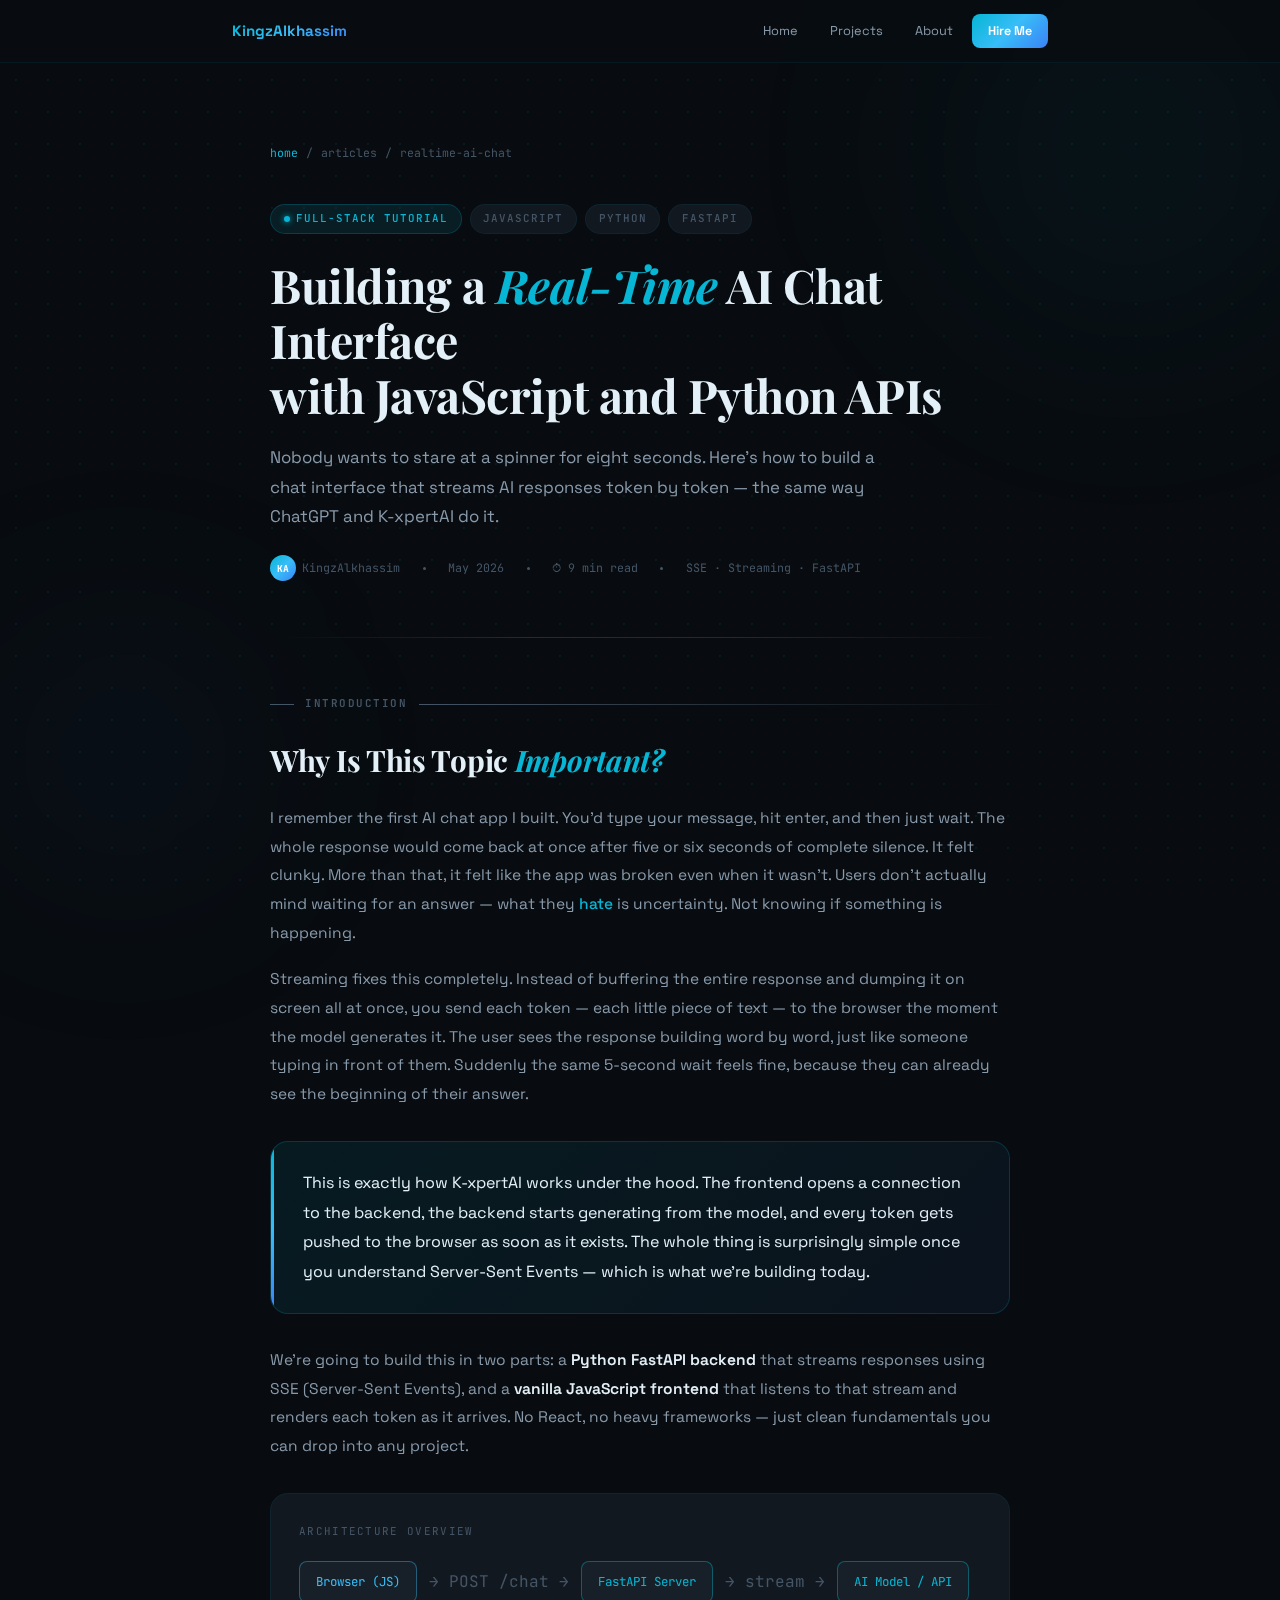
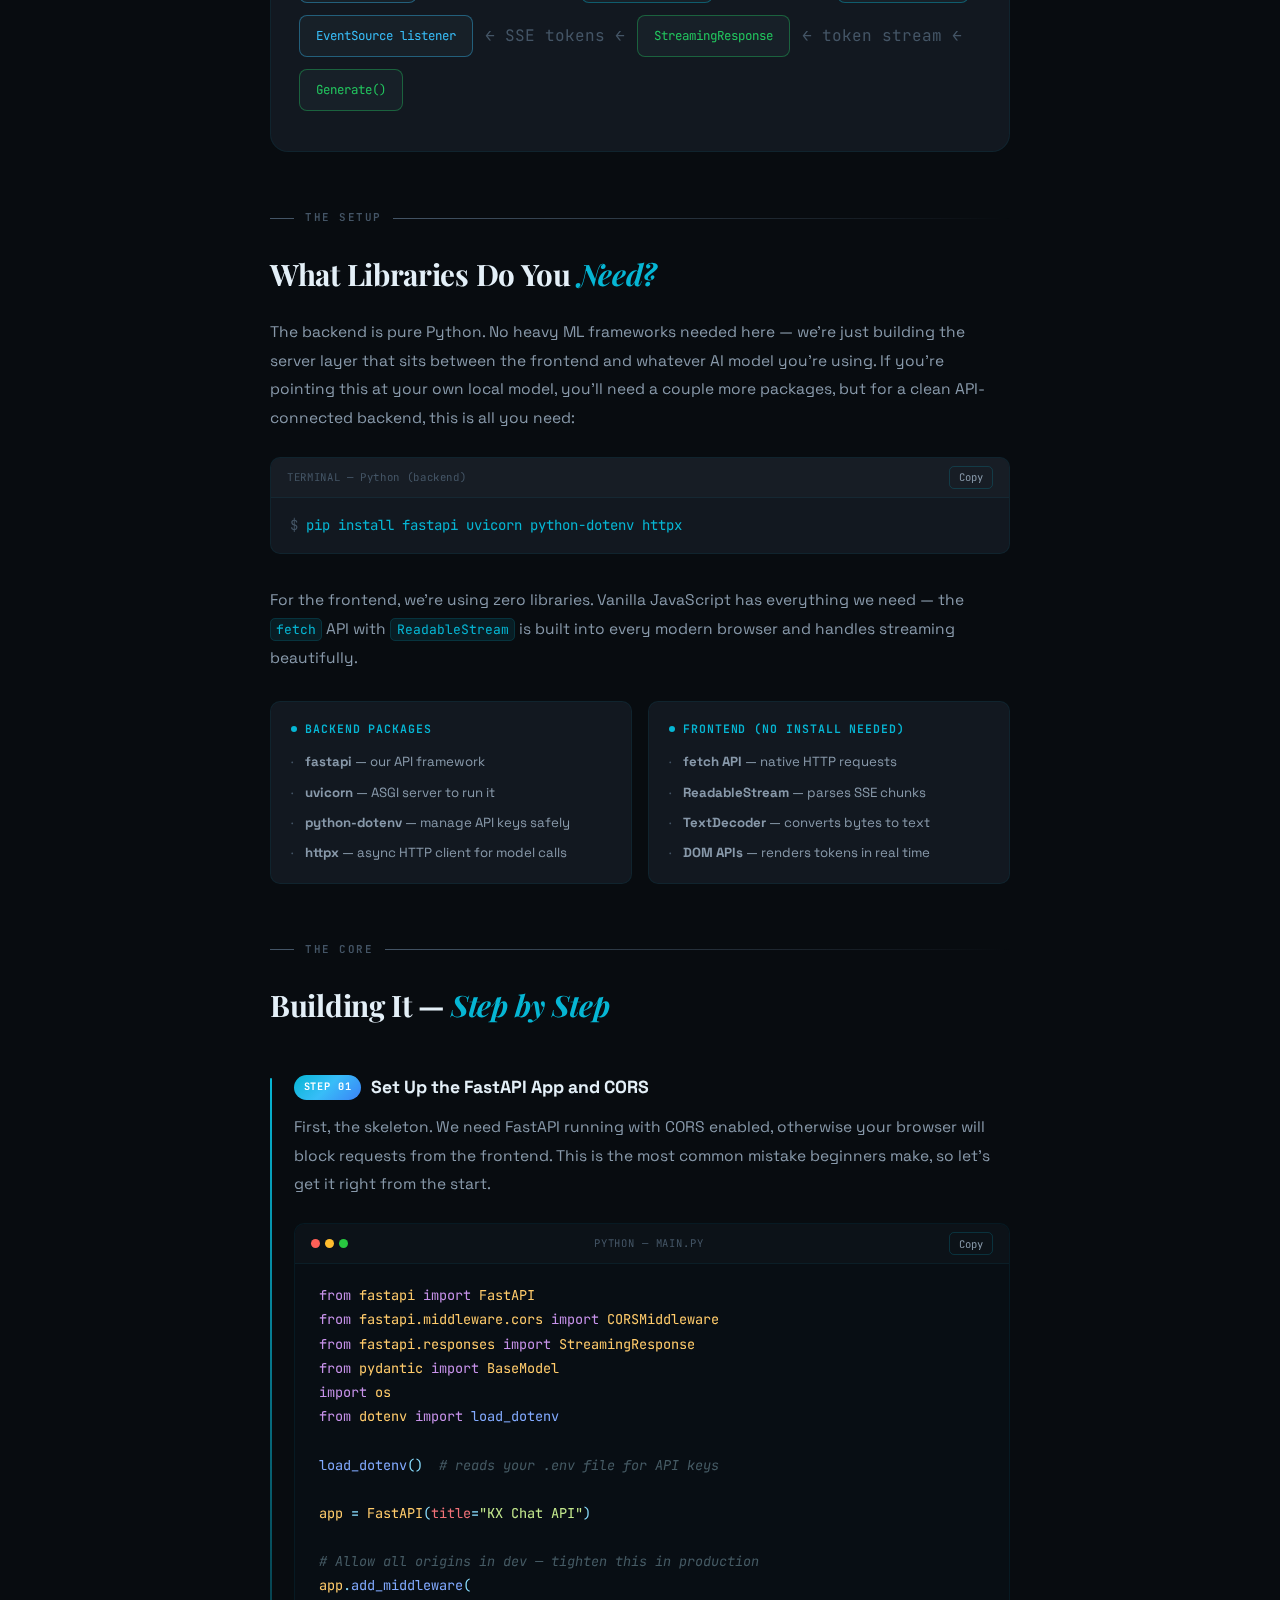
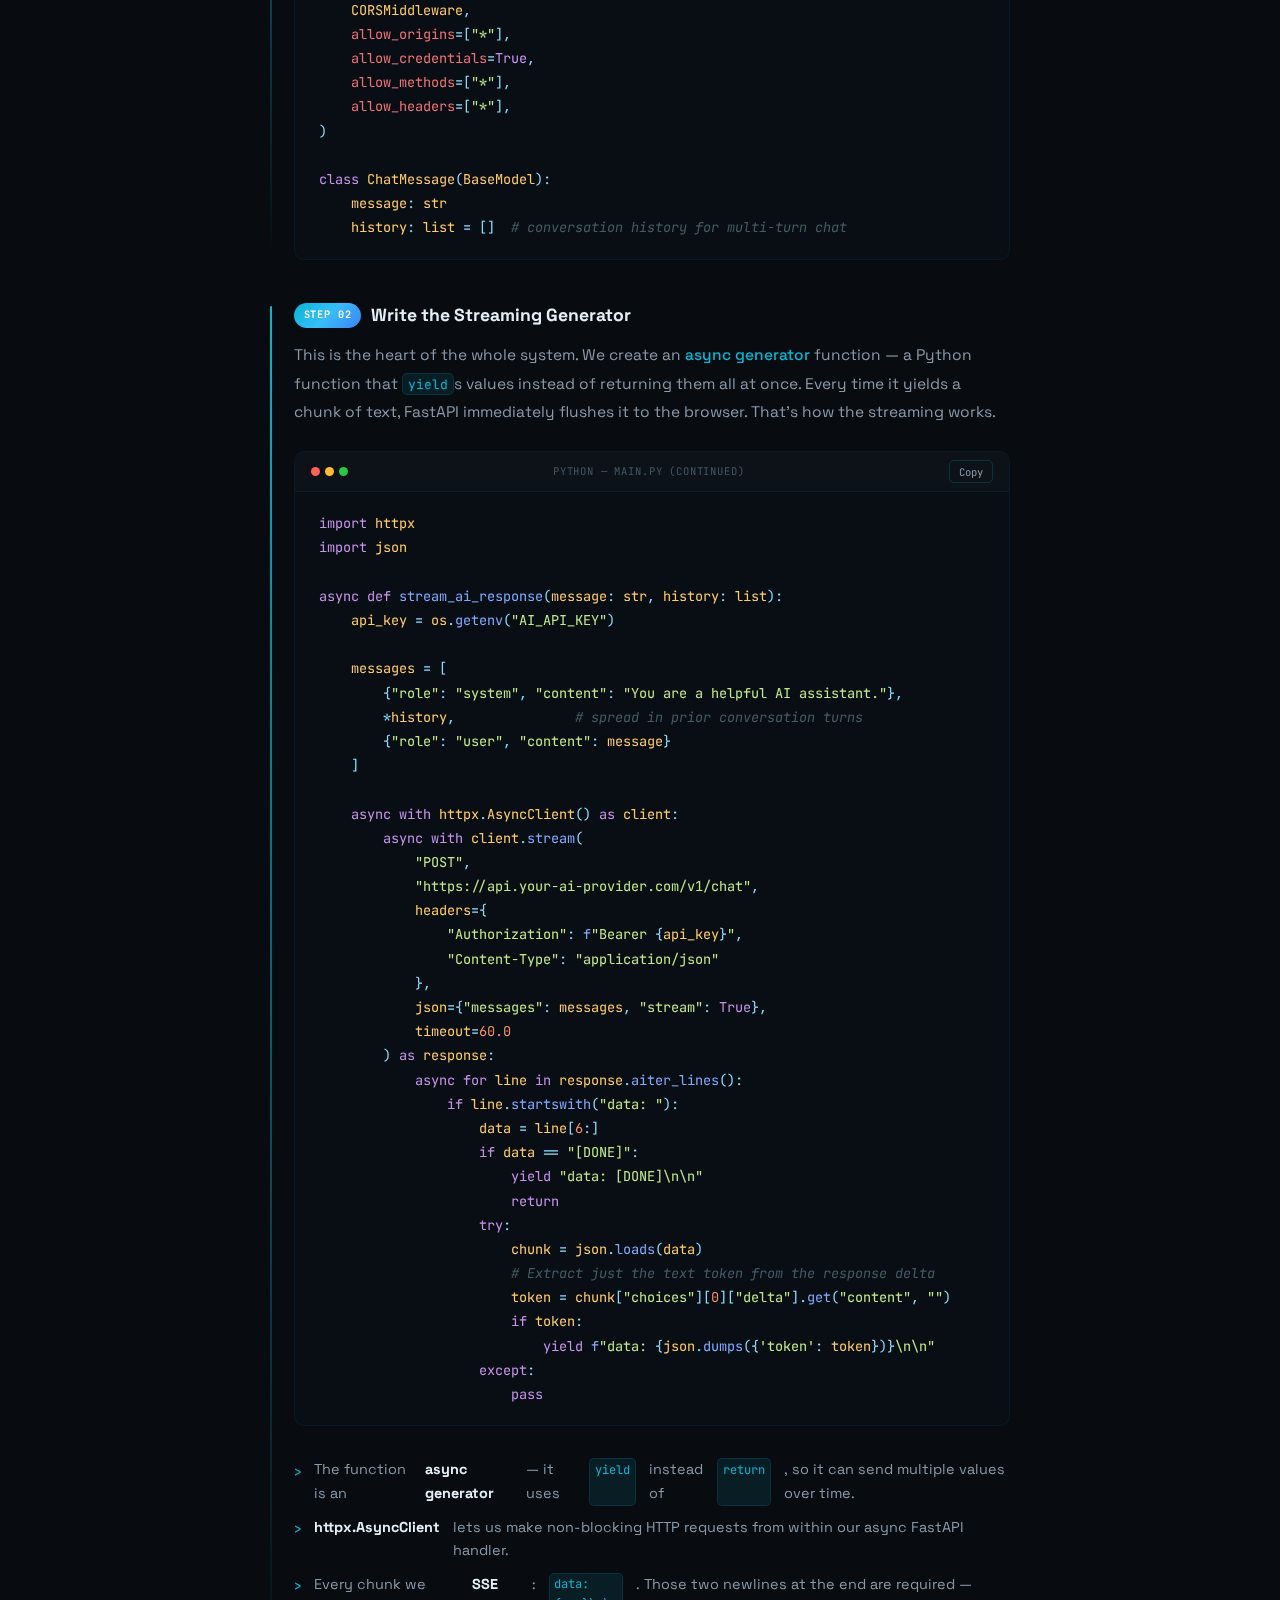
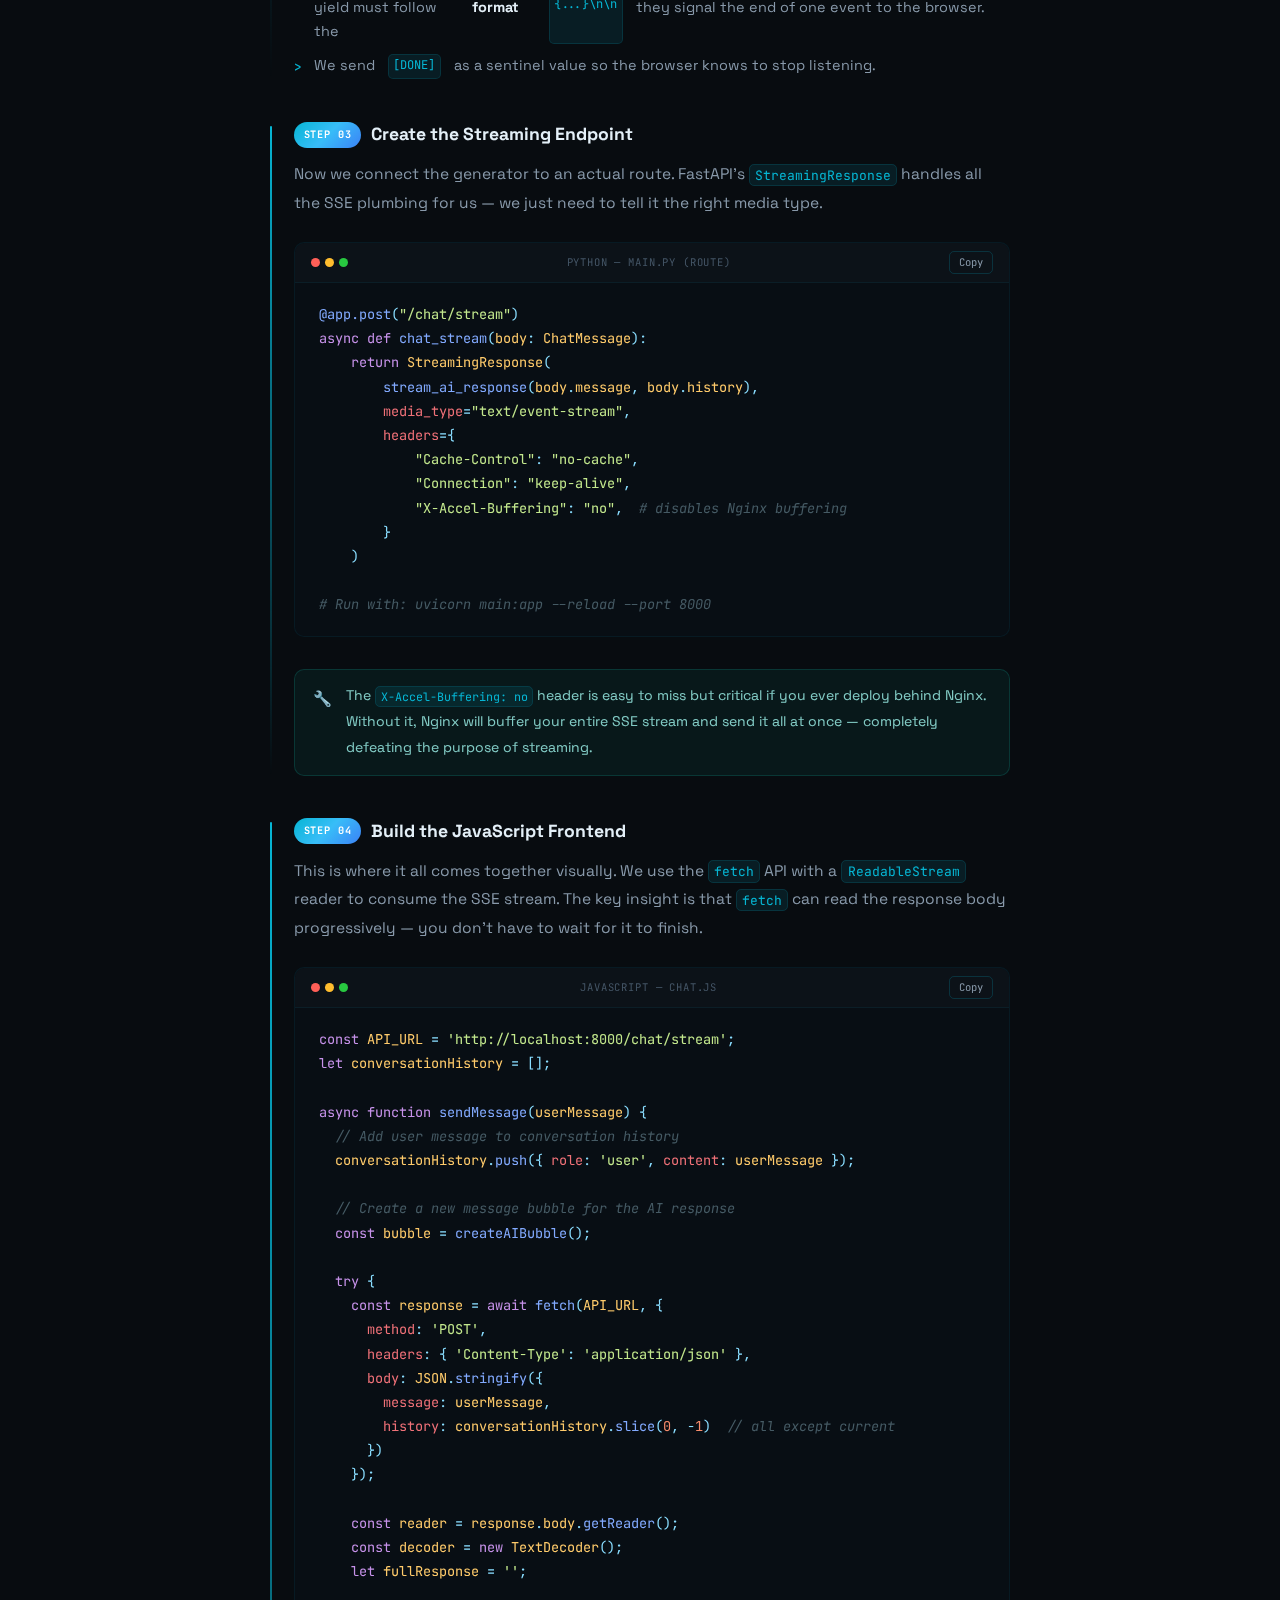
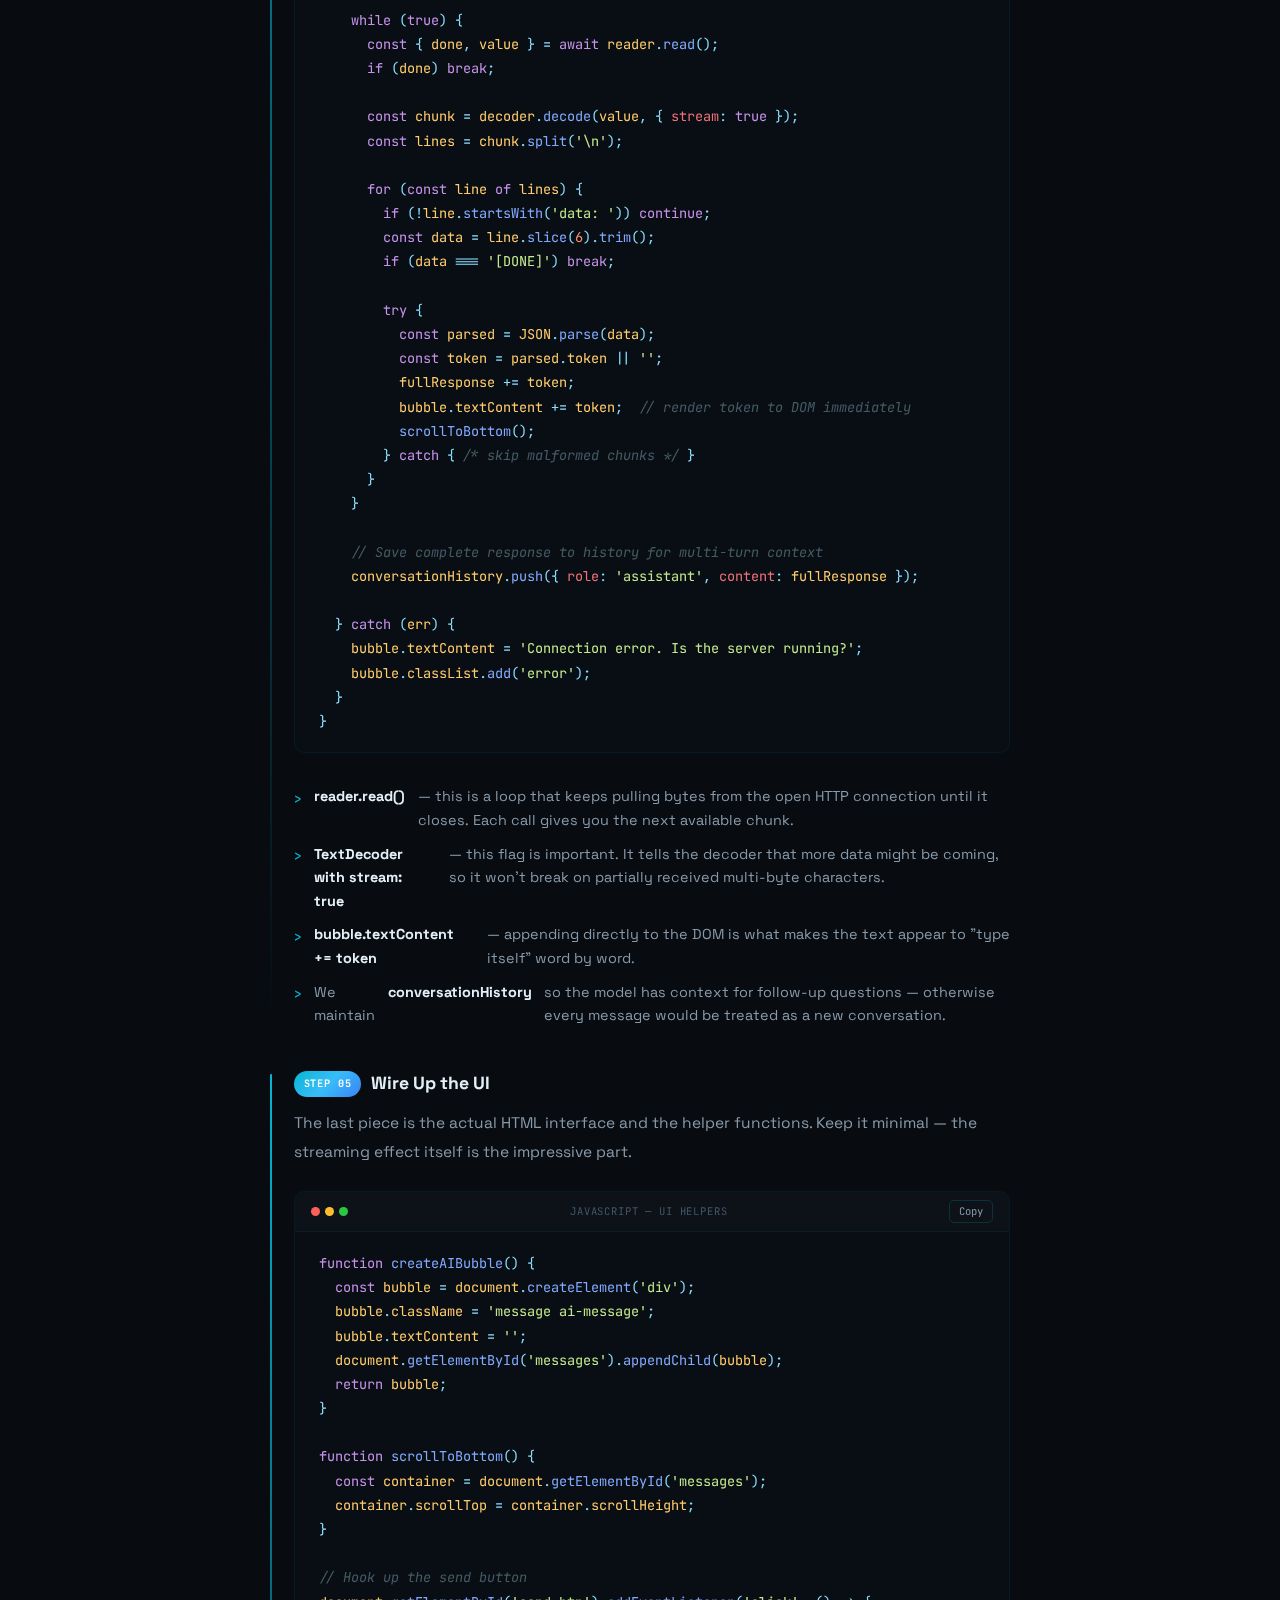
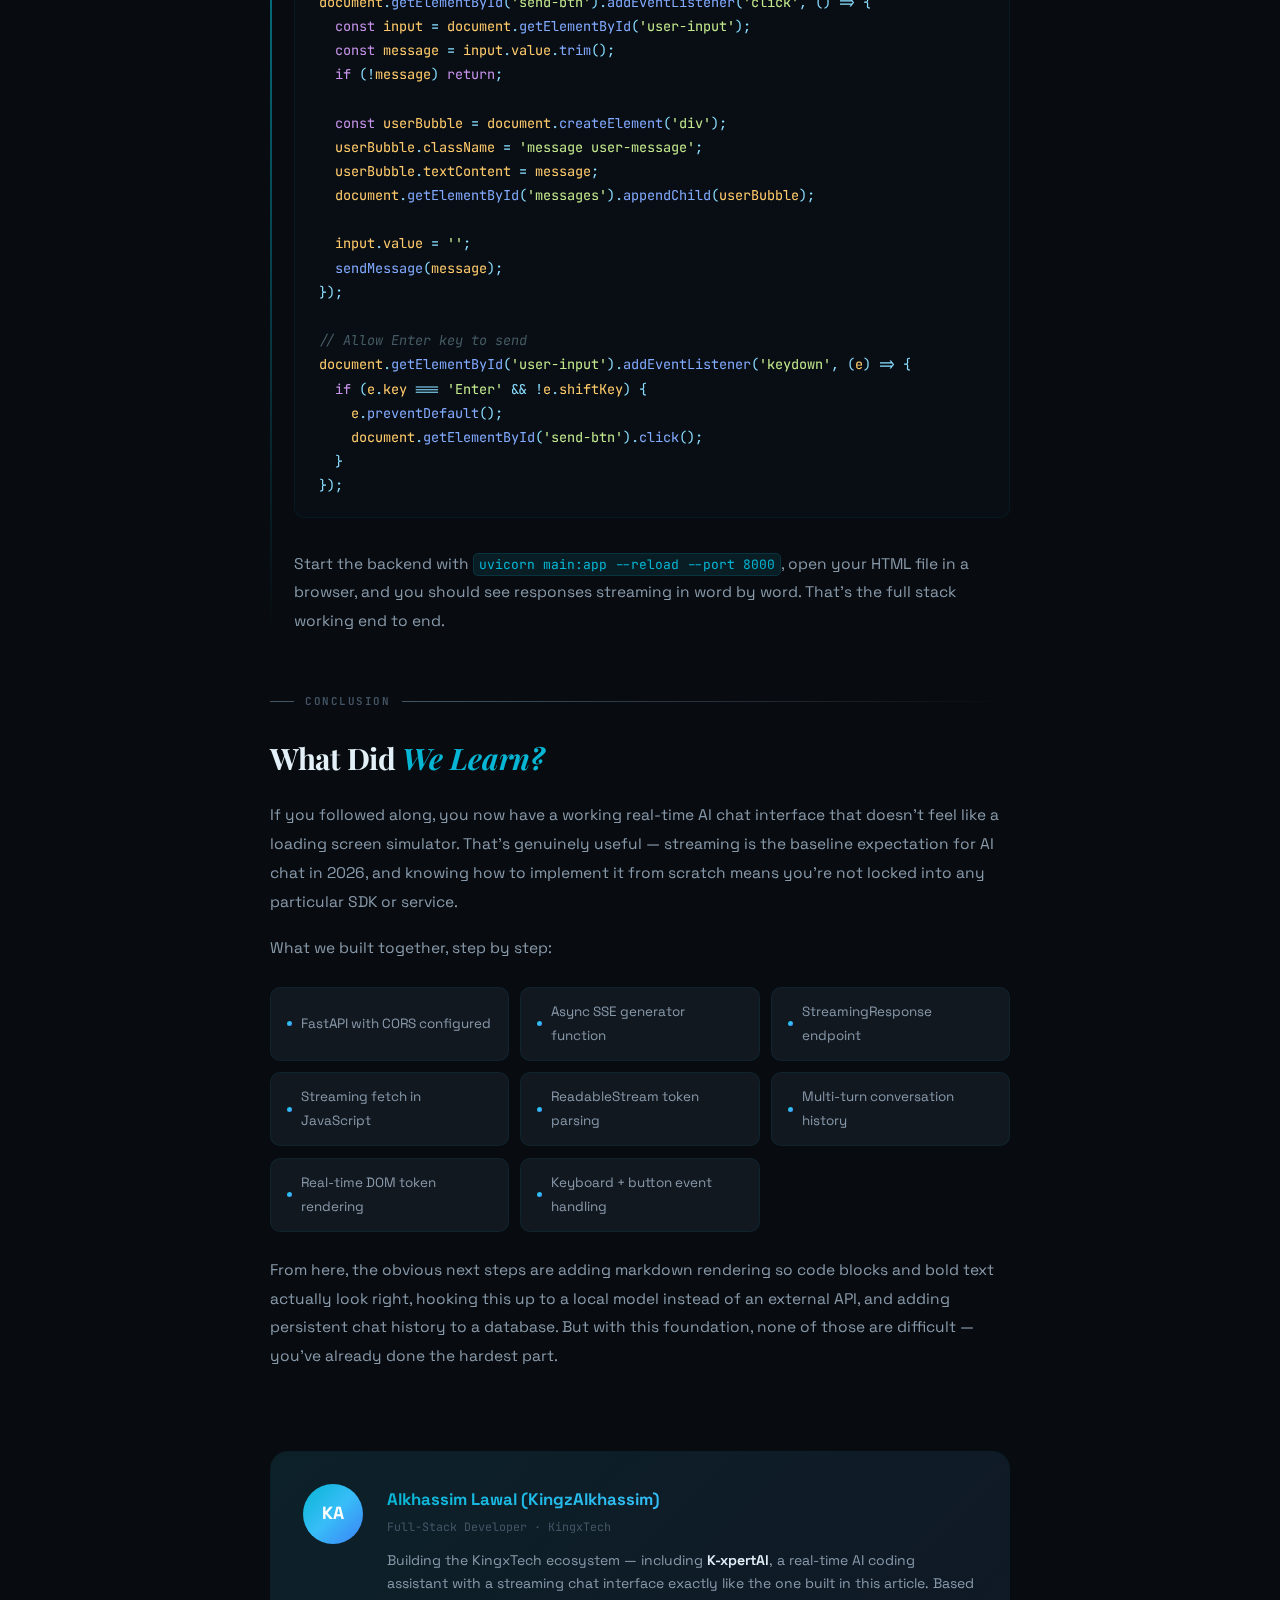
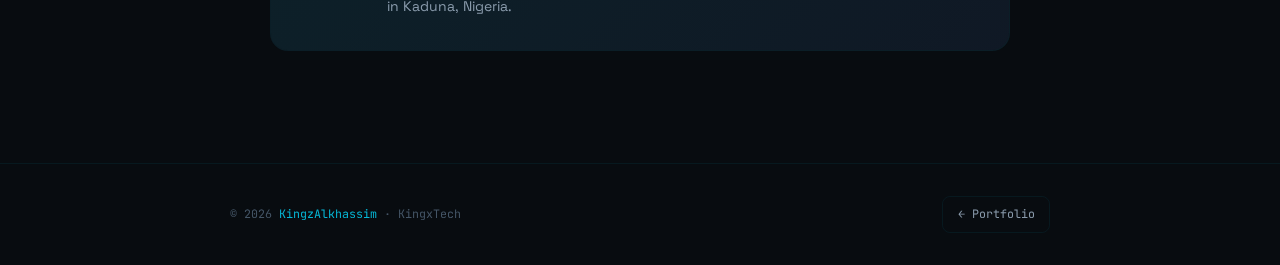
<file: articrealtime-chat-interface.htm>
<!DOCTYPE html>
<html lang="en">
<head>
  <meta charset="UTF-8" />
  <meta name="viewport" content="width=device-width, initial-scale=1.0" />
  <title>Building a Real-Time AI Chat Interface with JS and Python — KingzAlkhassim</title>
  <meta name="description" content="A practical step-by-step guide to building a streaming AI chat interface using FastAPI on the backend and vanilla JavaScript on the frontend." />
  <link rel="preconnect" href="https://fonts.googleapis.com" />
  <link rel="preconnect" href="https://fonts.gstatic.com" crossorigin />
  <link href="https://fonts.googleapis.com/css2?family=Space+Grotesk:wght@300;400;500;600;700&family=JetBrains+Mono:ital,wght@0,400;0,500;0,600;1,400&family=Playfair+Display:ital,wght@0,700;0,800;1,700&display=swap" rel="stylesheet" />

  <style>
    :root {
      --bg:        #080c10;
      --bg2:       #0d1218;
      --bg3:       #121820;
      --bg4:       #172028;
      --border:    rgba(6,182,212,.08);
      --border-hi: rgba(6,182,212,.2);

      --text:      #e4f0f8;
      --text-2:    #8899aa;
      --text-3:    #445566;

      --cyan:      #06b6d4;
      --sky:       #38bdf8;
      --teal:      #14b8a6;
      --blue:      #3b82f6;
      --green:     #22c55e;
      --purple:    #a855f7;

      --grad:       linear-gradient(135deg, var(--cyan), var(--sky), var(--blue));
      --grad-warm:  linear-gradient(135deg, var(--teal), var(--cyan));
      --grad-soft:  linear-gradient(135deg, rgba(6,182,212,.09), rgba(59,130,246,.06));

      --r:          10px;
      --r-lg:       18px;

      --body:       'Space Grotesk', sans-serif;
      --display:    'Playfair Display', serif;
      --mono:       'JetBrains Mono', monospace;
    }

    *, *::before, *::after { box-sizing: border-box; margin: 0; padding: 0; }
    html { scroll-behavior: smooth; }

    body {
      background: var(--bg);
      color: var(--text);
      font-family: var(--body);
      font-size: 16px;
      line-height: 1.8;
      overflow-x: hidden;
    }
    a { color: inherit; text-decoration: none; }

    /* Dot grid */
    body::before {
      content: '';
      position: fixed; inset: 0;
      background-image: radial-gradient(rgba(6,182,212,.12) 1px, transparent 1px);
      background-size: 32px 32px;
      pointer-events: none; z-index: 0; opacity: .6;
    }

    /* Glow blobs */
    .blob {
      position: fixed; border-radius: 50%;
      pointer-events: none; z-index: 0;
      filter: blur(100px);
      animation: swim 20s ease-in-out infinite alternate;
    }
    .b1 { width:600px; height:600px; top:-150px; right:-150px;
          background: radial-gradient(circle, rgba(6,182,212,.07), transparent 65%); }
    .b2 { width:450px; height:450px; bottom:-80px; left:-100px;
          background: radial-gradient(circle, rgba(59,130,246,.06), transparent 65%);
          animation-delay: -10s; }
    @keyframes swim {
      from { transform: scale(1) translate(0,0); }
      to   { transform: scale(1.08) translate(50px,-40px); }
    }

    /* ─ NAV ─ */
    nav {
      position: sticky; top: 0; z-index: 100;
      background: rgba(8,12,16,.88);
      backdrop-filter: blur(20px);
      border-bottom: 1px solid var(--border);
    }
    .nav-inner {
      max-width: 880px; margin: 0 auto;
      display: flex; align-items: center;
      justify-content: space-between;
      height: 62px;
      padding: 0 clamp(1.25rem, 4vw, 2rem);
    }
    .nav-logo {
      font-family: var(--body);
      font-weight: 700; font-size: .95rem;
      background: var(--grad);
      -webkit-background-clip: text; -webkit-text-fill-color: transparent;
      background-clip: text;
    }
    .nav-r { display: flex; align-items: center; gap: .4rem; }
    .nl {
      font-size: .8rem; color: var(--text-2);
      padding: .38rem .8rem; border-radius: 8px;
      transition: color .2s, background .2s;
    }
    .nl:hover { color: var(--text); background: var(--bg3); }
    .nc {
      font-size: .78rem; font-weight: 600;
      padding: .38rem 1rem; border-radius: 8px;
      background: var(--grad); color: #fff;
      -webkit-text-fill-color: #fff;
      transition: opacity .2s, transform .2s;
    }
    .nc:hover { opacity: .85; transform: translateY(-1px); }
    @media(max-width:540px){ .nl{display:none;} }

    /* ─ PROGRESS ─ */
    #pg {
      position: fixed; top: 0; left: 0;
      height: 2px; background: var(--grad);
      z-index: 200; width: 0;
      transition: width .08s linear;
    }

    /* ─ MAIN ─ */
    main {
      position: relative; z-index: 1;
      max-width: 820px; margin: 0 auto;
      padding: clamp(2.5rem,8vw,5rem) clamp(1.25rem,5vw,2.5rem) 7rem;
    }

    /* ─ BREADCRUMB ─ */
    .crumb {
      font-family: var(--mono); font-size: .72rem;
      color: var(--text-3); display: flex; gap: .5rem;
      margin-bottom: 2.5rem;
      animation: rise .5s ease both;
    }
    .crumb a { color: var(--cyan); transition: color .2s; }
    .crumb a:hover { color: var(--sky); }

    /* ─ HERO ─ */
    .hero { margin-bottom: 3.5rem; animation: rise .55s ease both; }

    .tag-row {
      display: flex; flex-wrap: wrap; gap: .5rem;
      margin-bottom: 1.5rem;
    }
    .tag {
      font-family: var(--mono); font-size: .68rem;
      font-weight: 500; letter-spacing: .09em;
      text-transform: uppercase; padding: .28rem .8rem;
      border-radius: 100px;
    }
    .tag-live {
      color: var(--cyan); background: rgba(6,182,212,.1);
      border: 1px solid rgba(6,182,212,.22);
      display: flex; align-items: center; gap: .4rem;
    }
    .live-dot {
      width: 6px; height: 6px; border-radius: 50%;
      background: var(--cyan); box-shadow: 0 0 6px var(--cyan);
      animation: pulse 2s infinite;
    }
    @keyframes pulse { 0%,100%{opacity:1;} 50%{opacity:.25;} }
    .tag-plain {
      color: var(--text-3); background: var(--bg3);
      border: 1px solid var(--border);
    }

    h1 {
      font-family: var(--display);
      font-size: clamp(1.75rem, 5vw, 2.9rem);
      font-weight: 700; line-height: 1.18;
      letter-spacing: -.01em;
      margin-bottom: 1.3rem;
    }
    h1 em {
      font-style: italic; color: var(--cyan);
      -webkit-text-fill-color: var(--cyan);
    }

    .hero-sub {
      font-size: 1.05rem; color: var(--text-2);
      line-height: 1.75; max-width: 620px;
      margin-bottom: 1.5rem;
    }

    .hero-meta {
      display: flex; flex-wrap: wrap;
      gap: .5rem 1.4rem; align-items: center;
      font-family: var(--mono); font-size: .73rem;
      color: var(--text-3);
    }
    .hm-pair { display: flex; align-items: center; gap: .4rem; }
    .hm-av {
      width: 26px; height: 26px; border-radius: 50%;
      background: var(--grad); display: flex;
      align-items: center; justify-content: center;
      font-size: .6rem; font-weight: 700; color: #fff;
    }
    .sep { width: 3px; height: 3px; border-radius: 50%; background: var(--text-3); }

    /* ─ DIVIDER ─ */
    .dv {
      height: 1px; margin: 2rem 0 3rem;
      background: linear-gradient(90deg, transparent, var(--cyan) 35%, var(--blue) 65%, transparent);
      opacity: .25;
    }

    /* ─ SECTION LABELS ─ */
    .sl {
      font-family: var(--mono); font-size: .68rem;
      font-weight: 600; letter-spacing: .14em;
      text-transform: uppercase; color: var(--text-3);
      display: flex; align-items: center; gap: .7rem;
      margin-bottom: 1.2rem; margin-top: 3.5rem;
    }
    .sl::before { content:''; width:24px; height:1px; background:var(--text-3); }
    .sl::after  { content:''; flex:1; height:1px; background:linear-gradient(90deg,var(--text-3),transparent); }

    /* ─ HEADINGS ─ */
    h2 {
      font-family: var(--display);
      font-size: clamp(1.3rem, 3.5vw, 1.85rem);
      font-weight: 700; letter-spacing: -.01em;
      color: var(--text); margin-bottom: 1.1rem;
    }
    h2 .hl { color: var(--cyan); font-style: italic; }

    h3 {
      font-family: var(--body);
      font-size: 1.1rem; font-weight: 700;
      color: var(--text);
      margin: 2.5rem 0 .6rem;
      display: flex; align-items: center; gap: .6rem;
    }
    .sn {
      font-family: var(--mono); font-size: .64rem;
      font-weight: 600; letter-spacing: .08em;
      background: var(--grad); color: #fff;
      padding: .23rem .6rem; border-radius: 100px;
    }

    /* ─ BODY TEXT ─ */
    p {
      color: var(--text-2); font-size: .97rem;
      line-height: 1.85; margin-bottom: 1.1rem;
    }
    p strong { color: var(--text); font-weight: 600; }
    p em { color: var(--cyan); font-style: normal; font-weight: 500; }

    /* ─ INTRO CALLOUT ─ */
    .intro-box {
      background: var(--grad-soft);
      border: 1px solid var(--border-hi);
      border-radius: var(--r-lg);
      padding: 1.65rem 2rem; margin: 2rem 0;
      position: relative; overflow: hidden;
    }
    .intro-box::before {
      content:''; position:absolute;
      left:0;top:0;width:3px;height:100%;
      background:var(--grad); border-radius:3px 0 0 3px;
    }
    .intro-box p { margin:0; color: var(--text); font-size:1rem; }

    /* ─ INSTALL ─ */
    .inst {
      background: var(--bg3);
      border: 1px solid var(--border);
      border-radius: var(--r);
      overflow: hidden; margin: 1.5rem 0 2rem;
    }
    .inst-top {
      display:flex; align-items:center; justify-content:space-between;
      padding:.5rem 1rem;
      background:rgba(255,255,255,.025);
      border-bottom:1px solid var(--border);
    }
    .inst-top span { font-family:var(--mono); font-size:.67rem; letter-spacing:.06em; color:var(--text-3); }
    .cb2 {
      background:none; border:1px solid var(--border-hi);
      color:var(--text-2); font-family:var(--mono); font-size:.66rem;
      padding:.22rem .55rem; border-radius:5px; cursor:pointer; transition:all .2s;
    }
    .cb2:hover { border-color:var(--cyan); color:var(--cyan); }
    .cb2.ok   { border-color:var(--green); color:var(--green); }
    .inst-body {
      padding:.95rem 1.2rem; font-family:var(--mono);
      font-size:.875rem; color:var(--cyan); overflow-x:auto;
    }
    .inst-body .pfx { color:var(--text-3); user-select:none; }

    /* ─ CODE BLOCK ─ */
    .cd {
      background: #080e14;
      border: 1px solid var(--border);
      border-radius: var(--r);
      overflow: hidden; margin: 1.5rem 0 2rem;
      transition: border-color .2s;
    }
    .cd:hover { border-color: var(--border-hi); }
    .cd-top {
      display:flex; align-items:center; justify-content:space-between;
      padding:.5rem 1rem;
      background:rgba(255,255,255,.02);
      border-bottom:1px solid var(--border);
    }
    .dots2 { display:flex; gap:5px; }
    .dots2 span { width:9px; height:9px; border-radius:50%; }
    .dots2 span:nth-child(1){background:#ff5f57;}
    .dots2 span:nth-child(2){background:#ffbd2e;}
    .dots2 span:nth-child(3){background:#28c840;}
    .lang { font-family:var(--mono); font-size:.66rem; text-transform:uppercase; letter-spacing:.08em; color:var(--text-3); }
    .cd-body { padding:1.2rem 1.5rem; overflow-x:auto; }
    .cd-body pre {
      font-family:var(--mono); font-size:.85rem;
      line-height:1.78; color:var(--text);
      white-space:pre; tab-size:4;
    }

    /* syntax */
    .kw  { color: #c792ea; }
    .fn  { color: #82aaff; }
    .str { color: #c3e88d; }
    .cm  { color: #455a64; font-style:italic; }
    .num { color: #f78c6c; }
    .cls { color: #ffcb6b; }
    .op  { color: #89ddff; }
    .pn  { color: #89ddff; }
    .dec { color: #82aaff; }
    .prop{ color: #f07178; }

    /* ─ EXPLAIN LIST ─ */
    .el { list-style:none; display:flex; flex-direction:column; gap:.6rem; margin:.9rem 0 1.5rem; }
    .el li {
      display:flex; gap:.8rem;
      font-size:.9rem; color:var(--text-2); line-height:1.65;
    }
    .el li::before { content:'›'; color:var(--cyan); font-size:1rem; flex-shrink:0; margin-top:-.05rem; }
    .el li strong { color:var(--text); }

    /* ─ TWO COLUMN ─ */
    .two-col {
      display: grid;
      grid-template-columns: 1fr 1fr;
      gap: 1rem; margin: 1.75rem 0;
    }
    @media(max-width:540px){ .two-col{grid-template-columns:1fr;} }
    .col-card {
      background: var(--bg3);
      border: 1px solid var(--border);
      border-radius: var(--r);
      padding: 1.1rem 1.25rem;
    }
    .col-card-head {
      font-family: var(--mono); font-size: .72rem;
      font-weight: 600; letter-spacing: .08em;
      text-transform: uppercase; color: var(--cyan);
      margin-bottom: .65rem;
      display: flex; align-items: center; gap: .5rem;
    }
    .col-card-head span { width: 6px; height: 6px; border-radius: 50%; background: var(--cyan); }
    .col-card ul { list-style: none; display: flex; flex-direction: column; gap: .4rem; }
    .col-card li { font-size: .83rem; color: var(--text-2); padding-left: .9rem; position: relative; }
    .col-card li::before { content:'·'; position:absolute; left:0; color:var(--text-3); }

    /* ─ NOTE ─ */
    .nt {
      display:flex; gap:.85rem;
      background: rgba(20,184,166,.07);
      border:1px solid rgba(20,184,166,.2);
      border-radius:var(--r);
      padding:.85rem 1.15rem; margin:1.5rem 0;
    }
    .nt-i { font-size:.95rem; flex-shrink:0; margin-top:.1rem; }
    .nt p { margin:0; font-size:.875rem; color: rgba(153,236,228,.85); }

    /* ─ STEP LINE ─ */
    .step {
      padding-left: 1.5rem; position: relative; margin-bottom: .5rem;
    }
    .step::before {
      content:''; position:absolute; left:0; top:.4rem;
      width:2px; height:calc(100% - .4rem);
      background: linear-gradient(180deg, var(--cyan), transparent);
      border-radius:2px;
    }

    /* ─ ARCHITECTURE DIAGRAM ─ */
    .arch {
      background: var(--bg3);
      border: 1px solid var(--border);
      border-radius: var(--r-lg);
      padding: 1.75rem; margin: 2rem 0;
      font-family: var(--mono); font-size: .82rem;
    }
    .arch-title {
      font-size: .68rem; letter-spacing: .12em;
      text-transform: uppercase; color: var(--text-3);
      margin-bottom: 1.25rem;
    }
    .arch-row {
      display: flex; align-items: center;
      gap: .75rem; flex-wrap: wrap; margin-bottom: .75rem;
    }
    .arch-box {
      background: var(--bg4);
      border: 1px solid var(--border-hi);
      border-radius: 8px; padding: .55rem 1rem;
      color: var(--text); font-size: .78rem;
    }
    .arch-box.cyan { border-color: rgba(6,182,212,.4); color: var(--cyan); }
    .arch-box.sky  { border-color: rgba(56,189,248,.4); color: var(--sky); }
    .arch-box.grn  { border-color: rgba(34,197,94,.4); color: var(--green); }
    .arch-arrow { color: var(--text-3); font-size: 1rem; }

    /* ─ CONCLUSION GRID ─ */
    .cg {
      display: grid;
      grid-template-columns: repeat(auto-fill, minmax(215px,1fr));
      gap: .7rem; margin: 1.5rem 0;
    }
    .cg-i {
      background: var(--bg3);
      border: 1px solid var(--border);
      border-radius: var(--r);
      padding: .75rem 1rem;
      font-size: .84rem; color: var(--text-2);
      display: flex; align-items: center; gap: .55rem;
      transition: border-color .2s;
    }
    .cg-i:hover { border-color: var(--border-hi); }
    .cg-i::before {
      content:''; width:5px; height:5px;
      border-radius:50%; background:var(--grad); flex-shrink:0;
    }

    /* ─ AUTHOR ─ */
    .author {
      margin-top: 5rem;
      background: var(--bg2);
      border: 1px solid var(--border);
      border-radius: var(--r-lg);
      padding: 2rem;
      display: flex; gap: 1.5rem; align-items: flex-start;
      position: relative; overflow: hidden;
    }
    .author::before {
      content:''; position:absolute; inset:0;
      background: var(--grad-soft); pointer-events:none;
    }
    .av {
      width:60px; height:60px; border-radius:50%;
      background: var(--grad); flex-shrink:0;
      display:flex; align-items:center; justify-content:center;
      font-family:var(--body); font-weight:700; font-size:1.1rem;
      color:#fff; position:relative; z-index:1;
    }
    .ai { position:relative; z-index:1; }
    .an {
      font-family:var(--body); font-weight:700; font-size:1.05rem;
      background:var(--grad);
      -webkit-background-clip:text; -webkit-text-fill-color:transparent;
      background-clip:text; margin-bottom:.2rem;
    }
    .ar { font-family:var(--mono); font-size:.73rem; color:var(--text-3); margin-bottom:.65rem; }
    .ab { font-size:.875rem; color:var(--text-2); line-height:1.65; margin:0; }
    @media(max-width:500px){ .author{flex-direction:column;} }

    /* ─ FOOTER ─ */
    footer {
      position:relative; z-index:1;
      border-top:1px solid var(--border);
      padding: 2rem clamp(1.25rem,5vw,4rem);
    }
    .fi {
      max-width:820px; margin:0 auto;
      display:flex; align-items:center;
      justify-content:space-between; flex-wrap:wrap; gap:1rem;
    }
    .ft { font-family:var(--mono); font-size:.73rem; color:var(--text-3); }
    .ft a { color:var(--cyan); transition:color .2s; }
    .ft a:hover { color:var(--sky); }
    .bk {
      font-family:var(--mono); font-size:.73rem;
      color:var(--text-2); display:flex; align-items:center; gap:.4rem;
      padding:.45rem .9rem; border:1px solid var(--border); border-radius:8px;
      transition:all .2s;
    }
    .bk:hover { border-color:var(--cyan); color:var(--cyan); }

    /* ─ ANIMS ─ */
    @keyframes rise {
      from{opacity:0;transform:translateY(15px);}
      to  {opacity:1;transform:translateY(0);}
    }
    main > * { animation: rise .5s ease both; }
    main > *:nth-child(2){animation-delay:.07s;}
    main > *:nth-child(3){animation-delay:.13s;}
    main > *:nth-child(4){animation-delay:.19s;}

    code {
      font-family:var(--mono); font-size:.84em;
      background:rgba(6,182,212,.1); color:var(--cyan);
      padding:.14em .4em; border-radius:5px;
      border:1px solid rgba(6,182,212,.15);
    }
  </style>
</head>
<body>
<div class="blob b1"></div>
<div class="blob b2"></div>
<div id="pg"></div>

<!-- NAV -->
<nav>
  <div class="nav-inner">
    <a href="https://kingzalkhasim.netlify.app" class="nav-logo">KingzAlkhassim</a>
    <div class="nav-r">
      <a href="https://kingzalkhasim.netlify.app/#home" class="nl">Home</a>
      <a href="https://kingzalkhasim.netlify.app/#projects" class="nl">Projects</a>
      <a href="https://kingzalkhasim.netlify.app/#about" class="nl">About</a>
      <a href="https://kingzalkhasim.netlify.app/#contact" class="nc">Hire Me</a>
    </div>
  </div>
</nav>

<main>

  <div class="crumb">
    <a href="https://kingzalkhasim.netlify.app">home</a>
    <span>/</span><span>articles</span>
    <span>/</span><span>realtime-ai-chat</span>
  </div>

  <header class="hero">
    <div class="tag-row">
      <span class="tag tag-live"><span class="live-dot"></span>Full-Stack Tutorial</span>
      <span class="tag tag-plain">JavaScript</span>
      <span class="tag tag-plain">Python</span>
      <span class="tag tag-plain">FastAPI</span>
    </div>
    <h1>Building a <em>Real-Time</em> AI Chat Interface<br />with JavaScript and Python APIs</h1>
    <p class="hero-sub">Nobody wants to stare at a spinner for eight seconds. Here's how to build a chat interface that streams AI responses token by token — the same way ChatGPT and K-xpertAI do it.</p>
    <div class="hero-meta">
      <div class="hm-pair"><div class="hm-av">KA</div><span>KingzAlkhassim</span></div>
      <div class="sep"></div>
      <span>May 2026</span>
      <div class="sep"></div>
      <span>⏱ 9 min read</span>
      <div class="sep"></div>
      <span>SSE · Streaming · FastAPI</span>
    </div>
  </header>

  <div class="dv"></div>

  <!-- INTRO -->
  <div class="sl">Introduction</div>
  <h2>Why Is This Topic <span class="hl">Important?</span></h2>

  <p>I remember the first AI chat app I built. You'd type your message, hit enter, and then just wait. The whole response would come back at once after five or six seconds of complete silence. It felt clunky. More than that, it felt like the app was broken even when it wasn't. Users don't actually mind waiting for an answer — what they <em>hate</em> is uncertainty. Not knowing if something is happening.</p>

  <p>Streaming fixes this completely. Instead of buffering the entire response and dumping it on screen all at once, you send each token — each little piece of text — to the browser the moment the model generates it. The user sees the response building word by word, just like someone typing in front of them. Suddenly the same 5-second wait feels fine, because they can already see the beginning of their answer.</p>

  <div class="intro-box">
    <p>This is exactly how K-xpertAI works under the hood. The frontend opens a connection to the backend, the backend starts generating from the model, and every token gets pushed to the browser as soon as it exists. The whole thing is surprisingly simple once you understand Server-Sent Events — which is what we're building today.</p>
  </div>

  <p>We're going to build this in two parts: a <strong>Python FastAPI backend</strong> that streams responses using SSE (Server-Sent Events), and a <strong>vanilla JavaScript frontend</strong> that listens to that stream and renders each token as it arrives. No React, no heavy frameworks — just clean fundamentals you can drop into any project.</p>

  <!-- ARCHITECTURE -->
  <div class="arch">
    <div class="arch-title">Architecture Overview</div>
    <div class="arch-row">
      <div class="arch-box sky">Browser (JS)</div>
      <span class="arch-arrow">→ POST /chat →</span>
      <div class="arch-box cyan">FastAPI Server</div>
      <span class="arch-arrow">→ stream →</span>
      <div class="arch-box cyan">AI Model / API</div>
    </div>
    <div class="arch-row">
      <div class="arch-box sky">EventSource listener</div>
      <span class="arch-arrow">← SSE tokens ←</span>
      <div class="arch-box grn">StreamingResponse</div>
      <span class="arch-arrow">← token stream ←</span>
      <div class="arch-box grn">Generate()</div>
    </div>
  </div>

  <!-- SETUP -->
  <div class="sl">The Setup</div>
  <h2>What Libraries Do You <span class="hl">Need?</span></h2>

  <p>The backend is pure Python. No heavy ML frameworks needed here — we're just building the server layer that sits between the frontend and whatever AI model you're using. If you're pointing this at your own local model, you'll need a couple more packages, but for a clean API-connected backend, this is all you need:</p>

  <div class="inst">
    <div class="inst-top">
      <span>TERMINAL — Python (backend)</span>
      <button class="cb2" onclick="cp(this,'pip install fastapi uvicorn python-dotenv httpx')">Copy</button>
    </div>
    <div class="inst-body">
      <span class="pfx">$ </span>pip install fastapi uvicorn python-dotenv httpx
    </div>
  </div>

  <p>For the frontend, we're using zero libraries. Vanilla JavaScript has everything we need — the <code>fetch</code> API with <code>ReadableStream</code> is built into every modern browser and handles streaming beautifully.</p>

  <div class="two-col">
    <div class="col-card">
      <div class="col-card-head"><span></span>Backend packages</div>
      <ul>
        <li><strong>fastapi</strong> — our API framework</li>
        <li><strong>uvicorn</strong> — ASGI server to run it</li>
        <li><strong>python-dotenv</strong> — manage API keys safely</li>
        <li><strong>httpx</strong> — async HTTP client for model calls</li>
      </ul>
    </div>
    <div class="col-card">
      <div class="col-card-head"><span></span>Frontend (no install needed)</div>
      <ul>
        <li><strong>fetch API</strong> — native HTTP requests</li>
        <li><strong>ReadableStream</strong> — parses SSE chunks</li>
        <li><strong>TextDecoder</strong> — converts bytes to text</li>
        <li><strong>DOM APIs</strong> — renders tokens in real time</li>
      </ul>
    </div>
  </div>

  <!-- CORE -->
  <div class="sl">The Core</div>
  <h2>Building It — <span class="hl">Step by Step</span></h2>

  <!-- Step 1 -->
  <div class="step">
    <h3><span class="sn">STEP 01</span> Set Up the FastAPI App and CORS</h3>

    <p>First, the skeleton. We need FastAPI running with CORS enabled, otherwise your browser will block requests from the frontend. This is the most common mistake beginners make, so let's get it right from the start.</p>

    <div class="cd">
      <div class="cd-top">
        <div class="dots2"><span></span><span></span><span></span></div>
        <span class="lang">Python — main.py</span>
        <button class="cb2" onclick="cp(this,`from fastapi import FastAPI\nfrom fastapi.middleware.cors import CORSMiddleware\nfrom fastapi.responses import StreamingResponse\nfrom pydantic import BaseModel\nimport os\nfrom dotenv import load_dotenv\n\nload_dotenv()\n\napp = FastAPI(title=\"KX Chat API\")\n\napp.add_middleware(\n    CORSMiddleware,\n    allow_origins=[\"*\"],\n    allow_credentials=True,\n    allow_methods=[\"*\"],\n    allow_headers=[\"*\"],\n)\n\nclass ChatMessage(BaseModel):\n    message: str\n    history: list = []`)">Copy</button>
      </div>
      <div class="cd-body"><pre><span class="kw">from</span> <span class="cls">fastapi</span> <span class="kw">import</span> <span class="cls">FastAPI</span>
<span class="kw">from</span> <span class="cls">fastapi.middleware.cors</span> <span class="kw">import</span> <span class="cls">CORSMiddleware</span>
<span class="kw">from</span> <span class="cls">fastapi.responses</span> <span class="kw">import</span> <span class="cls">StreamingResponse</span>
<span class="kw">from</span> <span class="cls">pydantic</span> <span class="kw">import</span> <span class="cls">BaseModel</span>
<span class="kw">import</span> <span class="cls">os</span>
<span class="kw">from</span> <span class="cls">dotenv</span> <span class="kw">import</span> <span class="fn">load_dotenv</span>

<span class="fn">load_dotenv</span><span class="pn">()</span>  <span class="cm"># reads your .env file for API keys</span>

<span class="cls">app</span> <span class="op">=</span> <span class="cls">FastAPI</span><span class="pn">(</span><span class="prop">title</span><span class="op">=</span><span class="str">"KX Chat API"</span><span class="pn">)</span>

<span class="cm"># Allow all origins in dev — tighten this in production</span>
<span class="cls">app</span><span class="pn">.</span><span class="fn">add_middleware</span><span class="pn">(</span>
    <span class="cls">CORSMiddleware</span><span class="pn">,</span>
    <span class="prop">allow_origins</span><span class="op">=</span><span class="pn">[</span><span class="str">"*"</span><span class="pn">]</span><span class="pn">,</span>
    <span class="prop">allow_credentials</span><span class="op">=</span><span class="kw">True</span><span class="pn">,</span>
    <span class="prop">allow_methods</span><span class="op">=</span><span class="pn">[</span><span class="str">"*"</span><span class="pn">]</span><span class="pn">,</span>
    <span class="prop">allow_headers</span><span class="op">=</span><span class="pn">[</span><span class="str">"*"</span><span class="pn">]</span><span class="pn">,</span>
<span class="pn">)</span>

<span class="kw">class</span> <span class="cls">ChatMessage</span><span class="pn">(</span><span class="cls">BaseModel</span><span class="pn">)</span><span class="pn">:</span>
    <span class="cls">message</span><span class="pn">:</span> <span class="cls">str</span>
    <span class="cls">history</span><span class="pn">:</span> <span class="cls">list</span> <span class="op">=</span> <span class="pn">[]</span>  <span class="cm"># conversation history for multi-turn chat</span></pre></div>
    </div>
  </div>

  <!-- Step 2 -->
  <div class="step">
    <h3><span class="sn">STEP 02</span> Write the Streaming Generator</h3>

    <p>This is the heart of the whole system. We create an <em>async generator</em> function — a Python function that <code>yield</code>s values instead of returning them all at once. Every time it yields a chunk of text, FastAPI immediately flushes it to the browser. That's how the streaming works.</p>

    <div class="cd">
      <div class="cd-top">
        <div class="dots2"><span></span><span></span><span></span></div>
        <span class="lang">Python — main.py (continued)</span>
        <button class="cb2" onclick="cp(this,`import httpx\nimport json\n\nasync def stream_ai_response(message: str, history: list):\n    api_key = os.getenv(\"AI_API_KEY\")\n\n    messages = [\n        {\"role\": \"system\", \"content\": \"You are a helpful AI assistant.\"},\n        *history,\n        {\"role\": \"user\", \"content\": message}\n    ]\n\n    async with httpx.AsyncClient() as client:\n        async with client.stream(\n            \"POST\",\n            \"https://api.your-ai-provider.com/v1/chat\",\n            headers={\n                \"Authorization\": f\"Bearer {api_key}\",\n                \"Content-Type\": \"application/json\"\n            },\n            json={\"messages\": messages, \"stream\": True},\n            timeout=60.0\n        ) as response:\n            async for line in response.aiter_lines():\n                if line.startswith(\"data: \"):\n                    data = line[6:]\n                    if data == \"[DONE]\":\n                        yield \"data: [DONE]\\n\\n\"\n                        return\n                    try:\n                        chunk = json.loads(data)\n                        token = chunk[\"choices\"][0][\"delta\"].get(\"content\", \"\")\n                        if token:\n                            yield f\"data: {json.dumps({'token': token})}\\n\\n\"\n                    except:\n                        pass`)">Copy</button>
      </div>
      <div class="cd-body"><pre><span class="kw">import</span> <span class="cls">httpx</span>
<span class="kw">import</span> <span class="cls">json</span>

<span class="kw">async def</span> <span class="fn">stream_ai_response</span><span class="pn">(</span><span class="cls">message</span><span class="pn">:</span> <span class="cls">str</span><span class="pn">,</span> <span class="cls">history</span><span class="pn">:</span> <span class="cls">list</span><span class="pn">)</span><span class="pn">:</span>
    <span class="cls">api_key</span> <span class="op">=</span> <span class="cls">os</span><span class="pn">.</span><span class="fn">getenv</span><span class="pn">(</span><span class="str">"AI_API_KEY"</span><span class="pn">)</span>

    <span class="cls">messages</span> <span class="op">=</span> <span class="pn">[</span>
        <span class="pn">{</span><span class="str">"role"</span><span class="pn">:</span> <span class="str">"system"</span><span class="pn">,</span> <span class="str">"content"</span><span class="pn">:</span> <span class="str">"You are a helpful AI assistant."</span><span class="pn">}</span><span class="pn">,</span>
        <span class="op">*</span><span class="cls">history</span><span class="pn">,</span>               <span class="cm"># spread in prior conversation turns</span>
        <span class="pn">{</span><span class="str">"role"</span><span class="pn">:</span> <span class="str">"user"</span><span class="pn">,</span> <span class="str">"content"</span><span class="pn">:</span> <span class="cls">message</span><span class="pn">}</span>
    <span class="pn">]</span>

    <span class="kw">async with</span> <span class="cls">httpx</span><span class="pn">.</span><span class="cls">AsyncClient</span><span class="pn">()</span> <span class="kw">as</span> <span class="cls">client</span><span class="pn">:</span>
        <span class="kw">async with</span> <span class="cls">client</span><span class="pn">.</span><span class="fn">stream</span><span class="pn">(</span>
            <span class="str">"POST"</span><span class="pn">,</span>
            <span class="str">"https://api.your-ai-provider.com/v1/chat"</span><span class="pn">,</span>
            <span class="cls">headers</span><span class="op">=</span><span class="pn">{</span>
                <span class="str">"Authorization"</span><span class="pn">:</span> <span class="fn">f</span><span class="str">"Bearer <span class="pn">{</span><span class="cls">api_key</span><span class="pn">}</span>"</span><span class="pn">,</span>
                <span class="str">"Content-Type"</span><span class="pn">:</span> <span class="str">"application/json"</span>
            <span class="pn">}</span><span class="pn">,</span>
            <span class="cls">json</span><span class="op">=</span><span class="pn">{</span><span class="str">"messages"</span><span class="pn">:</span> <span class="cls">messages</span><span class="pn">,</span> <span class="str">"stream"</span><span class="pn">:</span> <span class="kw">True</span><span class="pn">}</span><span class="pn">,</span>
            <span class="cls">timeout</span><span class="op">=</span><span class="num">60.0</span>
        <span class="pn">)</span> <span class="kw">as</span> <span class="cls">response</span><span class="pn">:</span>
            <span class="kw">async for</span> <span class="cls">line</span> <span class="kw">in</span> <span class="cls">response</span><span class="pn">.</span><span class="fn">aiter_lines</span><span class="pn">()</span><span class="pn">:</span>
                <span class="kw">if</span> <span class="cls">line</span><span class="pn">.</span><span class="fn">startswith</span><span class="pn">(</span><span class="str">"data: "</span><span class="pn">)</span><span class="pn">:</span>
                    <span class="cls">data</span> <span class="op">=</span> <span class="cls">line</span><span class="pn">[</span><span class="num">6</span><span class="pn">:]</span>
                    <span class="kw">if</span> <span class="cls">data</span> <span class="op">==</span> <span class="str">"[DONE]"</span><span class="pn">:</span>
                        <span class="kw">yield</span> <span class="str">"data: [DONE]\n\n"</span>
                        <span class="kw">return</span>
                    <span class="kw">try</span><span class="pn">:</span>
                        <span class="cls">chunk</span> <span class="op">=</span> <span class="cls">json</span><span class="pn">.</span><span class="fn">loads</span><span class="pn">(</span><span class="cls">data</span><span class="pn">)</span>
                        <span class="cm"># Extract just the text token from the response delta</span>
                        <span class="cls">token</span> <span class="op">=</span> <span class="cls">chunk</span><span class="pn">[</span><span class="str">"choices"</span><span class="pn">]</span><span class="pn">[</span><span class="num">0</span><span class="pn">]</span><span class="pn">[</span><span class="str">"delta"</span><span class="pn">]</span><span class="pn">.</span><span class="fn">get</span><span class="pn">(</span><span class="str">"content"</span><span class="pn">,</span> <span class="str">""</span><span class="pn">)</span>
                        <span class="kw">if</span> <span class="cls">token</span><span class="pn">:</span>
                            <span class="kw">yield</span> <span class="fn">f</span><span class="str">"data: <span class="pn">{</span><span class="cls">json</span><span class="pn">.</span><span class="fn">dumps</span><span class="pn">(</span><span class="pn">{</span><span class="str">'token'</span><span class="pn">:</span> <span class="cls">token</span><span class="pn">}</span><span class="pn">)</span><span class="pn">}</span>\n\n"</span>
                    <span class="kw">except</span><span class="pn">:</span>
                        <span class="kw">pass</span></pre></div>
    </div>

    <ul class="el">
      <li>The function is an <strong>async generator</strong> — it uses <code>yield</code> instead of <code>return</code>, so it can send multiple values over time.</li>
      <li><strong>httpx.AsyncClient</strong> lets us make non-blocking HTTP requests from within our async FastAPI handler.</li>
      <li>Every chunk we yield must follow the <strong>SSE format</strong>: <code>data: {...}\n\n</code>. Those two newlines at the end are required — they signal the end of one event to the browser.</li>
      <li>We send <code>[DONE]</code> as a sentinel value so the browser knows to stop listening.</li>
    </ul>
  </div>

  <!-- Step 3 -->
  <div class="step">
    <h3><span class="sn">STEP 03</span> Create the Streaming Endpoint</h3>

    <p>Now we connect the generator to an actual route. FastAPI's <code>StreamingResponse</code> handles all the SSE plumbing for us — we just need to tell it the right media type.</p>

    <div class="cd">
      <div class="cd-top">
        <div class="dots2"><span></span><span></span><span></span></div>
        <span class="lang">Python — main.py (route)</span>
        <button class="cb2" onclick="cp(this,`@app.post(\"/chat/stream\")\nasync def chat_stream(body: ChatMessage):\n    return StreamingResponse(\n        stream_ai_response(body.message, body.history),\n        media_type=\"text/event-stream\",\n        headers={\n            \"Cache-Control\": \"no-cache\",\n            \"Connection\": \"keep-alive\",\n            \"X-Accel-Buffering\": \"no\",  # disables Nginx buffering\n        }\n    )\n\n# Run with: uvicorn main:app --reload --port 8000`)">Copy</button>
      </div>
      <div class="cd-body"><pre><span class="dec">@app.post</span><span class="pn">(</span><span class="str">"/chat/stream"</span><span class="pn">)</span>
<span class="kw">async def</span> <span class="fn">chat_stream</span><span class="pn">(</span><span class="cls">body</span><span class="pn">:</span> <span class="cls">ChatMessage</span><span class="pn">)</span><span class="pn">:</span>
    <span class="kw">return</span> <span class="cls">StreamingResponse</span><span class="pn">(</span>
        <span class="fn">stream_ai_response</span><span class="pn">(</span><span class="cls">body</span><span class="pn">.</span><span class="cls">message</span><span class="pn">,</span> <span class="cls">body</span><span class="pn">.</span><span class="cls">history</span><span class="pn">)</span><span class="pn">,</span>
        <span class="prop">media_type</span><span class="op">=</span><span class="str">"text/event-stream"</span><span class="pn">,</span>
        <span class="prop">headers</span><span class="op">=</span><span class="pn">{</span>
            <span class="str">"Cache-Control"</span><span class="pn">:</span> <span class="str">"no-cache"</span><span class="pn">,</span>
            <span class="str">"Connection"</span><span class="pn">:</span> <span class="str">"keep-alive"</span><span class="pn">,</span>
            <span class="str">"X-Accel-Buffering"</span><span class="pn">:</span> <span class="str">"no"</span><span class="pn">,</span>  <span class="cm"># disables Nginx buffering</span>
        <span class="pn">}</span>
    <span class="pn">)</span>

<span class="cm"># Run with: uvicorn main:app --reload --port 8000</span></pre></div>
    </div>

    <div class="nt">
      <span class="nt-i">🔧</span>
      <p>The <code>X-Accel-Buffering: no</code> header is easy to miss but critical if you ever deploy behind Nginx. Without it, Nginx will buffer your entire SSE stream and send it all at once — completely defeating the purpose of streaming.</p>
    </div>
  </div>

  <!-- Step 4 -->
  <div class="step">
    <h3><span class="sn">STEP 04</span> Build the JavaScript Frontend</h3>

    <p>This is where it all comes together visually. We use the <code>fetch</code> API with a <code>ReadableStream</code> reader to consume the SSE stream. The key insight is that <code>fetch</code> can read the response body progressively — you don't have to wait for it to finish.</p>

    <div class="cd">
      <div class="cd-top">
        <div class="dots2"><span></span><span></span><span></span></div>
        <span class="lang">JavaScript — chat.js</span>
        <button class="cb2" onclick="cp(this,`const API_URL = 'http://localhost:8000/chat/stream';\nlet conversationHistory = [];\n\nasync function sendMessage(userMessage) {\n  // Add user message to conversation history\n  conversationHistory.push({ role: 'user', content: userMessage });\n\n  // Create a new message bubble for the AI response\n  const bubble = createAIBubble();\n\n  try {\n    const response = await fetch(API_URL, {\n      method: 'POST',\n      headers: { 'Content-Type': 'application/json' },\n      body: JSON.stringify({\n        message: userMessage,\n        history: conversationHistory.slice(0, -1)  // all except current\n      })\n    });\n\n    const reader = response.body.getReader();\n    const decoder = new TextDecoder();\n    let fullResponse = '';\n\n    while (true) {\n      const { done, value } = await reader.read();\n      if (done) break;\n\n      const chunk = decoder.decode(value, { stream: true });\n      const lines = chunk.split('\\n');\n\n      for (const line of lines) {\n        if (!line.startsWith('data: ')) continue;\n        const data = line.slice(6).trim();\n        if (data === '[DONE]') break;\n\n        try {\n          const parsed = JSON.parse(data);\n          const token = parsed.token || '';\n          fullResponse += token;\n          bubble.textContent += token;  // render token to DOM immediately\n          scrollToBottom();\n        } catch { /* skip malformed chunks */ }\n      }\n    }\n\n    // Save complete response to history for multi-turn context\n    conversationHistory.push({ role: 'assistant', content: fullResponse });\n\n  } catch (err) {\n    bubble.textContent = 'Connection error. Is the server running?';\n    bubble.classList.add('error');\n  }\n}`)">Copy</button>
      </div>
      <div class="cd-body"><pre><span class="kw">const</span> <span class="cls">API_URL</span> <span class="op">=</span> <span class="str">'http://localhost:8000/chat/stream'</span><span class="pn">;</span>
<span class="kw">let</span> <span class="cls">conversationHistory</span> <span class="op">=</span> <span class="pn">[]</span><span class="pn">;</span>

<span class="kw">async function</span> <span class="fn">sendMessage</span><span class="pn">(</span><span class="cls">userMessage</span><span class="pn">)</span> <span class="pn">{</span>
  <span class="cm">// Add user message to conversation history</span>
  <span class="cls">conversationHistory</span><span class="pn">.</span><span class="fn">push</span><span class="pn">(</span><span class="pn">{</span> <span class="prop">role</span><span class="pn">:</span> <span class="str">'user'</span><span class="pn">,</span> <span class="prop">content</span><span class="pn">:</span> <span class="cls">userMessage</span> <span class="pn">}</span><span class="pn">)</span><span class="pn">;</span>

  <span class="cm">// Create a new message bubble for the AI response</span>
  <span class="kw">const</span> <span class="cls">bubble</span> <span class="op">=</span> <span class="fn">createAIBubble</span><span class="pn">()</span><span class="pn">;</span>

  <span class="kw">try</span> <span class="pn">{</span>
    <span class="kw">const</span> <span class="cls">response</span> <span class="op">=</span> <span class="kw">await</span> <span class="fn">fetch</span><span class="pn">(</span><span class="cls">API_URL</span><span class="pn">,</span> <span class="pn">{</span>
      <span class="prop">method</span><span class="pn">:</span> <span class="str">'POST'</span><span class="pn">,</span>
      <span class="prop">headers</span><span class="pn">:</span> <span class="pn">{</span> <span class="str">'Content-Type'</span><span class="pn">:</span> <span class="str">'application/json'</span> <span class="pn">}</span><span class="pn">,</span>
      <span class="prop">body</span><span class="pn">:</span> <span class="cls">JSON</span><span class="pn">.</span><span class="fn">stringify</span><span class="pn">(</span><span class="pn">{</span>
        <span class="prop">message</span><span class="pn">:</span> <span class="cls">userMessage</span><span class="pn">,</span>
        <span class="prop">history</span><span class="pn">:</span> <span class="cls">conversationHistory</span><span class="pn">.</span><span class="fn">slice</span><span class="pn">(</span><span class="num">0</span><span class="pn">,</span> <span class="op">-</span><span class="num">1</span><span class="pn">)</span>  <span class="cm">// all except current</span>
      <span class="pn">}</span><span class="pn">)</span>
    <span class="pn">}</span><span class="pn">)</span><span class="pn">;</span>

    <span class="kw">const</span> <span class="cls">reader</span> <span class="op">=</span> <span class="cls">response</span><span class="pn">.</span><span class="cls">body</span><span class="pn">.</span><span class="fn">getReader</span><span class="pn">()</span><span class="pn">;</span>
    <span class="kw">const</span> <span class="cls">decoder</span> <span class="op">=</span> <span class="kw">new</span> <span class="cls">TextDecoder</span><span class="pn">()</span><span class="pn">;</span>
    <span class="kw">let</span> <span class="cls">fullResponse</span> <span class="op">=</span> <span class="str">''</span><span class="pn">;</span>

    <span class="kw">while</span> <span class="pn">(</span><span class="kw">true</span><span class="pn">)</span> <span class="pn">{</span>
      <span class="kw">const</span> <span class="pn">{</span> <span class="cls">done</span><span class="pn">,</span> <span class="cls">value</span> <span class="pn">}</span> <span class="op">=</span> <span class="kw">await</span> <span class="cls">reader</span><span class="pn">.</span><span class="fn">read</span><span class="pn">()</span><span class="pn">;</span>
      <span class="kw">if</span> <span class="pn">(</span><span class="cls">done</span><span class="pn">)</span> <span class="kw">break</span><span class="pn">;</span>

      <span class="kw">const</span> <span class="cls">chunk</span> <span class="op">=</span> <span class="cls">decoder</span><span class="pn">.</span><span class="fn">decode</span><span class="pn">(</span><span class="cls">value</span><span class="pn">,</span> <span class="pn">{</span> <span class="prop">stream</span><span class="pn">:</span> <span class="kw">true</span> <span class="pn">}</span><span class="pn">)</span><span class="pn">;</span>
      <span class="kw">const</span> <span class="cls">lines</span> <span class="op">=</span> <span class="cls">chunk</span><span class="pn">.</span><span class="fn">split</span><span class="pn">(</span><span class="str">'\n'</span><span class="pn">)</span><span class="pn">;</span>

      <span class="kw">for</span> <span class="pn">(</span><span class="kw">const</span> <span class="cls">line</span> <span class="kw">of</span> <span class="cls">lines</span><span class="pn">)</span> <span class="pn">{</span>
        <span class="kw">if</span> <span class="pn">(</span><span class="op">!</span><span class="cls">line</span><span class="pn">.</span><span class="fn">startsWith</span><span class="pn">(</span><span class="str">'data: '</span><span class="pn">)</span><span class="pn">)</span> <span class="kw">continue</span><span class="pn">;</span>
        <span class="kw">const</span> <span class="cls">data</span> <span class="op">=</span> <span class="cls">line</span><span class="pn">.</span><span class="fn">slice</span><span class="pn">(</span><span class="num">6</span><span class="pn">)</span><span class="pn">.</span><span class="fn">trim</span><span class="pn">()</span><span class="pn">;</span>
        <span class="kw">if</span> <span class="pn">(</span><span class="cls">data</span> <span class="op">===</span> <span class="str">'[DONE]'</span><span class="pn">)</span> <span class="kw">break</span><span class="pn">;</span>

        <span class="kw">try</span> <span class="pn">{</span>
          <span class="kw">const</span> <span class="cls">parsed</span> <span class="op">=</span> <span class="cls">JSON</span><span class="pn">.</span><span class="fn">parse</span><span class="pn">(</span><span class="cls">data</span><span class="pn">)</span><span class="pn">;</span>
          <span class="kw">const</span> <span class="cls">token</span> <span class="op">=</span> <span class="cls">parsed</span><span class="pn">.</span><span class="cls">token</span> <span class="op">||</span> <span class="str">''</span><span class="pn">;</span>
          <span class="cls">fullResponse</span> <span class="op">+=</span> <span class="cls">token</span><span class="pn">;</span>
          <span class="cls">bubble</span><span class="pn">.</span><span class="cls">textContent</span> <span class="op">+=</span> <span class="cls">token</span><span class="pn">;</span>  <span class="cm">// render token to DOM immediately</span>
          <span class="fn">scrollToBottom</span><span class="pn">()</span><span class="pn">;</span>
        <span class="pn">}</span> <span class="kw">catch</span> <span class="pn">{</span> <span class="cm">/* skip malformed chunks */</span> <span class="pn">}</span>
      <span class="pn">}</span>
    <span class="pn">}</span>

    <span class="cm">// Save complete response to history for multi-turn context</span>
    <span class="cls">conversationHistory</span><span class="pn">.</span><span class="fn">push</span><span class="pn">(</span><span class="pn">{</span> <span class="prop">role</span><span class="pn">:</span> <span class="str">'assistant'</span><span class="pn">,</span> <span class="prop">content</span><span class="pn">:</span> <span class="cls">fullResponse</span> <span class="pn">}</span><span class="pn">)</span><span class="pn">;</span>

  <span class="pn">}</span> <span class="kw">catch</span> <span class="pn">(</span><span class="cls">err</span><span class="pn">)</span> <span class="pn">{</span>
    <span class="cls">bubble</span><span class="pn">.</span><span class="cls">textContent</span> <span class="op">=</span> <span class="str">'Connection error. Is the server running?'</span><span class="pn">;</span>
    <span class="cls">bubble</span><span class="pn">.</span><span class="cls">classList</span><span class="pn">.</span><span class="fn">add</span><span class="pn">(</span><span class="str">'error'</span><span class="pn">)</span><span class="pn">;</span>
  <span class="pn">}</span>
<span class="pn">}</span></pre></div>
    </div>

    <ul class="el">
      <li><strong>reader.read()</strong> — this is a loop that keeps pulling bytes from the open HTTP connection until it closes. Each call gives you the next available chunk.</li>
      <li><strong>TextDecoder with stream: true</strong> — this flag is important. It tells the decoder that more data might be coming, so it won't break on partially received multi-byte characters.</li>
      <li><strong>bubble.textContent += token</strong> — appending directly to the DOM is what makes the text appear to "type itself" word by word.</li>
      <li>We maintain <strong>conversationHistory</strong> so the model has context for follow-up questions — otherwise every message would be treated as a new conversation.</li>
    </ul>
  </div>

  <!-- Step 5 -->
  <div class="step">
    <h3><span class="sn">STEP 05</span> Wire Up the UI</h3>

    <p>The last piece is the actual HTML interface and the helper functions. Keep it minimal — the streaming effect itself is the impressive part.</p>

    <div class="cd">
      <div class="cd-top">
        <div class="dots2"><span></span><span></span><span></span></div>
        <span class="lang">JavaScript — UI helpers</span>
        <button class="cb2" onclick="cp(this,`function createAIBubble() {\n  const bubble = document.createElement('div');\n  bubble.className = 'message ai-message';\n  bubble.textContent = '';\n  document.getElementById('messages').appendChild(bubble);\n  return bubble;\n}\n\nfunction scrollToBottom() {\n  const container = document.getElementById('messages');\n  container.scrollTop = container.scrollHeight;\n}\n\ndocument.getElementById('send-btn').addEventListener('click', () => {\n  const input = document.getElementById('user-input');\n  const message = input.value.trim();\n  if (!message) return;\n\n  // Render the user's message\n  const userBubble = document.createElement('div');\n  userBubble.className = 'message user-message';\n  userBubble.textContent = message;\n  document.getElementById('messages').appendChild(userBubble);\n\n  input.value = '';\n  sendMessage(message);\n});\n\n// Allow Enter key to send\ndocument.getElementById('user-input').addEventListener('keydown', (e) => {\n  if (e.key === 'Enter' && !e.shiftKey) {\n    e.preventDefault();\n    document.getElementById('send-btn').click();\n  }\n});`)">Copy</button>
      </div>
      <div class="cd-body"><pre><span class="kw">function</span> <span class="fn">createAIBubble</span><span class="pn">()</span> <span class="pn">{</span>
  <span class="kw">const</span> <span class="cls">bubble</span> <span class="op">=</span> <span class="cls">document</span><span class="pn">.</span><span class="fn">createElement</span><span class="pn">(</span><span class="str">'div'</span><span class="pn">)</span><span class="pn">;</span>
  <span class="cls">bubble</span><span class="pn">.</span><span class="cls">className</span> <span class="op">=</span> <span class="str">'message ai-message'</span><span class="pn">;</span>
  <span class="cls">bubble</span><span class="pn">.</span><span class="cls">textContent</span> <span class="op">=</span> <span class="str">''</span><span class="pn">;</span>
  <span class="cls">document</span><span class="pn">.</span><span class="fn">getElementById</span><span class="pn">(</span><span class="str">'messages'</span><span class="pn">)</span><span class="pn">.</span><span class="fn">appendChild</span><span class="pn">(</span><span class="cls">bubble</span><span class="pn">)</span><span class="pn">;</span>
  <span class="kw">return</span> <span class="cls">bubble</span><span class="pn">;</span>
<span class="pn">}</span>

<span class="kw">function</span> <span class="fn">scrollToBottom</span><span class="pn">()</span> <span class="pn">{</span>
  <span class="kw">const</span> <span class="cls">container</span> <span class="op">=</span> <span class="cls">document</span><span class="pn">.</span><span class="fn">getElementById</span><span class="pn">(</span><span class="str">'messages'</span><span class="pn">)</span><span class="pn">;</span>
  <span class="cls">container</span><span class="pn">.</span><span class="cls">scrollTop</span> <span class="op">=</span> <span class="cls">container</span><span class="pn">.</span><span class="cls">scrollHeight</span><span class="pn">;</span>
<span class="pn">}</span>

<span class="cm">// Hook up the send button</span>
<span class="cls">document</span><span class="pn">.</span><span class="fn">getElementById</span><span class="pn">(</span><span class="str">'send-btn'</span><span class="pn">)</span><span class="pn">.</span><span class="fn">addEventListener</span><span class="pn">(</span><span class="str">'click'</span><span class="pn">,</span> <span class="pn">()</span> <span class="op">=></span> <span class="pn">{</span>
  <span class="kw">const</span> <span class="cls">input</span> <span class="op">=</span> <span class="cls">document</span><span class="pn">.</span><span class="fn">getElementById</span><span class="pn">(</span><span class="str">'user-input'</span><span class="pn">)</span><span class="pn">;</span>
  <span class="kw">const</span> <span class="cls">message</span> <span class="op">=</span> <span class="cls">input</span><span class="pn">.</span><span class="cls">value</span><span class="pn">.</span><span class="fn">trim</span><span class="pn">()</span><span class="pn">;</span>
  <span class="kw">if</span> <span class="pn">(</span><span class="op">!</span><span class="cls">message</span><span class="pn">)</span> <span class="kw">return</span><span class="pn">;</span>

  <span class="kw">const</span> <span class="cls">userBubble</span> <span class="op">=</span> <span class="cls">document</span><span class="pn">.</span><span class="fn">createElement</span><span class="pn">(</span><span class="str">'div'</span><span class="pn">)</span><span class="pn">;</span>
  <span class="cls">userBubble</span><span class="pn">.</span><span class="cls">className</span> <span class="op">=</span> <span class="str">'message user-message'</span><span class="pn">;</span>
  <span class="cls">userBubble</span><span class="pn">.</span><span class="cls">textContent</span> <span class="op">=</span> <span class="cls">message</span><span class="pn">;</span>
  <span class="cls">document</span><span class="pn">.</span><span class="fn">getElementById</span><span class="pn">(</span><span class="str">'messages'</span><span class="pn">)</span><span class="pn">.</span><span class="fn">appendChild</span><span class="pn">(</span><span class="cls">userBubble</span><span class="pn">)</span><span class="pn">;</span>

  <span class="cls">input</span><span class="pn">.</span><span class="cls">value</span> <span class="op">=</span> <span class="str">''</span><span class="pn">;</span>
  <span class="fn">sendMessage</span><span class="pn">(</span><span class="cls">message</span><span class="pn">)</span><span class="pn">;</span>
<span class="pn">}</span><span class="pn">)</span><span class="pn">;</span>

<span class="cm">// Allow Enter key to send</span>
<span class="cls">document</span><span class="pn">.</span><span class="fn">getElementById</span><span class="pn">(</span><span class="str">'user-input'</span><span class="pn">)</span><span class="pn">.</span><span class="fn">addEventListener</span><span class="pn">(</span><span class="str">'keydown'</span><span class="pn">,</span> <span class="pn">(</span><span class="cls">e</span><span class="pn">)</span> <span class="op">=></span> <span class="pn">{</span>
  <span class="kw">if</span> <span class="pn">(</span><span class="cls">e</span><span class="pn">.</span><span class="cls">key</span> <span class="op">===</span> <span class="str">'Enter'</span> <span class="op">&&</span> <span class="op">!</span><span class="cls">e</span><span class="pn">.</span><span class="cls">shiftKey</span><span class="pn">)</span> <span class="pn">{</span>
    <span class="cls">e</span><span class="pn">.</span><span class="fn">preventDefault</span><span class="pn">()</span><span class="pn">;</span>
    <span class="cls">document</span><span class="pn">.</span><span class="fn">getElementById</span><span class="pn">(</span><span class="str">'send-btn'</span><span class="pn">)</span><span class="pn">.</span><span class="fn">click</span><span class="pn">()</span><span class="pn">;</span>
  <span class="pn">}</span>
<span class="pn">}</span><span class="pn">)</span><span class="pn">;</span></pre></div>
    </div>

    <p>Start the backend with <code>uvicorn main:app --reload --port 8000</code>, open your HTML file in a browser, and you should see responses streaming in word by word. That's the full stack working end to end.</p>
  </div>

  <!-- CONCLUSION -->
  <div class="sl">Conclusion</div>
  <h2>What Did <span class="hl">We Learn?</span></h2>

  <p>If you followed along, you now have a working real-time AI chat interface that doesn't feel like a loading screen simulator. That's genuinely useful — streaming is the baseline expectation for AI chat in 2026, and knowing how to implement it from scratch means you're not locked into any particular SDK or service.</p>

  <p>What we built together, step by step:</p>

  <div class="cg">
    <div class="cg-i">FastAPI with CORS configured</div>
    <div class="cg-i">Async SSE generator function</div>
    <div class="cg-i">StreamingResponse endpoint</div>
    <div class="cg-i">Streaming fetch in JavaScript</div>
    <div class="cg-i">ReadableStream token parsing</div>
    <div class="cg-i">Multi-turn conversation history</div>
    <div class="cg-i">Real-time DOM token rendering</div>
    <div class="cg-i">Keyboard + button event handling</div>
  </div>

  <p>From here, the obvious next steps are adding markdown rendering so code blocks and bold text actually look right, hooking this up to a local model instead of an external API, and adding persistent chat history to a database. But with this foundation, none of those are difficult — you've already done the hardest part.</p>

  <div class="author">
    <div class="av">KA</div>
    <div class="ai">
      <div class="an">Alkhassim Lawal (KingzAlkhassim)</div>
      <div class="ar">Full-Stack Developer · KingxTech</div>
      <p class="ab">Building the KingxTech ecosystem — including <strong style="color:var(--text);">K-xpertAI</strong>, a real-time AI coding assistant with a streaming chat interface exactly like the one built in this article. Based in Kaduna, Nigeria.</p>
    </div>
  </div>

</main>

<footer>
  <div class="fi">
    <span class="ft">© 2026 <a href="https://kingzalkhasim.netlify.app">KingzAlkhassim</a> · KingxTech</span>
    <a href="https://kingzalkhasim.netlify.app" class="bk">← Portfolio</a>
  </div>
</footer>

<script>
  window.addEventListener('scroll', () => {
    const d = document.documentElement;
    document.getElementById('pg').style.width =
      (d.scrollTop / (d.scrollHeight - d.clientHeight) * 100) + '%';
  });
  function cp(btn, text) {
    navigator.clipboard.writeText(text).then(() => {
      const o = btn.textContent;
      btn.textContent = '✓ Copied'; btn.classList.add('ok');
      setTimeout(() => { btn.textContent = o; btn.classList.remove('ok'); }, 2000);
    });
  }
</script>
</body>
</html>
</file>
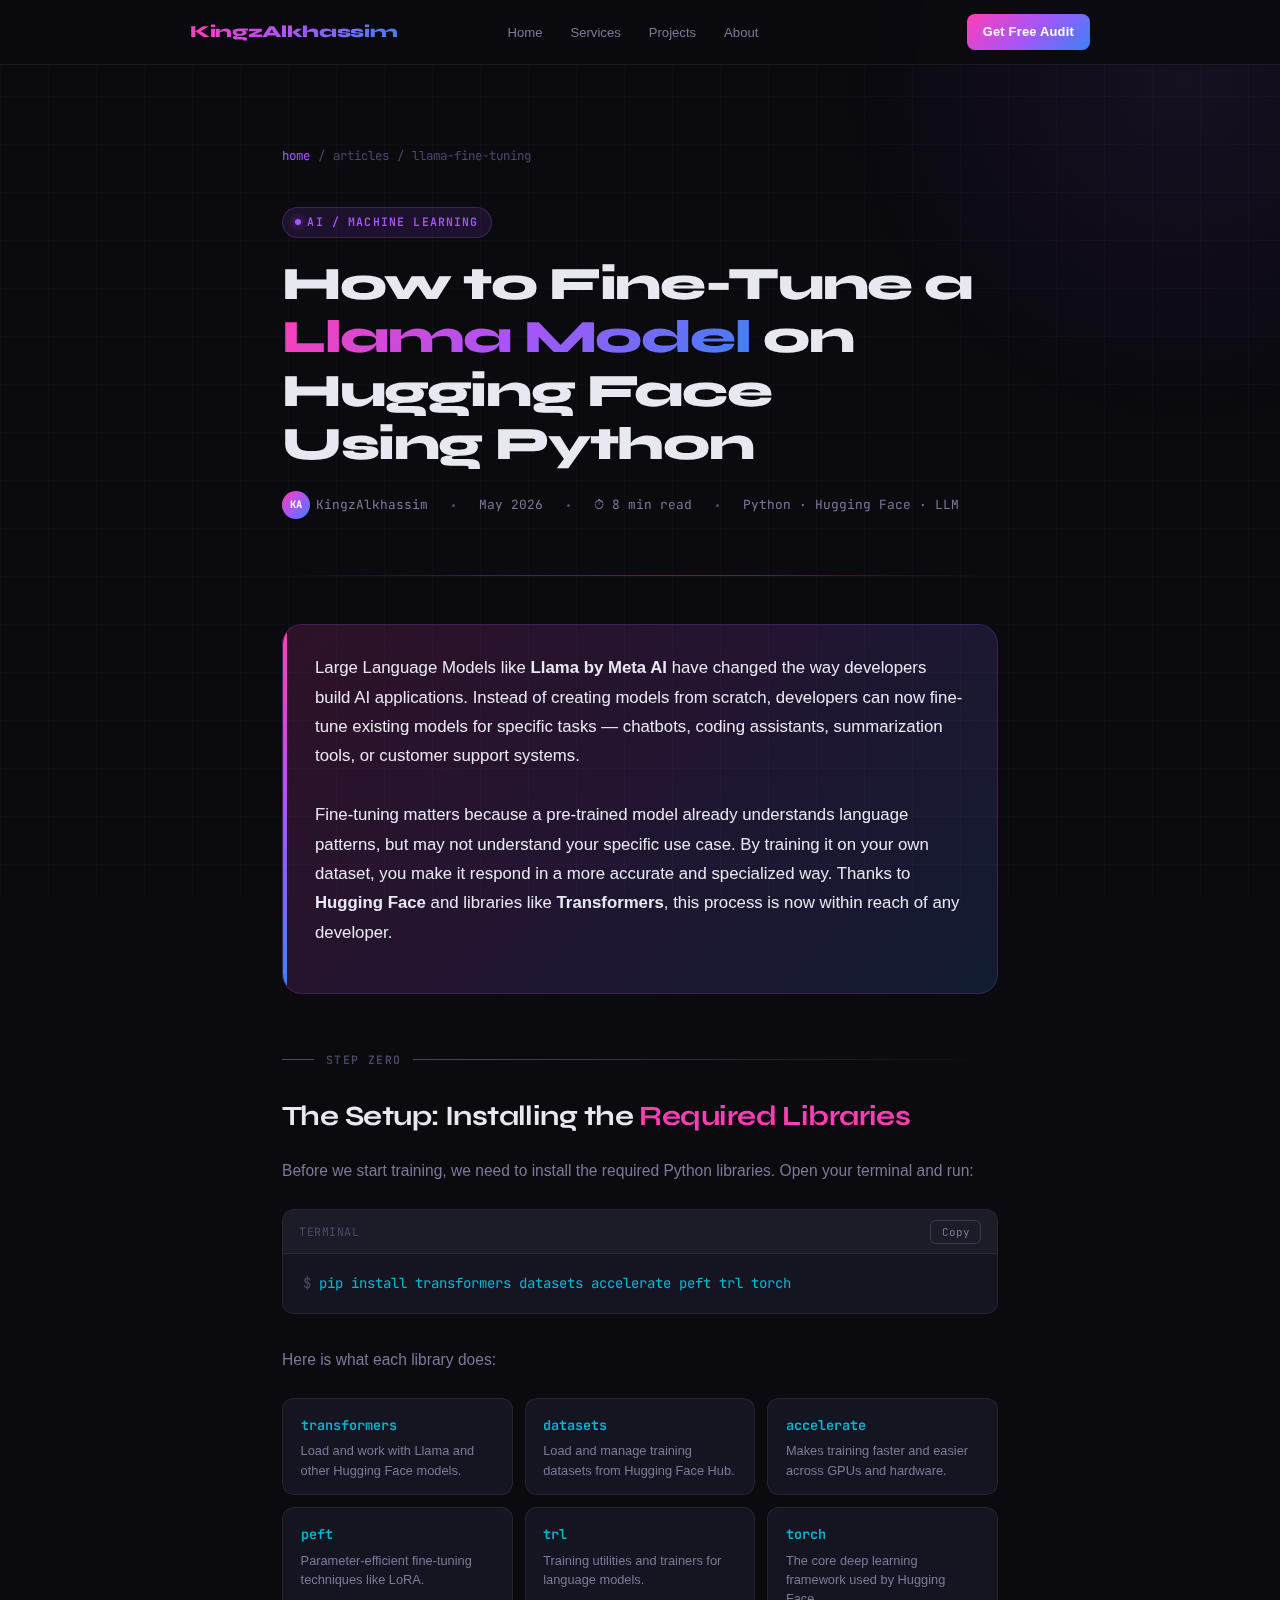
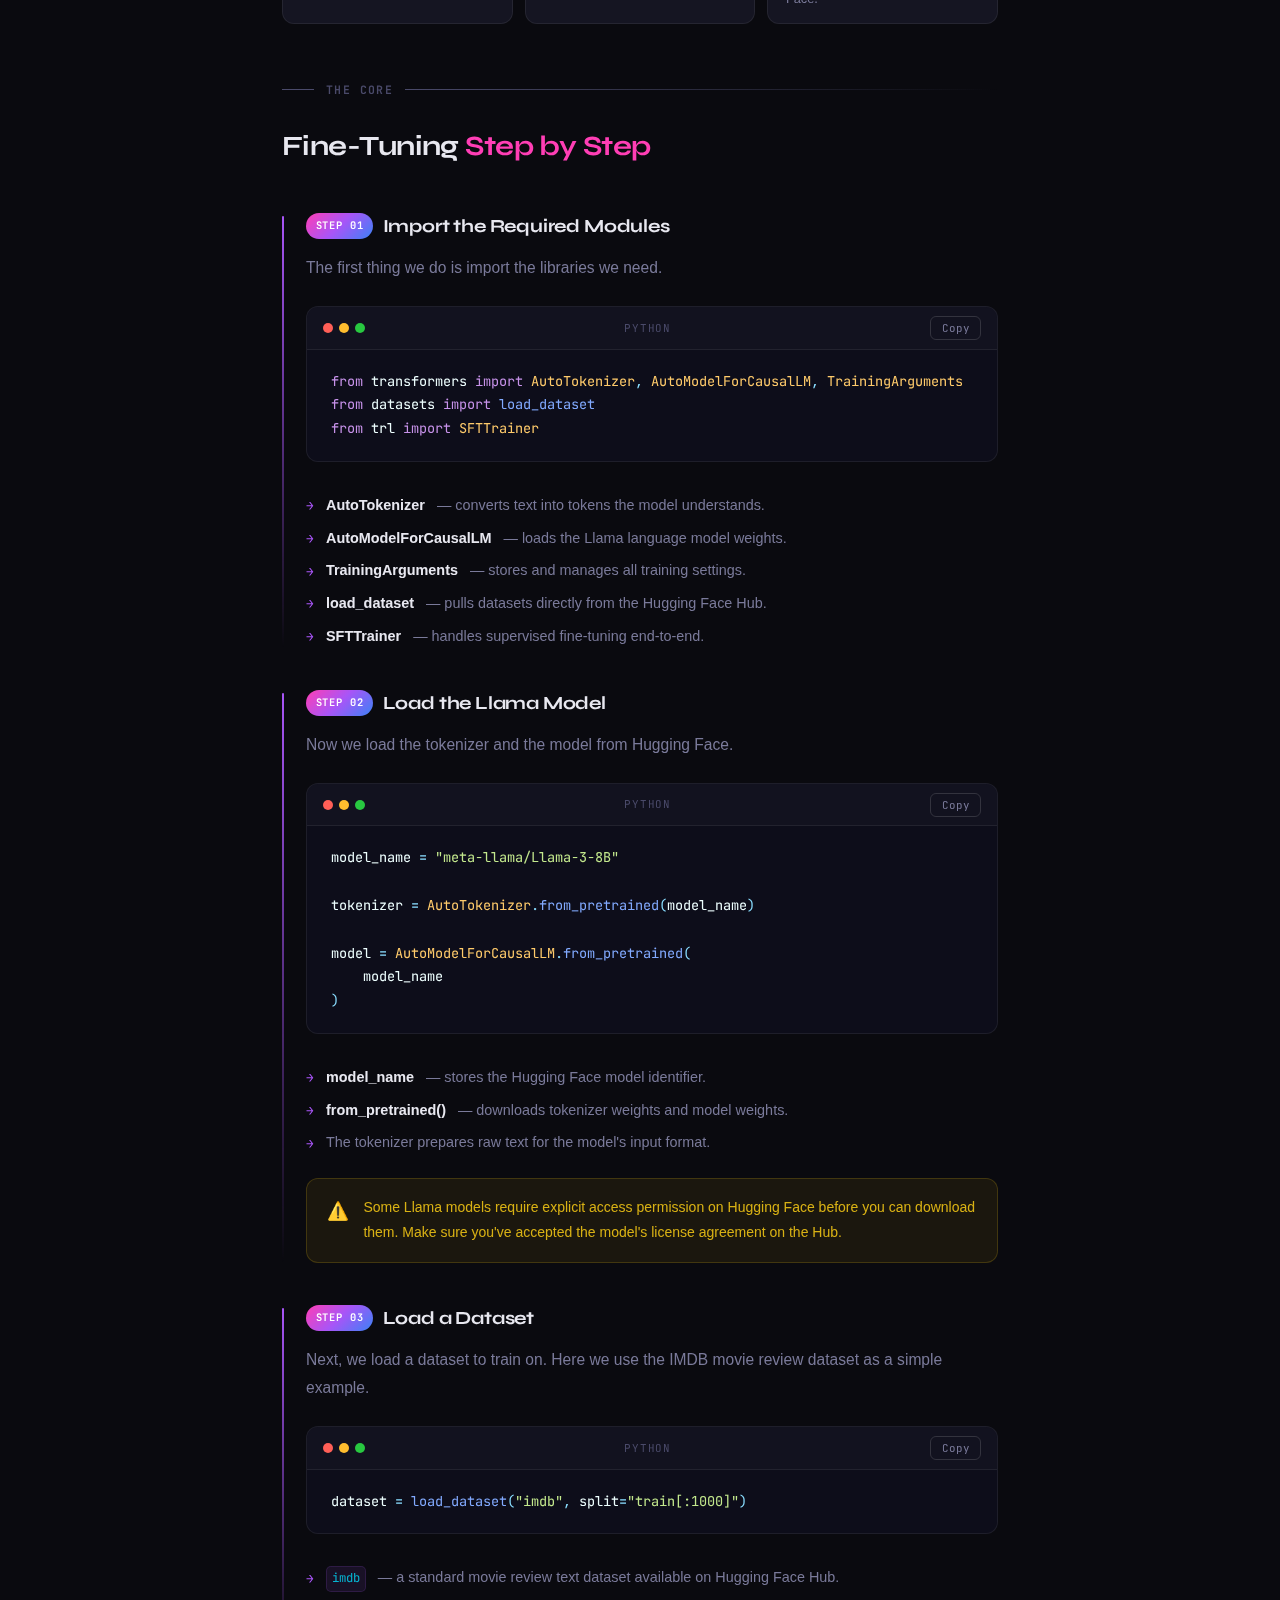
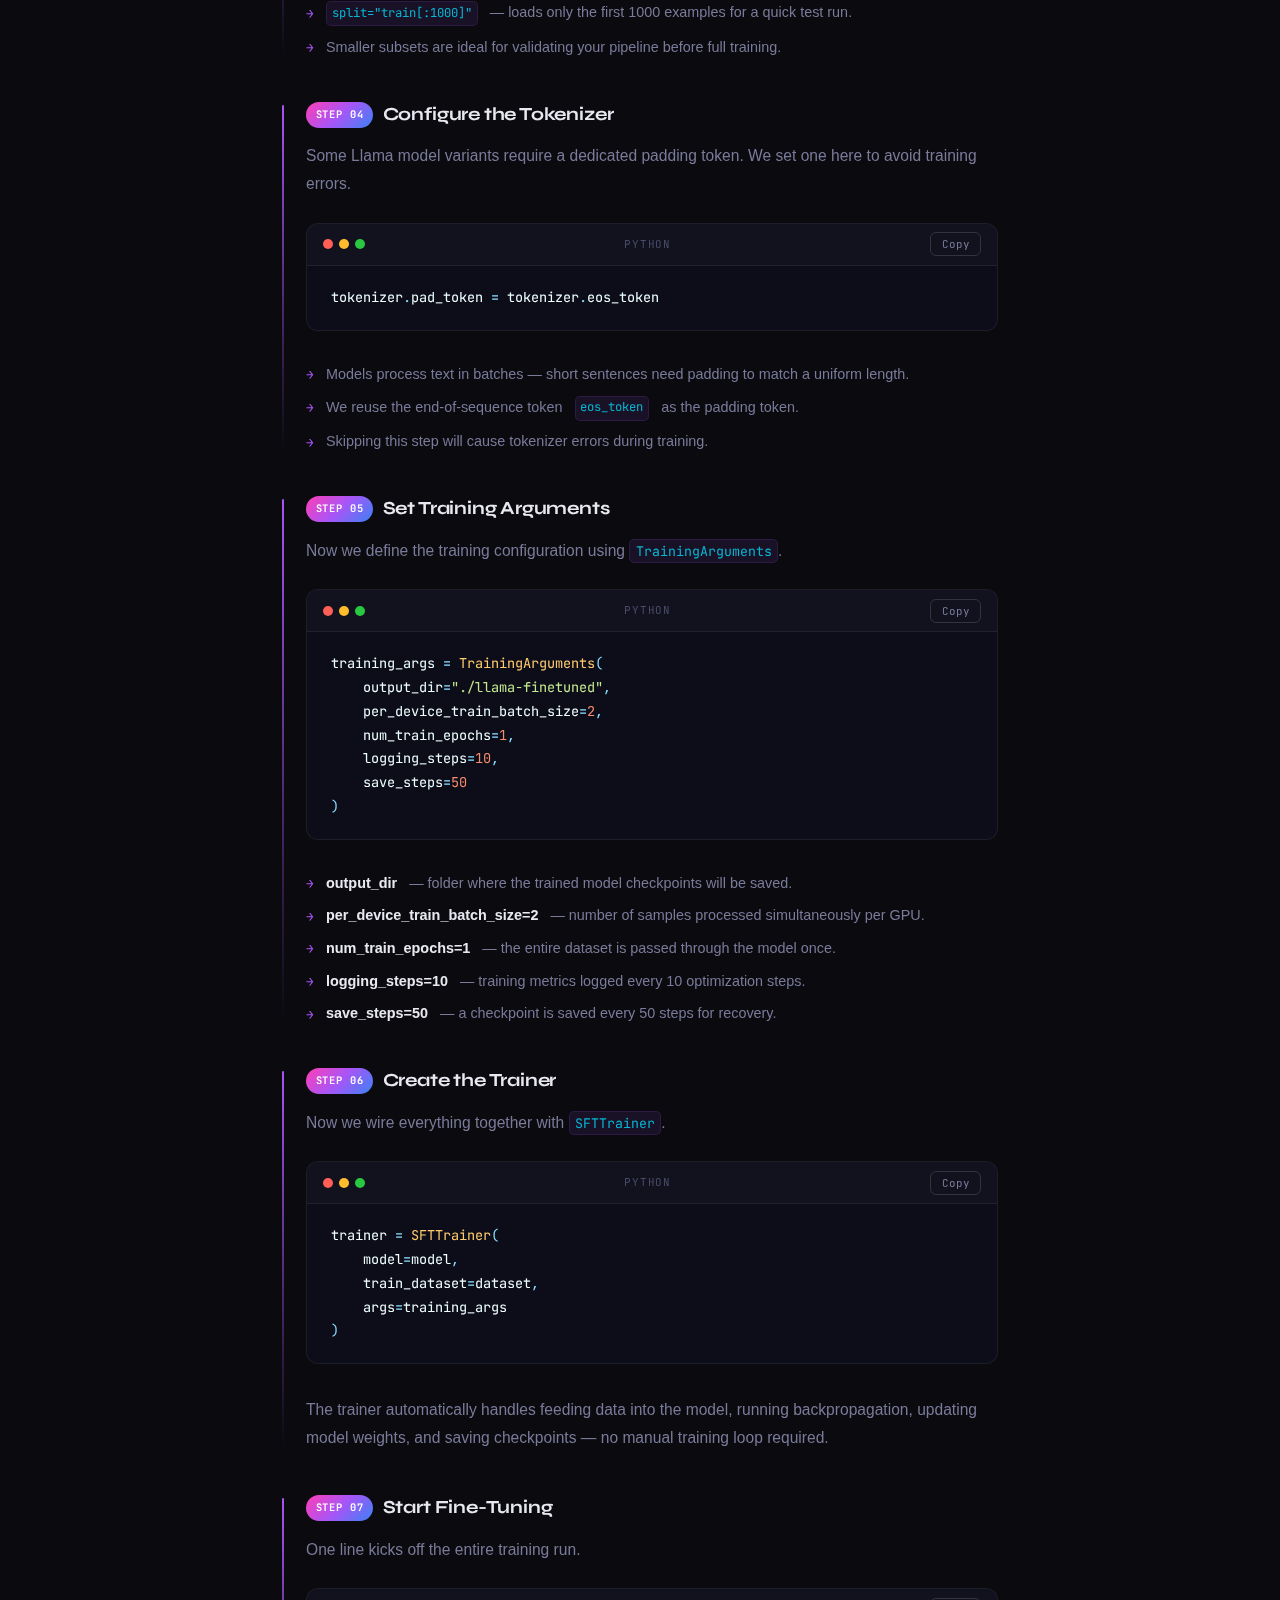
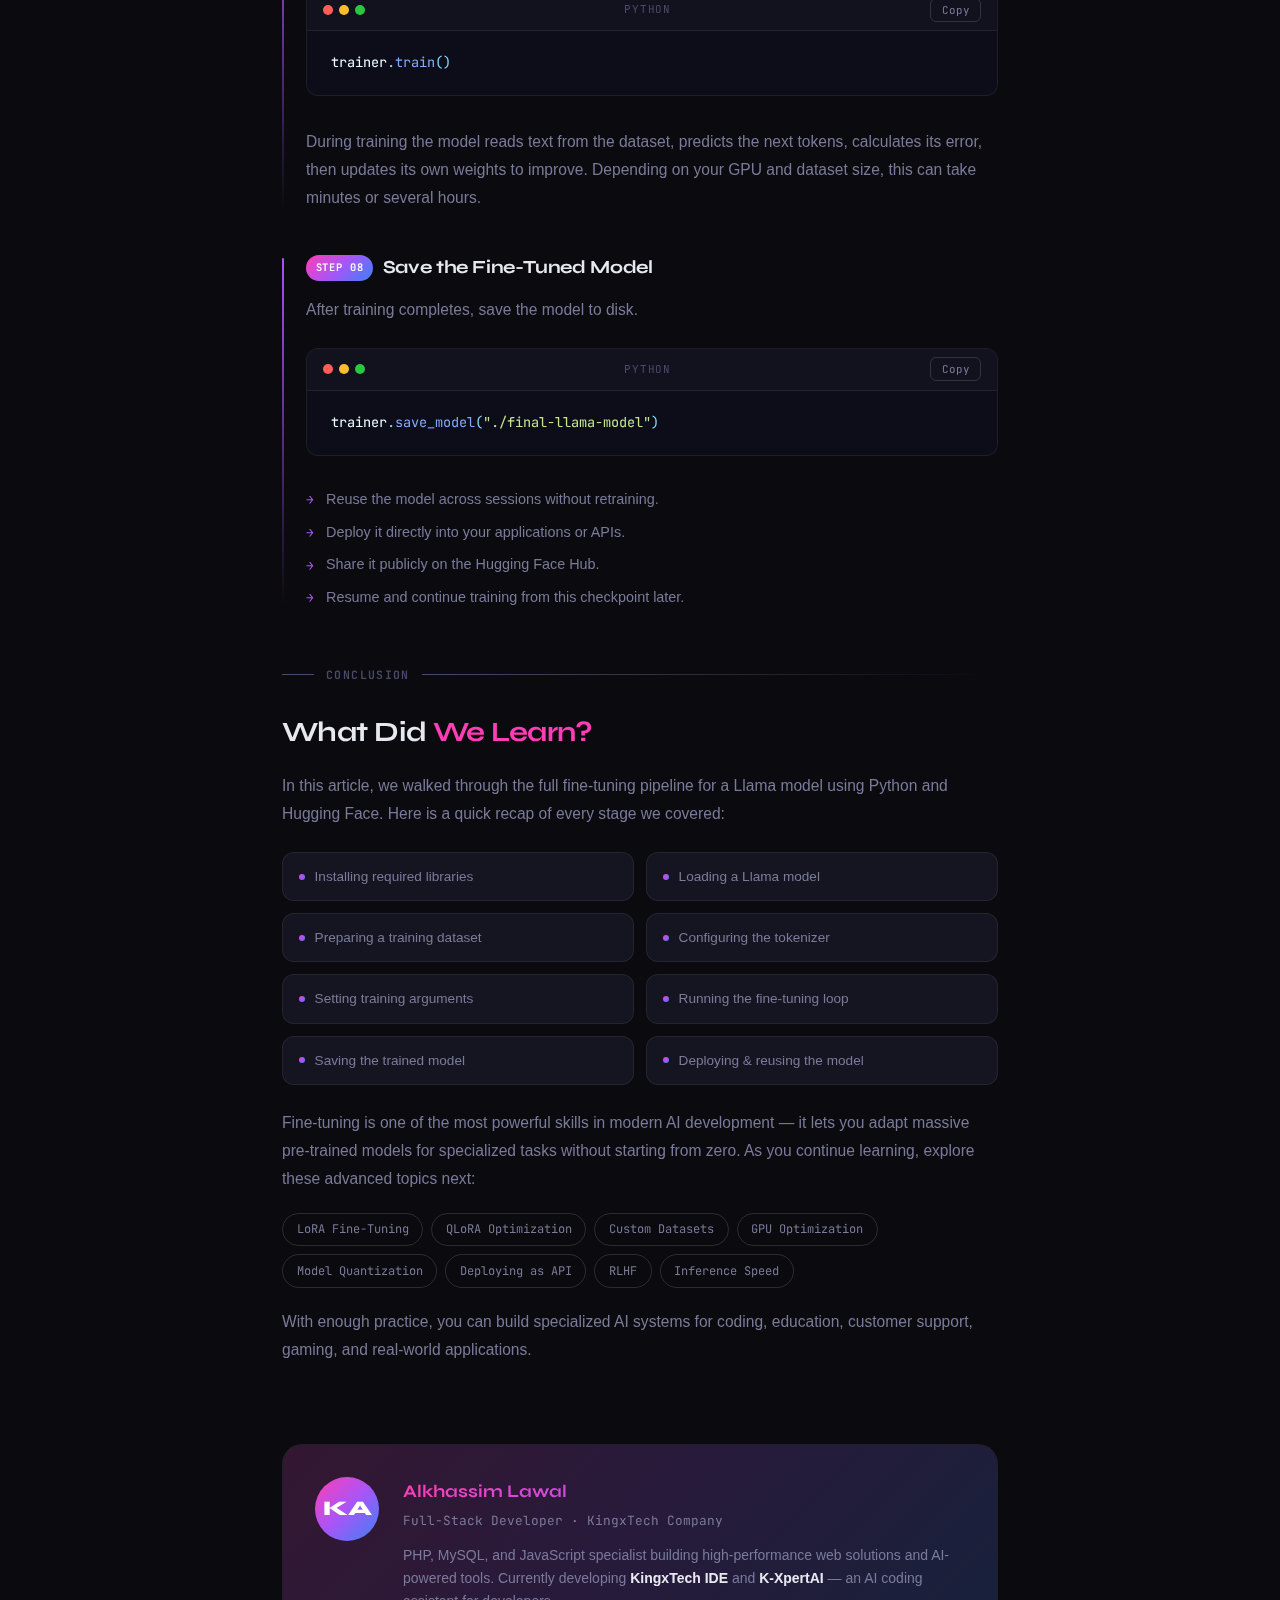
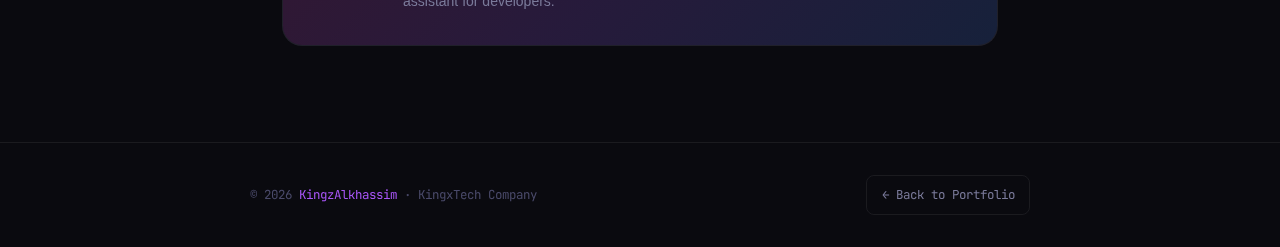
<file: article/Llama-finetuning.html>
<!DOCTYPE html>
<html lang="en">
<head>
  <meta charset="UTF-8" />
  <meta name="viewport" content="width=device-width, initial-scale=1.0" />
  <title>How to Fine-Tune a Llama Model on Hugging Face — KingzAlkhassim</title>
  <meta name="description" content="A practical, step-by-step guide to fine-tuning a Meta Llama model using Python and Hugging Face tools." />
  <link rel="preconnect" href="https://fonts.googleapis.com" />
  <link rel="preconnect" href="https://fonts.gstatic.com" crossorigin />
  <link href="https://fonts.googleapis.com/css2?family=Cabinet+Grotesk:wght@400;500;600;700;800&family=JetBrains+Mono:wght@400;500;600&family=Syne:wght@400;600;700;800&display=swap" rel="stylesheet" />

  <style>
    /* ─── TOKENS ──────────────────────────────────────────────── */
    :root {
      --bg:          #0a0a0f;
      --bg2:         #10101a;
      --bg3:         #151522;
      --border:      rgba(255,255,255,.07);
      --border-hi:   rgba(255,255,255,.14);
      --text:        #e8e8f0;
      --text-muted:  #7a7a9a;
      --text-dim:    #4a4a6a;

      --pink:        #ff3eb5;
      --violet:      #a855f7;
      --blue:        #3b82f6;
      --cyan:        #06b6d4;
      --green:       #22c55e;
      --yellow:      #facc15;

      --grad:        linear-gradient(135deg, var(--pink), var(--violet), var(--blue));
      --grad-soft:   linear-gradient(135deg, rgba(255,62,181,.15), rgba(168,85,247,.15), rgba(59,130,246,.15));

      --radius:      12px;
      --radius-lg:   20px;

      --font-body:   'Cabinet Grotesk', sans-serif;
      --font-mono:   'JetBrains Mono', monospace;
      --font-display:'Syne', sans-serif;
    }

    /* ─── RESET ───────────────────────────────────────────────── */
    *, *::before, *::after { box-sizing: border-box; margin: 0; padding: 0; }
    html { scroll-behavior: smooth; }
    body {
      background: var(--bg);
      color: var(--text);
      font-family: var(--font-body);
      font-size: 16px;
      line-height: 1.7;
      min-height: 100vh;
      overflow-x: hidden;
    }
    a { color: inherit; text-decoration: none; }
    img { display: block; max-width: 100%; }

    /* ─── ANIMATED BACKGROUND GRID ───────────────────────────── */
    body::before {
      content: '';
      position: fixed;
      inset: 0;
      background-image:
        linear-gradient(rgba(168,85,247,.04) 1px, transparent 1px),
        linear-gradient(90deg, rgba(168,85,247,.04) 1px, transparent 1px);
      background-size: 48px 48px;
      pointer-events: none;
      z-index: 0;
    }
    body::after {
      content: '';
      position: fixed;
      top: -30%;
      right: -20%;
      width: 700px;
      height: 700px;
      background: radial-gradient(circle, rgba(168,85,247,.08) 0%, transparent 70%);
      pointer-events: none;
      z-index: 0;
      animation: floatBlob 14s ease-in-out infinite alternate;
    }
    @keyframes floatBlob {
      from { transform: translate(0, 0) scale(1); }
      to   { transform: translate(-60px, 80px) scale(1.1); }
    }

    /* ─── NAVBAR ──────────────────────────────────────────────── */
    nav {
      position: sticky;
      top: 0;
      z-index: 100;
      background: rgba(10,10,15,.82);
      backdrop-filter: blur(18px);
      -webkit-backdrop-filter: blur(18px);
      border-bottom: 1px solid var(--border);
      padding: 0 clamp(1rem, 5vw, 4rem);
    }
    .nav-inner {
      max-width: 900px;
      margin: 0 auto;
      display: flex;
      align-items: center;
      justify-content: space-between;
      height: 64px;
      gap: 1rem;
    }
    .nav-logo {
      font-family: var(--font-display);
      font-weight: 800;
      font-size: 1.05rem;
      letter-spacing: -.02em;
      background: var(--grad);
      -webkit-background-clip: text;
      -webkit-text-fill-color: transparent;
      background-clip: text;
      white-space: nowrap;
    }
    .nav-links {
      display: flex;
      align-items: center;
      gap: .25rem;
      list-style: none;
    }
    .nav-links a {
      font-size: .82rem;
      font-weight: 500;
      color: var(--text-muted);
      padding: .4rem .75rem;
      border-radius: 8px;
      transition: color .2s, background .2s;
    }
    .nav-links a:hover { color: var(--text); background: var(--bg3); }
    .nav-cta {
      font-size: .8rem;
      font-weight: 600;
      padding: .45rem 1rem;
      border-radius: 8px;
      background: var(--grad);
      color: #fff !important;
      -webkit-text-fill-color: #fff !important;
      letter-spacing: .02em;
      transition: opacity .2s, transform .2s;
    }
    .nav-cta:hover { opacity: .88; transform: translateY(-1px); }

    /* ─── MAIN CONTENT WRAPPER ────────────────────────────────── */
    main {
      position: relative;
      z-index: 1;
      max-width: 780px;
      margin: 0 auto;
      padding: clamp(2.5rem, 8vw, 5rem) clamp(1.25rem, 5vw, 2rem) 6rem;
    }

    /* ─── BREADCRUMB ──────────────────────────────────────────── */
    .breadcrumb {
      display: flex;
      align-items: center;
      gap: .5rem;
      font-size: .78rem;
      color: var(--text-dim);
      font-family: var(--font-mono);
      margin-bottom: 2.5rem;
      animation: fadeUp .5s ease both;
    }
    .breadcrumb span { color: var(--text-dim); }
    .breadcrumb a { color: var(--violet); transition: color .2s; }
    .breadcrumb a:hover { color: var(--pink); }

    /* ─── ARTICLE HEADER ──────────────────────────────────────── */
    .article-header {
      margin-bottom: 3.5rem;
      animation: fadeUp .6s ease both;
    }
    .article-tag {
      display: inline-flex;
      align-items: center;
      gap: .4rem;
      font-size: .72rem;
      font-family: var(--font-mono);
      font-weight: 600;
      letter-spacing: .1em;
      text-transform: uppercase;
      color: var(--violet);
      background: rgba(168,85,247,.12);
      border: 1px solid rgba(168,85,247,.25);
      padding: .3rem .75rem;
      border-radius: 100px;
      margin-bottom: 1.25rem;
    }
    .article-tag::before {
      content: '';
      width: 6px;
      height: 6px;
      border-radius: 50%;
      background: var(--violet);
      box-shadow: 0 0 8px var(--violet);
      animation: pulse 2s ease-in-out infinite;
    }
    @keyframes pulse {
      0%, 100% { opacity: 1; transform: scale(1); }
      50%       { opacity: .4; transform: scale(.75); }
    }

    h1.article-title {
      font-family: var(--font-display);
      font-size: clamp(1.9rem, 5vw, 2.9rem);
      font-weight: 800;
      line-height: 1.15;
      letter-spacing: -.03em;
      margin-bottom: 1.25rem;
    }
    h1.article-title .gradient-text {
      background: var(--grad);
      -webkit-background-clip: text;
      -webkit-text-fill-color: transparent;
      background-clip: text;
    }

    .article-meta {
      display: flex;
      flex-wrap: wrap;
      align-items: center;
      gap: .75rem 1.5rem;
      font-size: .8rem;
      color: var(--text-muted);
      font-family: var(--font-mono);
    }
    .meta-item {
      display: flex;
      align-items: center;
      gap: .4rem;
    }
    .meta-dot {
      width: 3px;
      height: 3px;
      border-radius: 50%;
      background: var(--text-dim);
    }
    .meta-avatar {
      width: 28px;
      height: 28px;
      border-radius: 50%;
      background: var(--grad);
      display: flex;
      align-items: center;
      justify-content: center;
      font-size: .65rem;
      font-weight: 700;
      color: #fff;
    }

    /* ─── DIVIDER ─────────────────────────────────────────────── */
    .article-divider {
      height: 1px;
      background: linear-gradient(90deg, transparent, var(--violet), var(--pink), transparent);
      margin: 2rem 0 3rem;
      opacity: .35;
    }

    /* ─── INTRO CARD ──────────────────────────────────────────── */
    .intro-card {
      background: var(--grad-soft);
      border: 1px solid rgba(168,85,247,.2);
      border-radius: var(--radius-lg);
      padding: 1.75rem 2rem;
      margin-bottom: 3rem;
      position: relative;
      overflow: hidden;
      animation: fadeUp .7s ease both;
    }
    .intro-card::before {
      content: '';
      position: absolute;
      top: 0; left: 0;
      width: 4px;
      height: 100%;
      background: var(--grad);
      border-radius: 4px 0 0 4px;
    }
    .intro-card p {
      color: var(--text);
      font-size: 1.05rem;
      line-height: 1.75;
    }

    /* ─── SECTION HEADINGS ────────────────────────────────────── */
    .section-label {
      display: flex;
      align-items: center;
      gap: .75rem;
      font-family: var(--font-mono);
      font-size: .72rem;
      font-weight: 600;
      letter-spacing: .12em;
      text-transform: uppercase;
      color: var(--text-dim);
      margin-bottom: 1.5rem;
      margin-top: 3.5rem;
    }
    .section-label::before {
      content: '';
      height: 1px;
      width: 2rem;
      background: var(--text-dim);
    }
    .section-label::after {
      content: '';
      height: 1px;
      flex: 1;
      background: linear-gradient(90deg, var(--text-dim), transparent);
    }

    h2.section-title {
      font-family: var(--font-display);
      font-size: clamp(1.35rem, 3.5vw, 1.75rem);
      font-weight: 700;
      letter-spacing: -.02em;
      color: var(--text);
      margin-bottom: 1rem;
    }
    h2.section-title .accent { color: var(--pink); }

    h3.step-title {
      font-family: var(--font-display);
      font-size: 1.15rem;
      font-weight: 700;
      letter-spacing: -.01em;
      color: var(--text);
      margin: 2.5rem 0 .75rem;
      display: flex;
      align-items: center;
      gap: .6rem;
    }
    h3.step-title .step-badge {
      font-family: var(--font-mono);
      font-size: .65rem;
      font-weight: 600;
      letter-spacing: .08em;
      background: var(--grad);
      color: #fff;
      padding: .25rem .6rem;
      border-radius: 100px;
    }

    /* ─── BODY COPY ───────────────────────────────────────────── */
    p {
      color: var(--text-muted);
      margin-bottom: 1.1rem;
      font-size: .975rem;
      line-height: 1.8;
    }
    p strong { color: var(--text); font-weight: 600; }
    p em { color: var(--cyan); font-style: normal; }

    /* ─── INSTALL BLOCK ───────────────────────────────────────── */
    .install-block {
      background: var(--bg3);
      border: 1px solid var(--border);
      border-radius: var(--radius);
      overflow: hidden;
      margin: 1.5rem 0 2rem;
    }
    .install-header {
      display: flex;
      align-items: center;
      justify-content: space-between;
      padding: .6rem 1rem;
      background: rgba(255,255,255,.03);
      border-bottom: 1px solid var(--border);
    }
    .install-header span {
      font-family: var(--font-mono);
      font-size: .72rem;
      color: var(--text-dim);
      letter-spacing: .05em;
    }
    .copy-btn {
      background: none;
      border: 1px solid var(--border-hi);
      color: var(--text-muted);
      font-family: var(--font-mono);
      font-size: .68rem;
      padding: .25rem .65rem;
      border-radius: 6px;
      cursor: pointer;
      transition: all .2s;
    }
    .copy-btn:hover { border-color: var(--violet); color: var(--violet); }
    .copy-btn.copied { border-color: var(--green); color: var(--green); }
    .install-body {
      padding: 1.1rem 1.25rem;
      font-family: var(--font-mono);
      font-size: .875rem;
      color: var(--cyan);
      overflow-x: auto;
    }
    .install-body .prefix { color: var(--text-dim); user-select: none; }

    /* ─── CODE BLOCK ──────────────────────────────────────────── */
    .code-block {
      background: #0d0d1a;
      border: 1px solid var(--border);
      border-radius: var(--radius);
      overflow: hidden;
      margin: 1.5rem 0 2rem;
      position: relative;
    }
    .code-block:hover { border-color: var(--border-hi); }
    .code-header {
      display: flex;
      align-items: center;
      justify-content: space-between;
      padding: .55rem 1rem;
      background: rgba(255,255,255,.025);
      border-bottom: 1px solid var(--border);
    }
    .code-dots {
      display: flex;
      gap: 6px;
    }
    .code-dots span {
      width: 10px;
      height: 10px;
      border-radius: 50%;
    }
    .code-dots span:nth-child(1) { background: #ff5f57; }
    .code-dots span:nth-child(2) { background: #ffbd2e; }
    .code-dots span:nth-child(3) { background: #28c840; }
    .code-lang {
      font-family: var(--font-mono);
      font-size: .68rem;
      color: var(--text-dim);
      letter-spacing: .08em;
      text-transform: uppercase;
    }
    .code-body {
      padding: 1.25rem 1.5rem;
      overflow-x: auto;
    }
    .code-body pre {
      font-family: var(--font-mono);
      font-size: .85rem;
      line-height: 1.75;
      color: var(--text);
      white-space: pre;
      tab-size: 4;
    }

    /* Syntax colours */
    .kw  { color: #c792ea; }  /* keyword */
    .fn  { color: #82aaff; }  /* function */
    .str { color: #c3e88d; }  /* string */
    .cm  { color: #546e7a; }  /* comment */
    .num { color: #f78c6c; }  /* number */
    .cls { color: #ffcb6b; }  /* class */
    .op  { color: #89ddff; }  /* operator */
    .var { color: #eeffff; }  /* variable */
    .punc{ color: #89ddff; }  /* punctuation */

    /* ─── LIB LIST ────────────────────────────────────────────── */
    .lib-grid {
      display: grid;
      grid-template-columns: repeat(auto-fill, minmax(220px, 1fr));
      gap: .75rem;
      margin: 1.5rem 0 2rem;
    }
    .lib-card {
      background: var(--bg3);
      border: 1px solid var(--border);
      border-radius: var(--radius);
      padding: .9rem 1.1rem;
      display: flex;
      flex-direction: column;
      gap: .3rem;
      transition: border-color .2s, transform .2s;
    }
    .lib-card:hover { border-color: rgba(168,85,247,.35); transform: translateY(-2px); }
    .lib-name {
      font-family: var(--font-mono);
      font-size: .85rem;
      font-weight: 600;
      color: var(--cyan);
    }
    .lib-desc {
      font-size: .8rem;
      color: var(--text-muted);
      line-height: 1.5;
    }

    /* ─── EXPLAIN LIST ────────────────────────────────────────── */
    .explain-list {
      list-style: none;
      display: flex;
      flex-direction: column;
      gap: .6rem;
      margin: 1rem 0 1.5rem;
    }
    .explain-list li {
      display: flex;
      gap: .75rem;
      font-size: .9rem;
      color: var(--text-muted);
      line-height: 1.6;
    }
    .explain-list li::before {
      content: '→';
      color: var(--violet);
      font-family: var(--font-mono);
      font-size: .8rem;
      flex-shrink: 0;
      margin-top: .15rem;
    }
    .explain-list li strong { color: var(--text); }

    /* ─── NOTE CALLOUT ────────────────────────────────────────── */
    .note {
      display: flex;
      gap: .9rem;
      background: rgba(250,204,21,.07);
      border: 1px solid rgba(250,204,21,.18);
      border-radius: var(--radius);
      padding: 1rem 1.25rem;
      margin: 1.5rem 0;
    }
    .note-icon { font-size: 1.1rem; flex-shrink: 0; margin-top: .1rem; }
    .note p { margin: 0; font-size: .875rem; color: rgba(250,204,21,.85); }

    /* ─── STEP CONTAINER ──────────────────────────────────────── */
    .step {
      position: relative;
      padding-left: 1.5rem;
      margin-bottom: .5rem;
      animation: fadeUp .5s ease both;
    }
    .step::before {
      content: '';
      position: absolute;
      left: 0; top: .35rem;
      width: 2px;
      height: calc(100% - .35rem);
      background: linear-gradient(180deg, var(--violet), transparent);
      border-radius: 2px;
    }

    /* ─── CONCLUSION GRID ─────────────────────────────────────── */
    .conclusion-grid {
      display: grid;
      grid-template-columns: 1fr 1fr;
      gap: .75rem;
      margin: 1.5rem 0;
    }
    @media (max-width: 520px) {
      .conclusion-grid { grid-template-columns: 1fr; }
    }
    .conclusion-item {
      background: var(--bg3);
      border: 1px solid var(--border);
      border-radius: var(--radius);
      padding: .75rem 1rem;
      font-size: .85rem;
      color: var(--text-muted);
      display: flex;
      align-items: center;
      gap: .6rem;
      transition: border-color .2s;
    }
    .conclusion-item:hover { border-color: rgba(168,85,247,.35); }
    .conclusion-item .ci-dot {
      width: 6px;
      height: 6px;
      border-radius: 50%;
      background: var(--grad);
      flex-shrink: 0;
    }

    /* ─── ADVANCED TOPICS ─────────────────────────────────────── */
    .topic-tags {
      display: flex;
      flex-wrap: wrap;
      gap: .5rem;
      margin: 1.25rem 0;
    }
    .topic-tag {
      font-family: var(--font-mono);
      font-size: .75rem;
      padding: .35rem .85rem;
      border-radius: 100px;
      border: 1px solid var(--border-hi);
      color: var(--text-muted);
      transition: all .2s;
      cursor: default;
    }
    .topic-tag:hover {
      border-color: var(--violet);
      color: var(--violet);
      background: rgba(168,85,247,.08);
    }

    /* ─── AUTHOR CARD ─────────────────────────────────────────── */
    .author-card {
      margin-top: 5rem;
      background: var(--bg2);
      border: 1px solid var(--border);
      border-radius: var(--radius-lg);
      padding: 2rem;
      display: flex;
      align-items: flex-start;
      gap: 1.5rem;
      position: relative;
      overflow: hidden;
    }
    .author-card::before {
      content: '';
      position: absolute;
      inset: 0;
      background: var(--grad-soft);
      pointer-events: none;
    }
    .author-avatar {
      width: 64px;
      height: 64px;
      border-radius: 50%;
      background: var(--grad);
      display: flex;
      align-items: center;
      justify-content: center;
      font-family: var(--font-display);
      font-weight: 800;
      font-size: 1.3rem;
      color: #fff;
      flex-shrink: 0;
      position: relative;
      z-index: 1;
    }
    .author-info { position: relative; z-index: 1; }
    .author-name {
      font-family: var(--font-display);
      font-weight: 700;
      font-size: 1.1rem;
      margin-bottom: .2rem;
      background: var(--grad);
      -webkit-background-clip: text;
      -webkit-text-fill-color: transparent;
      background-clip: text;
    }
    .author-title {
      font-size: .8rem;
      color: var(--text-muted);
      font-family: var(--font-mono);
      margin-bottom: .75rem;
    }
    .author-bio {
      font-size: .875rem;
      color: var(--text-muted);
      line-height: 1.65;
      margin: 0;
    }

    /* ─── FOOTER ──────────────────────────────────────────────── */
    footer {
      position: relative;
      z-index: 1;
      border-top: 1px solid var(--border);
      padding: 2rem clamp(1.25rem, 5vw, 4rem);
    }
    .footer-inner {
      max-width: 780px;
      margin: 0 auto;
      display: flex;
      align-items: center;
      justify-content: space-between;
      flex-wrap: wrap;
      gap: 1rem;
    }
    .footer-copy {
      font-size: .78rem;
      color: var(--text-dim);
      font-family: var(--font-mono);
    }
    .footer-copy a { color: var(--violet); transition: color .2s; }
    .footer-copy a:hover { color: var(--pink); }
    .back-btn {
      font-size: .78rem;
      font-family: var(--font-mono);
      color: var(--text-muted);
      display: flex;
      align-items: center;
      gap: .4rem;
      padding: .5rem .9rem;
      border: 1px solid var(--border);
      border-radius: 8px;
      transition: all .2s;
    }
    .back-btn:hover { border-color: var(--violet); color: var(--violet); }

    /* ─── ANIMATIONS ──────────────────────────────────────────── */
    @keyframes fadeUp {
      from { opacity: 0; transform: translateY(18px); }
      to   { opacity: 1; transform: translateY(0); }
    }
    main > * { animation: fadeUp .55s ease both; }
    main > *:nth-child(2) { animation-delay: .08s; }
    main > *:nth-child(3) { animation-delay: .14s; }
    main > *:nth-child(4) { animation-delay: .20s; }

    /* ─── PROGRESS BAR ────────────────────────────────────────── */
    #progress {
      position: fixed;
      top: 0;
      left: 0;
      height: 3px;
      background: var(--grad);
      z-index: 200;
      transition: width .1s linear;
      width: 0%;
    }

    /* ─── RESPONSIVE ──────────────────────────────────────────── */
    @media (max-width: 600px) {
      .nav-links { display: none; }
      .author-card { flex-direction: column; }
    }

    /* ─── INLINE CODE ─────────────────────────────────────────── */
    code {
      font-family: var(--font-mono);
      font-size: .85em;
      background: rgba(168,85,247,.1);
      color: var(--cyan);
      padding: .15em .4em;
      border-radius: 5px;
      border: 1px solid rgba(168,85,247,.15);
    }
  </style>
</head>
<body>

<!-- Reading progress bar -->
<div id="progress"></div>

<!-- ── NAVBAR ──────────────────────────────────────────────────── -->
<nav>
  <div class="nav-inner">
    <a href="https://kingzalkhasim.netlify.app" class="nav-logo">KingzAlkhassim</a>
    <ul class="nav-links">
      <li><a href="https://kingzalkhasim.netlify.app/#home">Home</a></li>
      <li><a href="https://kingzalkhasim.netlify.app/#services">Services</a></li>
      <li><a href="https://kingzalkhasim.netlify.app/#projects">Projects</a></li>
      <li><a href="https://kingzalkhasim.netlify.app/#about">About</a></li>
    </ul>
    <a href="https://kingzalkhasim.netlify.app/#contact" class="nav-links"><a href="https://kingzalkhasim.netlify.app/#contact" class="nav-cta">Get Free Audit</a></a>
  </div>
</nav>

<!-- ── MAIN ────────────────────────────────────────────────────── -->
<main>

  <!-- Breadcrumb -->
  <div class="breadcrumb">
    <a href="https://kingzalkhasim.netlify.app">home</a>
    <span>/</span>
    <span>articles</span>
    <span>/</span>
    <span>llama-fine-tuning</span>
  </div>

  <!-- Article Header -->
  <header class="article-header">
    <div class="article-tag">AI / Machine Learning</div>
    <h1 class="article-title">
      How to Fine-Tune a<br />
      <span class="gradient-text">Llama Model</span> on Hugging Face<br />
      Using Python
    </h1>
    <div class="article-meta">
      <div class="meta-item">
        <div class="meta-avatar">KA</div>
        <span>KingzAlkhassim</span>
      </div>
      <div class="meta-dot"></div>
      <div class="meta-item">
        <span>May 2026</span>
      </div>
      <div class="meta-dot"></div>
      <div class="meta-item">
        <span>⏱ 8 min read</span>
      </div>
      <div class="meta-dot"></div>
      <div class="meta-item">
        <span>Python · Hugging Face · LLM</span>
      </div>
    </div>
  </header>

  <div class="article-divider"></div>

  <!-- Introduction -->
  <div class="intro-card">
    <p>
      Large Language Models like <strong>Llama by Meta AI</strong> have changed the way developers build AI applications. Instead of creating models from scratch, developers can now fine-tune existing models for specific tasks — chatbots, coding assistants, summarization tools, or customer support systems.
      <br /><br />
      Fine-tuning matters because a pre-trained model already understands language patterns, but may not understand your specific use case. By training it on your own dataset, you make it respond in a more accurate and specialized way. Thanks to <strong>Hugging Face</strong> and libraries like <strong>Transformers</strong>, this process is now within reach of any developer.
    </p>
  </div>

  <!-- ── SECTION 1: Setup ──────────────────────────────────────── -->
  <div class="section-label">Step Zero</div>
  <h2 class="section-title">The Setup: Installing the <span class="accent">Required Libraries</span></h2>

  <p>Before we start training, we need to install the required Python libraries. Open your terminal and run:</p>

  <div class="install-block">
    <div class="install-header">
      <span>TERMINAL</span>
      <button class="copy-btn" onclick="copyCode(this, 'pip install transformers datasets accelerate peft trl torch')">Copy</button>
    </div>
    <div class="install-body">
      <span class="prefix">$ </span>pip install transformers datasets accelerate peft trl torch
    </div>
  </div>

  <p>Here is what each library does:</p>

  <div class="lib-grid">
    <div class="lib-card">
      <span class="lib-name">transformers</span>
      <span class="lib-desc">Load and work with Llama and other Hugging Face models.</span>
    </div>
    <div class="lib-card">
      <span class="lib-name">datasets</span>
      <span class="lib-desc">Load and manage training datasets from Hugging Face Hub.</span>
    </div>
    <div class="lib-card">
      <span class="lib-name">accelerate</span>
      <span class="lib-desc">Makes training faster and easier across GPUs and hardware.</span>
    </div>
    <div class="lib-card">
      <span class="lib-name">peft</span>
      <span class="lib-desc">Parameter-efficient fine-tuning techniques like LoRA.</span>
    </div>
    <div class="lib-card">
      <span class="lib-name">trl</span>
      <span class="lib-desc">Training utilities and trainers for language models.</span>
    </div>
    <div class="lib-card">
      <span class="lib-name">torch</span>
      <span class="lib-desc">The core deep learning framework used by Hugging Face.</span>
    </div>
  </div>

  <!-- ── SECTION 2: Core ───────────────────────────────────────── -->
  <div class="section-label">The Core</div>
  <h2 class="section-title">Fine-Tuning <span class="accent">Step by Step</span></h2>

  <!-- Step 1 -->
  <div class="step">
    <h3 class="step-title">
      <span class="step-badge">STEP 01</span>
      Import the Required Modules
    </h3>
    <p>The first thing we do is import the libraries we need.</p>

    <div class="code-block">
      <div class="code-header">
        <div class="code-dots"><span></span><span></span><span></span></div>
        <span class="code-lang">Python</span>
        <button class="copy-btn" onclick="copyCode(this, `from transformers import AutoTokenizer, AutoModelForCausalLM, TrainingArguments\nfrom datasets import load_dataset\nfrom trl import SFTTrainer`)">Copy</button>
      </div>
      <div class="code-body"><pre><span class="kw">from</span> <span class="var">transformers</span> <span class="kw">import</span> <span class="cls">AutoTokenizer</span><span class="punc">,</span> <span class="cls">AutoModelForCausalLM</span><span class="punc">,</span> <span class="cls">TrainingArguments</span>
<span class="kw">from</span> <span class="var">datasets</span> <span class="kw">import</span> <span class="fn">load_dataset</span>
<span class="kw">from</span> <span class="var">trl</span> <span class="kw">import</span> <span class="cls">SFTTrainer</span></pre></div>
    </div>

    <ul class="explain-list">
      <li><strong>AutoTokenizer</strong> — converts text into tokens the model understands.</li>
      <li><strong>AutoModelForCausalLM</strong> — loads the Llama language model weights.</li>
      <li><strong>TrainingArguments</strong> — stores and manages all training settings.</li>
      <li><strong>load_dataset</strong> — pulls datasets directly from the Hugging Face Hub.</li>
      <li><strong>SFTTrainer</strong> — handles supervised fine-tuning end-to-end.</li>
    </ul>
  </div>

  <!-- Step 2 -->
  <div class="step">
    <h3 class="step-title">
      <span class="step-badge">STEP 02</span>
      Load the Llama Model
    </h3>
    <p>Now we load the tokenizer and the model from Hugging Face.</p>

    <div class="code-block">
      <div class="code-header">
        <div class="code-dots"><span></span><span></span><span></span></div>
        <span class="code-lang">Python</span>
        <button class="copy-btn" onclick="copyCode(this, `model_name = \"meta-llama/Llama-3-8B\"\n\ntokenizer = AutoTokenizer.from_pretrained(model_name)\n\nmodel = AutoModelForCausalLM.from_pretrained(\n    model_name\n)`)">Copy</button>
      </div>
      <div class="code-body"><pre><span class="var">model_name</span> <span class="op">=</span> <span class="str">"meta-llama/Llama-3-8B"</span>

<span class="var">tokenizer</span> <span class="op">=</span> <span class="cls">AutoTokenizer</span><span class="punc">.</span><span class="fn">from_pretrained</span><span class="punc">(</span><span class="var">model_name</span><span class="punc">)</span>

<span class="var">model</span> <span class="op">=</span> <span class="cls">AutoModelForCausalLM</span><span class="punc">.</span><span class="fn">from_pretrained</span><span class="punc">(</span>
    <span class="var">model_name</span>
<span class="punc">)</span></pre></div>
    </div>

    <ul class="explain-list">
      <li><strong>model_name</strong> — stores the Hugging Face model identifier.</li>
      <li><strong>from_pretrained()</strong> — downloads tokenizer weights and model weights.</li>
      <li>The tokenizer prepares raw text for the model's input format.</li>
    </ul>

    <div class="note">
      <span class="note-icon">⚠️</span>
      <p>Some Llama models require explicit access permission on Hugging Face before you can download them. Make sure you've accepted the model's license agreement on the Hub.</p>
    </div>
  </div>

  <!-- Step 3 -->
  <div class="step">
    <h3 class="step-title">
      <span class="step-badge">STEP 03</span>
      Load a Dataset
    </h3>
    <p>Next, we load a dataset to train on. Here we use the IMDB movie review dataset as a simple example.</p>

    <div class="code-block">
      <div class="code-header">
        <div class="code-dots"><span></span><span></span><span></span></div>
        <span class="code-lang">Python</span>
        <button class="copy-btn" onclick='copyCode(this, "dataset = load_dataset(\"imdb\", split=\"train[:1000]\")")'>Copy</button>
      </div>
      <div class="code-body"><pre><span class="var">dataset</span> <span class="op">=</span> <span class="fn">load_dataset</span><span class="punc">(</span><span class="str">"imdb"</span><span class="punc">,</span> <span class="var">split</span><span class="op">=</span><span class="str">"train[:1000]"</span><span class="punc">)</span></pre></div>
    </div>

    <ul class="explain-list">
      <li><code>imdb</code> — a standard movie review text dataset available on Hugging Face Hub.</li>
      <li><code>split="train[:1000]"</code> — loads only the first 1000 examples for a quick test run.</li>
      <li>Smaller subsets are ideal for validating your pipeline before full training.</li>
    </ul>
  </div>

  <!-- Step 4 -->
  <div class="step">
    <h3 class="step-title">
      <span class="step-badge">STEP 04</span>
      Configure the Tokenizer
    </h3>
    <p>Some Llama model variants require a dedicated padding token. We set one here to avoid training errors.</p>

    <div class="code-block">
      <div class="code-header">
        <div class="code-dots"><span></span><span></span><span></span></div>
        <span class="code-lang">Python</span>
        <button class="copy-btn" onclick='copyCode(this, "tokenizer.pad_token = tokenizer.eos_token")'>Copy</button>
      </div>
      <div class="code-body"><pre><span class="var">tokenizer</span><span class="punc">.</span><span class="var">pad_token</span> <span class="op">=</span> <span class="var">tokenizer</span><span class="punc">.</span><span class="var">eos_token</span></pre></div>
    </div>

    <ul class="explain-list">
      <li>Models process text in batches — short sentences need padding to match a uniform length.</li>
      <li>We reuse the end-of-sequence token <code>eos_token</code> as the padding token.</li>
      <li>Skipping this step will cause tokenizer errors during training.</li>
    </ul>
  </div>

  <!-- Step 5 -->
  <div class="step">
    <h3 class="step-title">
      <span class="step-badge">STEP 05</span>
      Set Training Arguments
    </h3>
    <p>Now we define the training configuration using <code>TrainingArguments</code>.</p>

    <div class="code-block">
      <div class="code-header">
        <div class="code-dots"><span></span><span></span><span></span></div>
        <span class="code-lang">Python</span>
        <button class="copy-btn" onclick='copyCode(this, `training_args = TrainingArguments(\n    output_dir=\"./llama-finetuned\",\n    per_device_train_batch_size=2,\n    num_train_epochs=1,\n    logging_steps=10,\n    save_steps=50\n)`)'>Copy</button>
      </div>
      <div class="code-body"><pre><span class="var">training_args</span> <span class="op">=</span> <span class="cls">TrainingArguments</span><span class="punc">(</span>
    <span class="var">output_dir</span><span class="op">=</span><span class="str">"./llama-finetuned"</span><span class="punc">,</span>
    <span class="var">per_device_train_batch_size</span><span class="op">=</span><span class="num">2</span><span class="punc">,</span>
    <span class="var">num_train_epochs</span><span class="op">=</span><span class="num">1</span><span class="punc">,</span>
    <span class="var">logging_steps</span><span class="op">=</span><span class="num">10</span><span class="punc">,</span>
    <span class="var">save_steps</span><span class="op">=</span><span class="num">50</span>
<span class="punc">)</span></pre></div>
    </div>

    <ul class="explain-list">
      <li><strong>output_dir</strong> — folder where the trained model checkpoints will be saved.</li>
      <li><strong>per_device_train_batch_size=2</strong> — number of samples processed simultaneously per GPU.</li>
      <li><strong>num_train_epochs=1</strong> — the entire dataset is passed through the model once.</li>
      <li><strong>logging_steps=10</strong> — training metrics logged every 10 optimization steps.</li>
      <li><strong>save_steps=50</strong> — a checkpoint is saved every 50 steps for recovery.</li>
    </ul>
  </div>

  <!-- Step 6 -->
  <div class="step">
    <h3 class="step-title">
      <span class="step-badge">STEP 06</span>
      Create the Trainer
    </h3>
    <p>Now we wire everything together with <code>SFTTrainer</code>.</p>

    <div class="code-block">
      <div class="code-header">
        <div class="code-dots"><span></span><span></span><span></span></div>
        <span class="code-lang">Python</span>
        <button class="copy-btn" onclick='copyCode(this, `trainer = SFTTrainer(\n    model=model,\n    train_dataset=dataset,\n    args=training_args\n)`)'>Copy</button>
      </div>
      <div class="code-body"><pre><span class="var">trainer</span> <span class="op">=</span> <span class="cls">SFTTrainer</span><span class="punc">(</span>
    <span class="var">model</span><span class="op">=</span><span class="var">model</span><span class="punc">,</span>
    <span class="var">train_dataset</span><span class="op">=</span><span class="var">dataset</span><span class="punc">,</span>
    <span class="var">args</span><span class="op">=</span><span class="var">training_args</span>
<span class="punc">)</span></pre></div>
    </div>

    <p>The trainer automatically handles feeding data into the model, running backpropagation, updating model weights, and saving checkpoints — no manual training loop required.</p>
  </div>

  <!-- Step 7 -->
  <div class="step">
    <h3 class="step-title">
      <span class="step-badge">STEP 07</span>
      Start Fine-Tuning
    </h3>
    <p>One line kicks off the entire training run.</p>

    <div class="code-block">
      <div class="code-header">
        <div class="code-dots"><span></span><span></span><span></span></div>
        <span class="code-lang">Python</span>
        <button class="copy-btn" onclick='copyCode(this, "trainer.train()")'>Copy</button>
      </div>
      <div class="code-body"><pre><span class="var">trainer</span><span class="punc">.</span><span class="fn">train</span><span class="punc">()</span></pre></div>
    </div>

    <p>During training the model reads text from the dataset, predicts the next tokens, calculates its error, then updates its own weights to improve. Depending on your GPU and dataset size, this can take minutes or several hours.</p>
  </div>

  <!-- Step 8 -->
  <div class="step">
    <h3 class="step-title">
      <span class="step-badge">STEP 08</span>
      Save the Fine-Tuned Model
    </h3>
    <p>After training completes, save the model to disk.</p>

    <div class="code-block">
      <div class="code-header">
        <div class="code-dots"><span></span><span></span><span></span></div>
        <span class="code-lang">Python</span>
        <button class="copy-btn" onclick='copyCode(this, "trainer.save_model(\"./final-llama-model\")")'>Copy</button>
      </div>
      <div class="code-body"><pre><span class="var">trainer</span><span class="punc">.</span><span class="fn">save_model</span><span class="punc">(</span><span class="str">"./final-llama-model"</span><span class="punc">)</span></pre></div>
    </div>

    <ul class="explain-list">
      <li>Reuse the model across sessions without retraining.</li>
      <li>Deploy it directly into your applications or APIs.</li>
      <li>Share it publicly on the Hugging Face Hub.</li>
      <li>Resume and continue training from this checkpoint later.</li>
    </ul>
  </div>

  <!-- ── CONCLUSION ─────────────────────────────────────────────── -->
  <div class="section-label">Conclusion</div>
  <h2 class="section-title">What Did <span class="accent">We Learn?</span></h2>

  <p>In this article, we walked through the full fine-tuning pipeline for a Llama model using Python and Hugging Face. Here is a quick recap of every stage we covered:</p>

  <div class="conclusion-grid">
    <div class="conclusion-item"><div class="ci-dot"></div>Installing required libraries</div>
    <div class="conclusion-item"><div class="ci-dot"></div>Loading a Llama model</div>
    <div class="conclusion-item"><div class="ci-dot"></div>Preparing a training dataset</div>
    <div class="conclusion-item"><div class="ci-dot"></div>Configuring the tokenizer</div>
    <div class="conclusion-item"><div class="ci-dot"></div>Setting training arguments</div>
    <div class="conclusion-item"><div class="ci-dot"></div>Running the fine-tuning loop</div>
    <div class="conclusion-item"><div class="ci-dot"></div>Saving the trained model</div>
    <div class="conclusion-item"><div class="ci-dot"></div>Deploying &amp; reusing the model</div>
  </div>

  <p>Fine-tuning is one of the most powerful skills in modern AI development — it lets you adapt massive pre-trained models for specialized tasks without starting from zero. As you continue learning, explore these advanced topics next:</p>

  <div class="topic-tags">
    <span class="topic-tag">LoRA Fine-Tuning</span>
    <span class="topic-tag">QLoRA Optimization</span>
    <span class="topic-tag">Custom Datasets</span>
    <span class="topic-tag">GPU Optimization</span>
    <span class="topic-tag">Model Quantization</span>
    <span class="topic-tag">Deploying as API</span>
    <span class="topic-tag">RLHF</span>
    <span class="topic-tag">Inference Speed</span>
  </div>

  <p>With enough practice, you can build specialized AI systems for coding, education, customer support, gaming, and real-world applications.</p>

  <!-- Author Card -->
  <div class="author-card">
    <div class="author-avatar">KA</div>
    <div class="author-info">
      <div class="author-name">Alkhassim Lawal</div>
      <div class="author-title">Full-Stack Developer · KingxTech Company</div>
      <p class="author-bio">
        PHP, MySQL, and JavaScript specialist building high-performance web solutions and AI-powered tools.
        Currently developing <strong style="color: var(--text);">KingxTech IDE</strong> and <strong style="color: var(--text);">K-XpertAI</strong> — an AI coding assistant for developers.
      </p>
    </div>
  </div>

</main>

<!-- ── FOOTER ──────────────────────────────────────────────────── -->
<footer>
  <div class="footer-inner">
    <span class="footer-copy">
      © 2026 <a href="https://kingzalkhasim.netlify.app">KingzAlkhassim</a> · KingxTech Company
    </span>
    <a href="https://kingzalkhasim.netlify.app" class="back-btn">← Back to Portfolio</a>
  </div>
</footer>

<script>
  /* Reading progress bar */
  window.addEventListener('scroll', () => {
    const doc   = document.documentElement;
    const top   = doc.scrollTop  || document.body.scrollTop;
    const total = doc.scrollHeight - doc.clientHeight;
    document.getElementById('progress').style.width = (top / total * 100) + '%';
  });

  /* Copy-to-clipboard */
  function copyCode(btn, text) {
    navigator.clipboard.writeText(text).then(() => {
      const orig = btn.textContent;
      btn.textContent = 'Copied!';
      btn.classList.add('copied');
      setTimeout(() => {
        btn.textContent = orig;
        btn.classList.remove('copied');
      }, 2000);
    });
  }
</script>
</body>
</html>
</file>
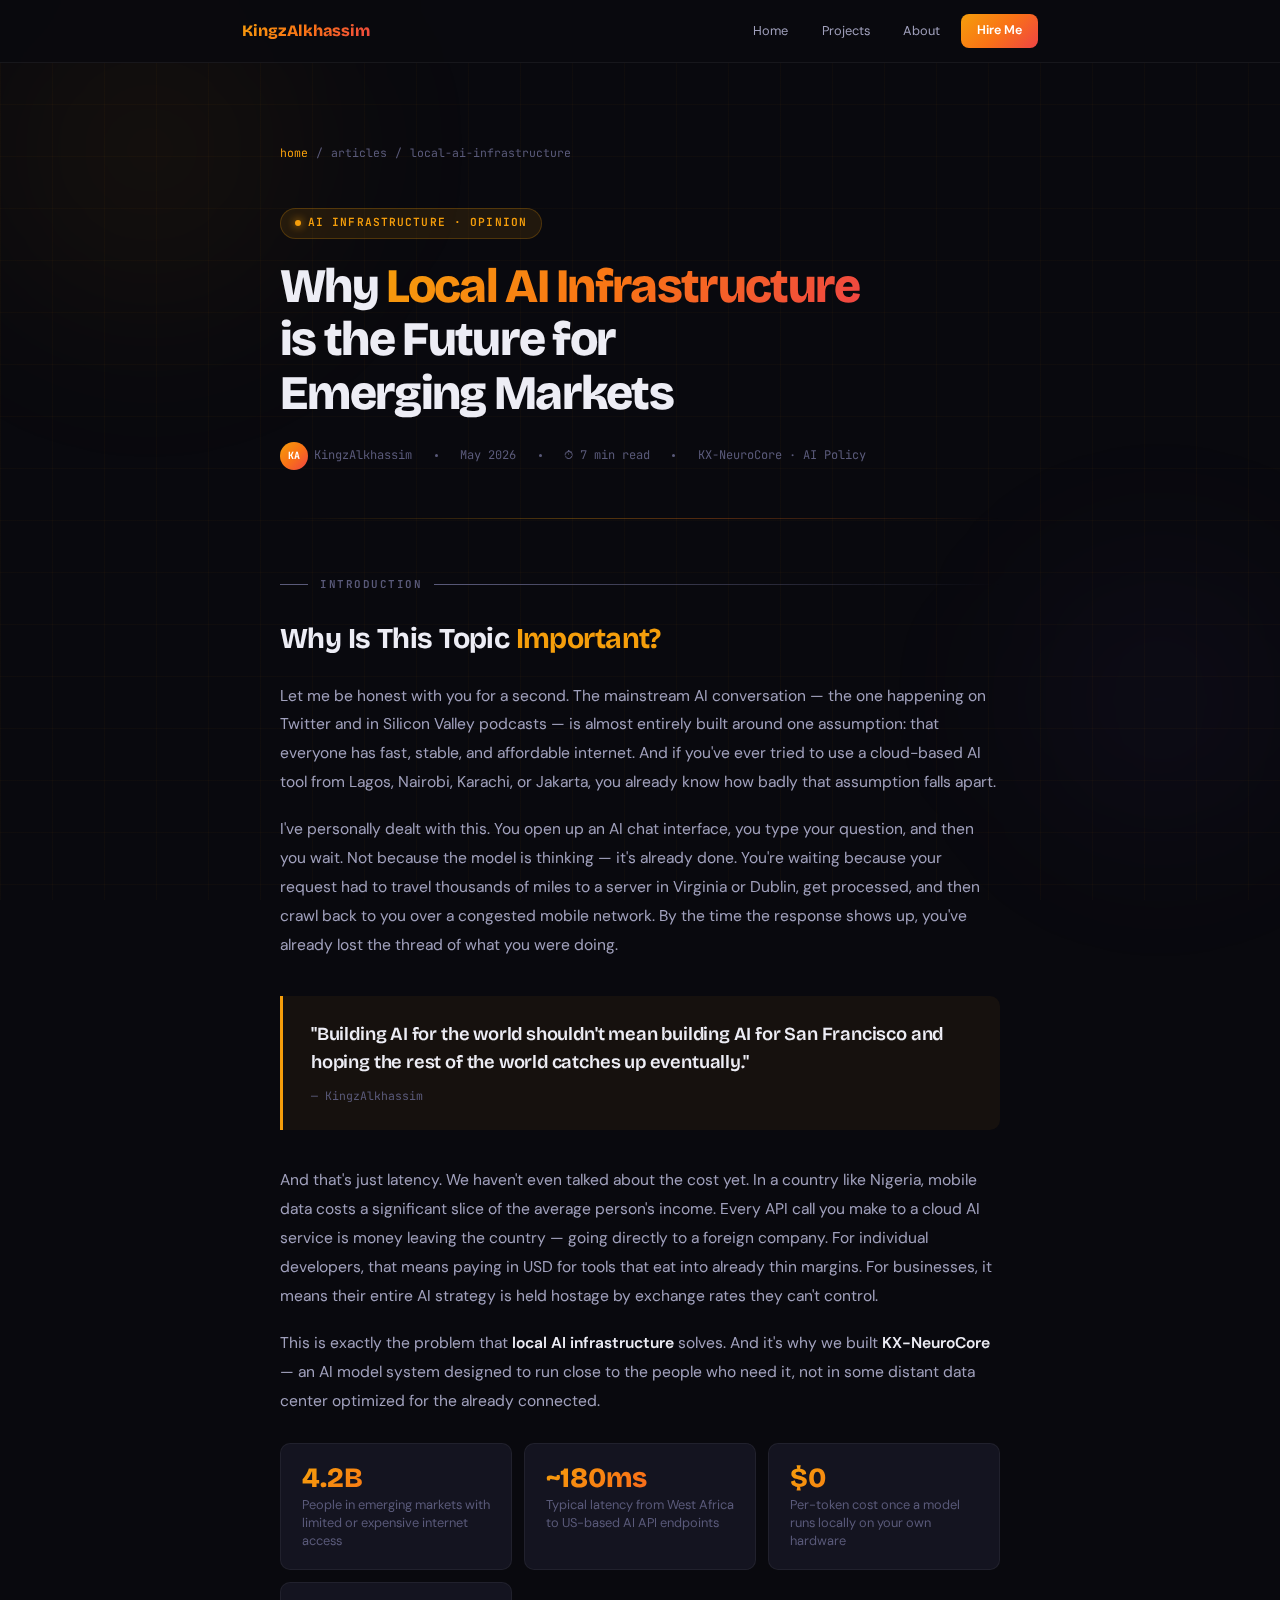
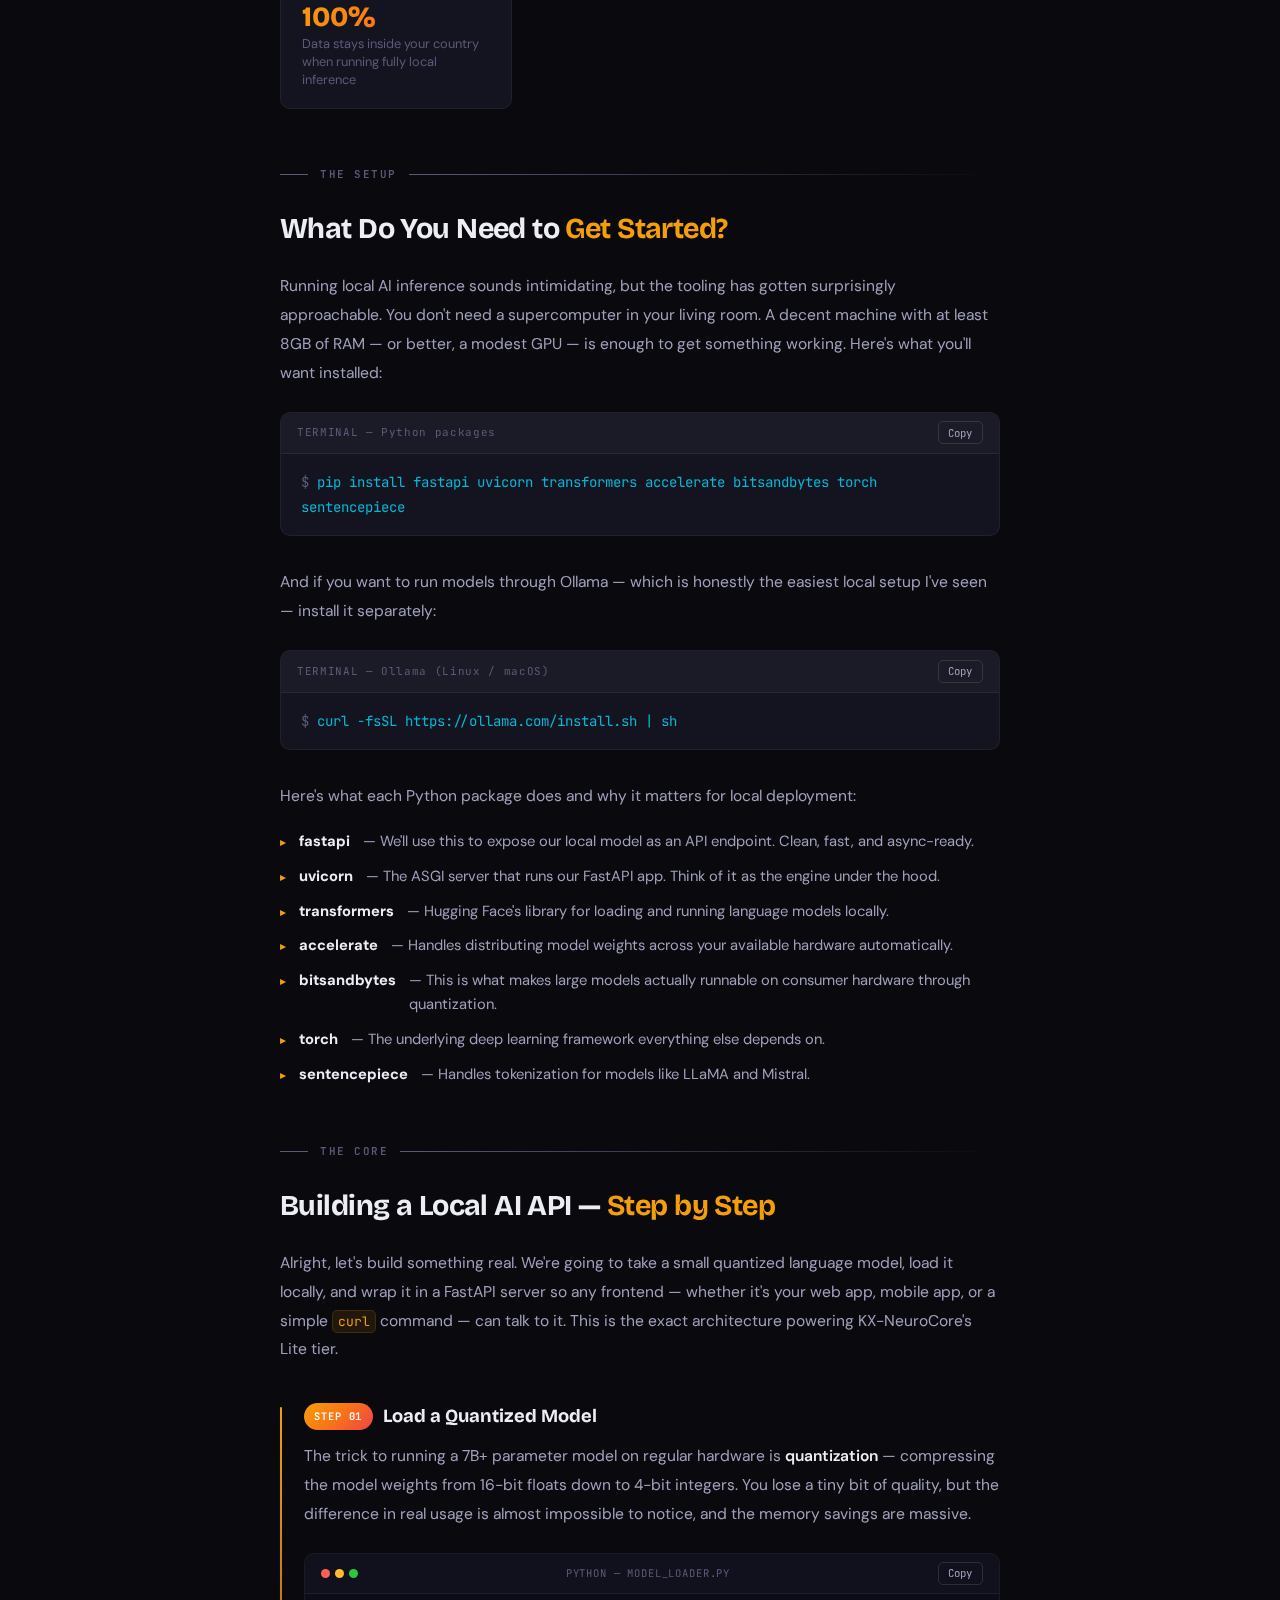
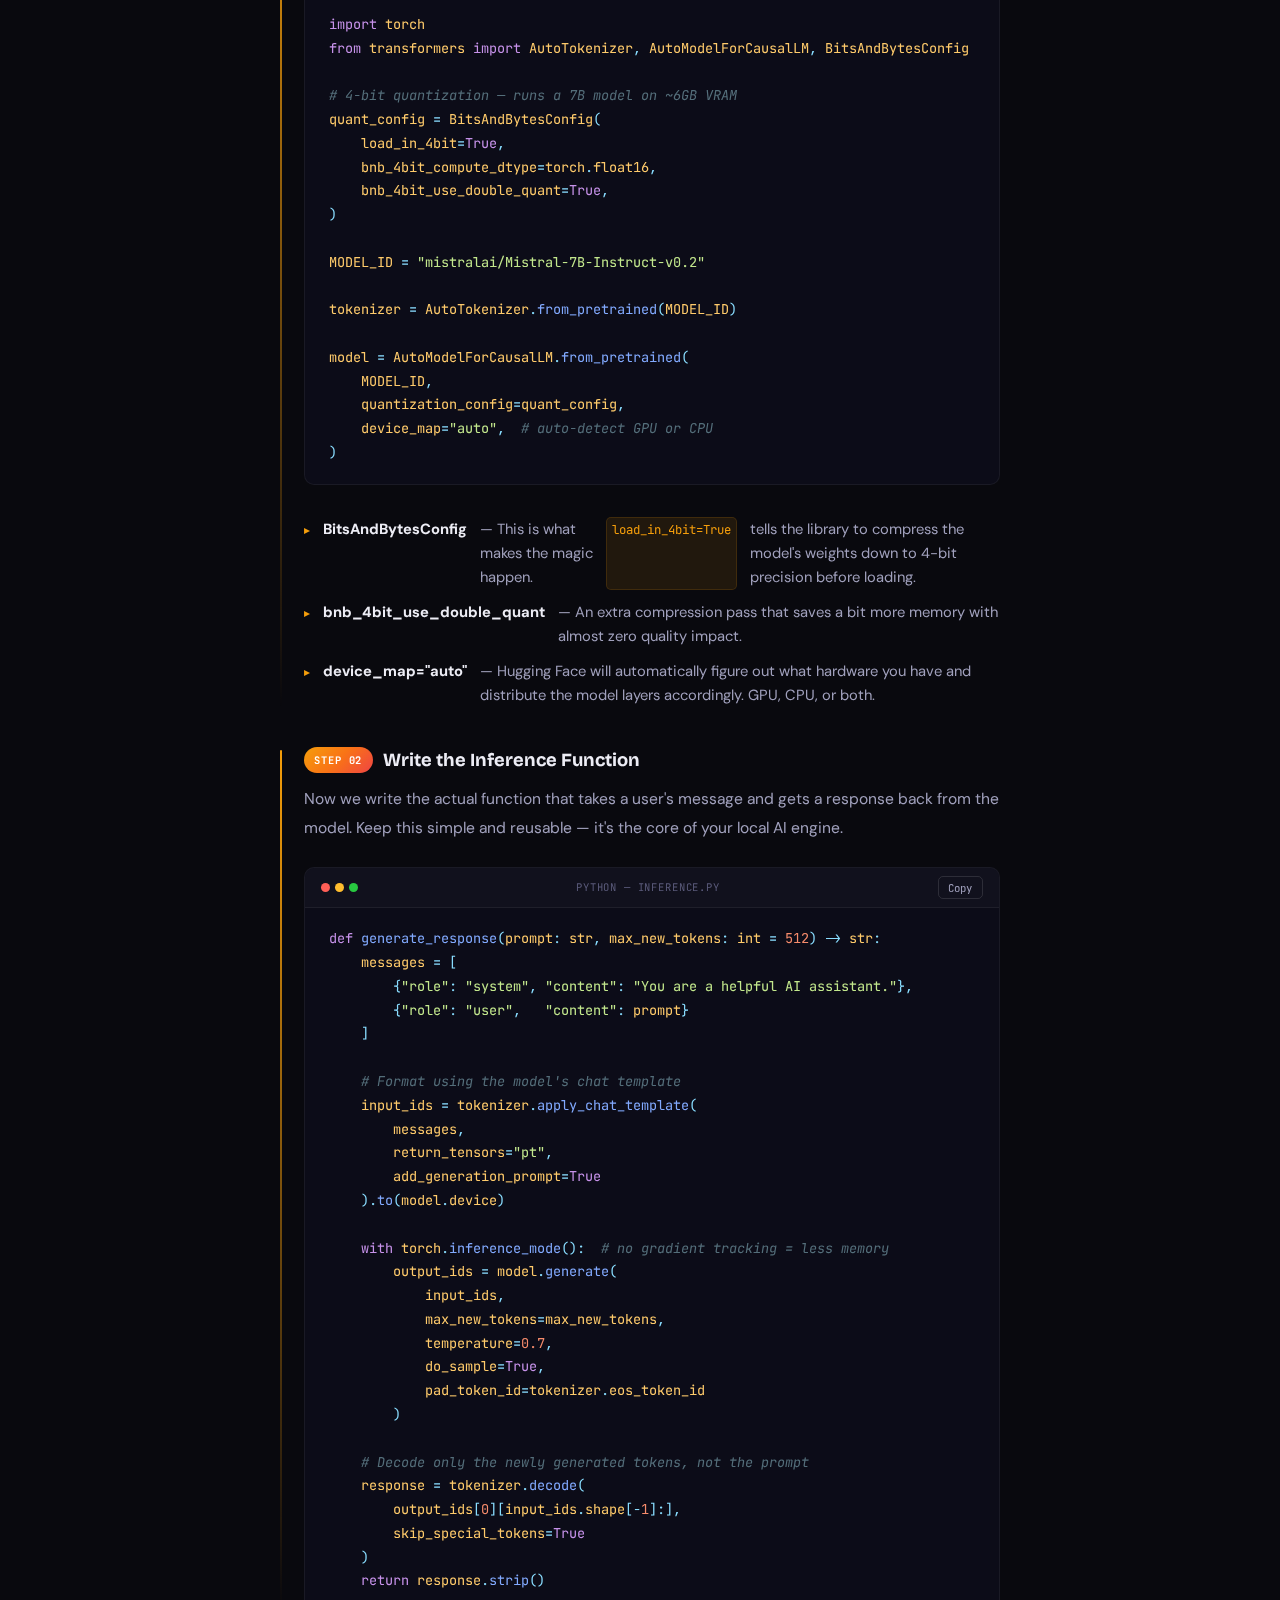
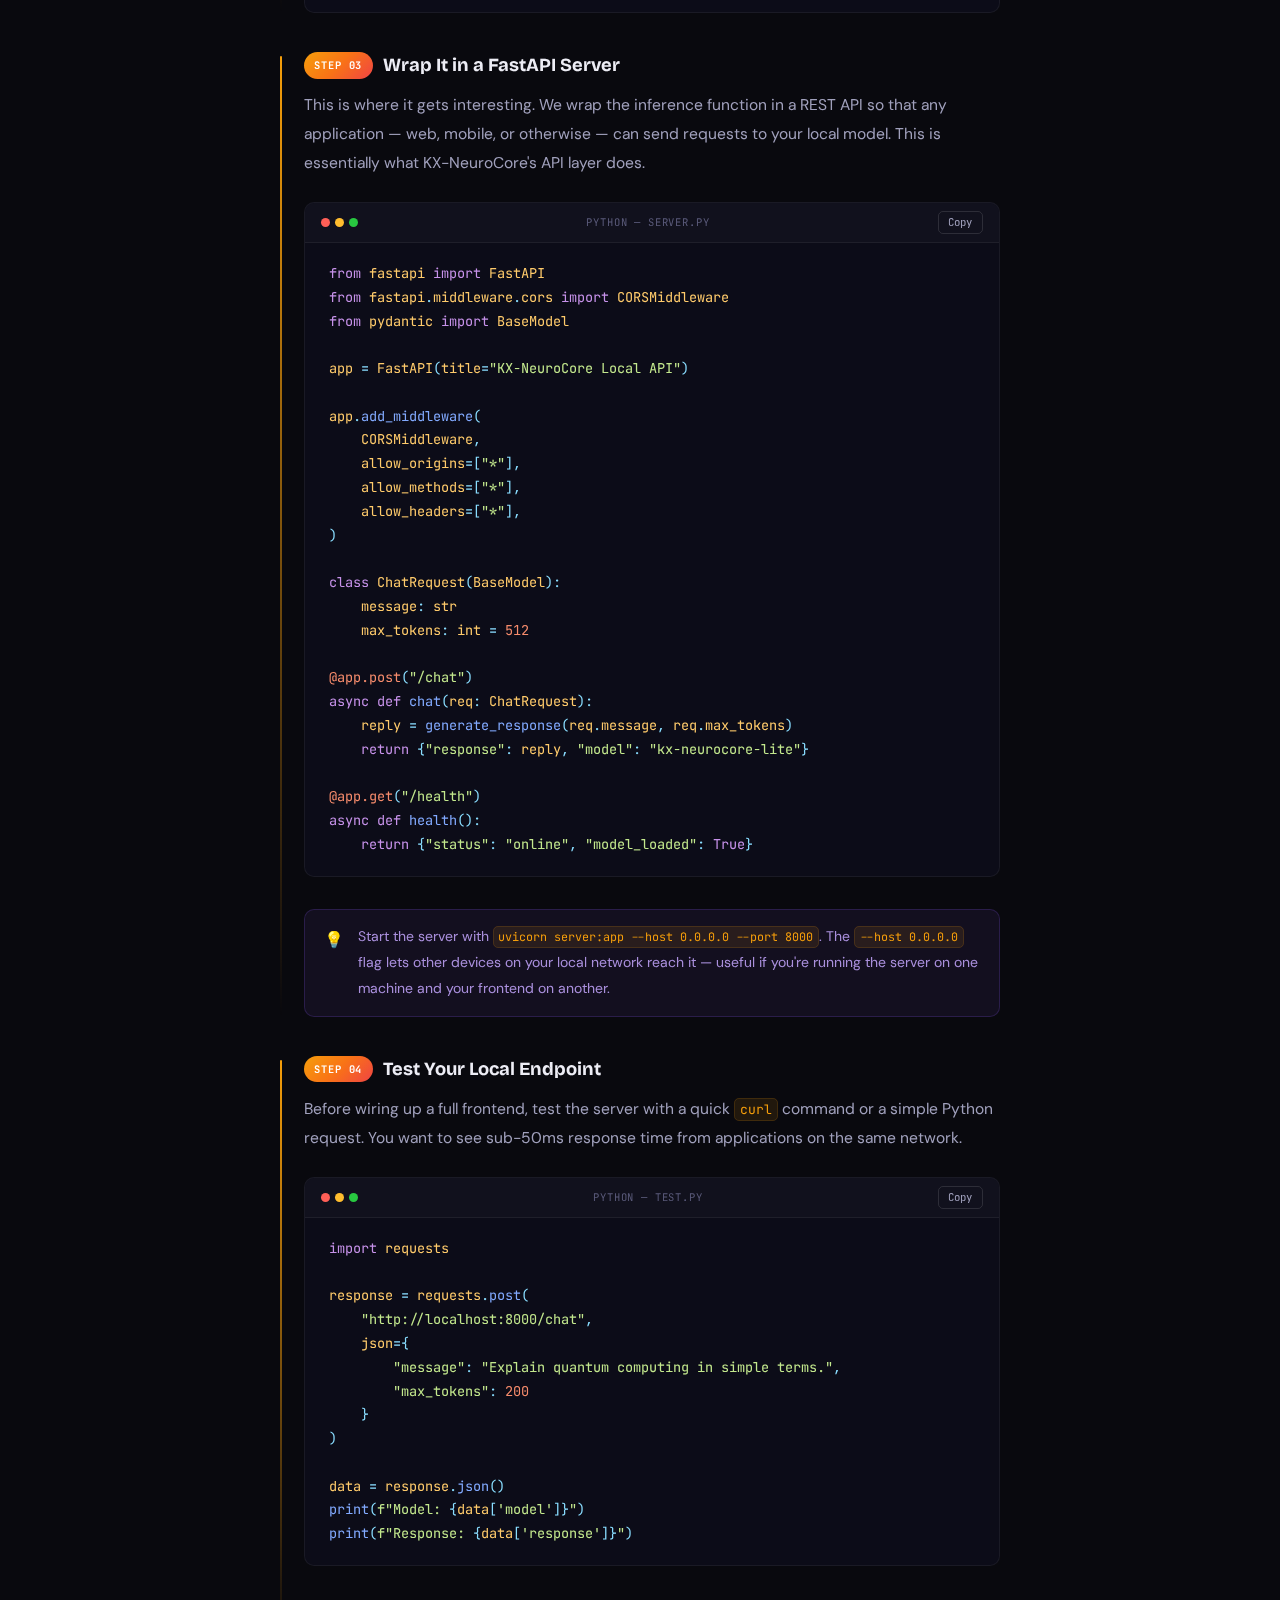
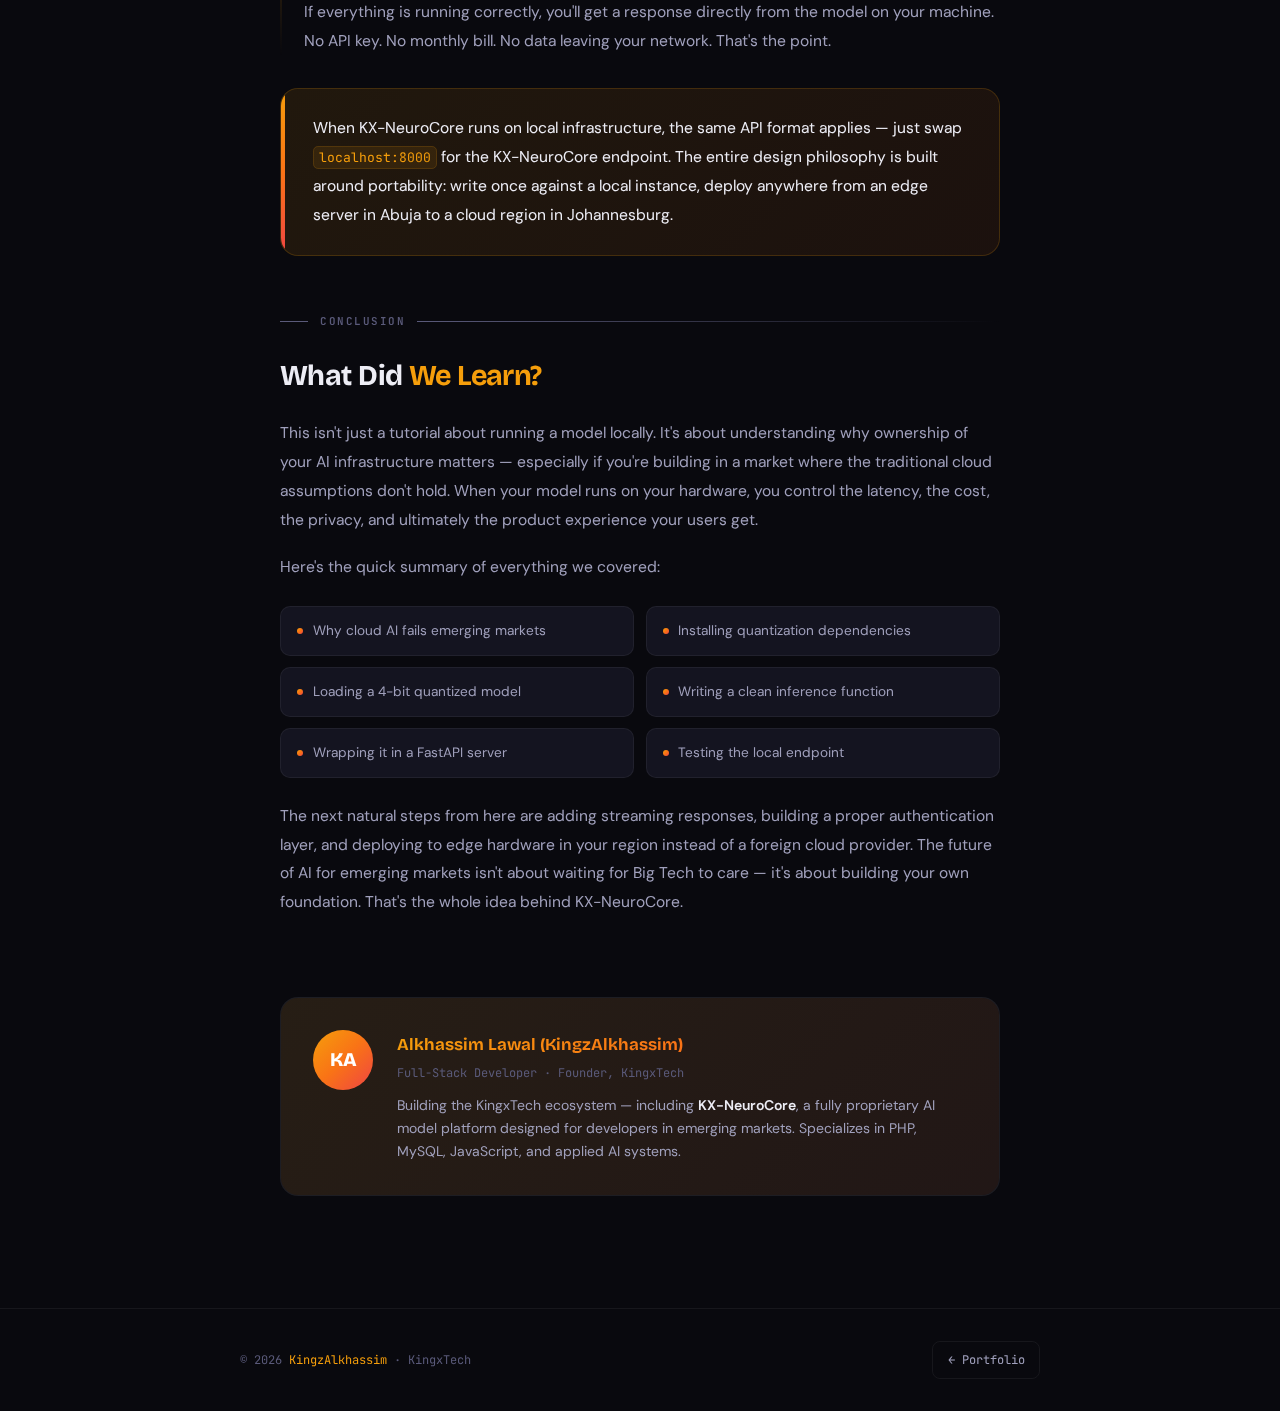
<file: article/local-ai-infrastructure.html>
<!DOCTYPE html>
<html lang="en">
<head>
  <meta charset="UTF-8" />
  <meta name="viewport" content="width=device-width, initial-scale=1.0" />
  <title>Why Local AI Infrastructure is the Future for Emerging Markets — KingzAlkhassim</title>
  <meta name="description" content="Cloud AI works great if you have fast internet, cheap data, and zero latency. Most of the world doesn't. Here's why local AI is the real answer." />
  <link rel="preconnect" href="https://fonts.googleapis.com" />
  <link rel="preconnect" href="https://fonts.gstatic.com" crossorigin />
  <link href="https://fonts.googleapis.com/css2?family=Bricolage+Grotesque:opsz,wght@12..96,400;12..96,500;12..96,600;12..96,700;12..96,800&family=JetBrains+Mono:wght@400;500;600&family=DM+Sans:ital,wght@0,300;0,400;0,500;1,400&display=swap" rel="stylesheet" />

  <style>
    :root {
      --bg:        #09090e;
      --bg2:       #0f0f16;
      --bg3:       #141420;
      --bg4:       #1a1a28;
      --border:    rgba(255,255,255,.06);
      --border-hi: rgba(255,255,255,.12);

      --text:      #ededf5;
      --text-2:    #a0a0bc;
      --text-3:    #5a5a7a;

      --amber:     #f59e0b;
      --orange:    #f97316;
      --red:       #ef4444;
      --violet:    #8b5cf6;
      --pink:      #ec4899;

      --grad:      linear-gradient(135deg, var(--amber), var(--orange), var(--red));
      --grad-soft: linear-gradient(135deg, rgba(245,158,11,.1), rgba(249,115,22,.08));

      --r:         10px;
      --r-lg:      18px;

      --body:      'DM Sans', sans-serif;
      --display:   'Bricolage Grotesque', sans-serif;
      --mono:      'JetBrains Mono', monospace;
    }

    *, *::before, *::after { box-sizing: border-box; margin: 0; padding: 0; }
    html { scroll-behavior: smooth; }

    body {
      background: var(--bg);
      color: var(--text);
      font-family: var(--body);
      font-size: 16px;
      line-height: 1.75;
      overflow-x: hidden;
    }
    a { color: inherit; text-decoration: none; }

    /* Grid texture */
    body::before {
      content: '';
      position: fixed; inset: 0;
      background-image:
        linear-gradient(rgba(245,158,11,.03) 1px, transparent 1px),
        linear-gradient(90deg, rgba(245,158,11,.03) 1px, transparent 1px);
      background-size: 52px 52px;
      pointer-events: none; z-index: 0;
    }

    /* Glow blob */
    .blob {
      position: fixed;
      border-radius: 50%;
      pointer-events: none;
      z-index: 0;
      filter: blur(80px);
      animation: drift 18s ease-in-out infinite alternate;
    }
    .blob-1 {
      width: 500px; height: 500px;
      background: radial-gradient(circle, rgba(245,158,11,.07), transparent 70%);
      top: -100px; left: -100px;
    }
    .blob-2 {
      width: 400px; height: 400px;
      background: radial-gradient(circle, rgba(139,92,246,.06), transparent 70%);
      bottom: 0; right: -80px;
      animation-delay: -9s;
    }
    @keyframes drift {
      from { transform: translate(0,0) scale(1); }
      to   { transform: translate(40px, 60px) scale(1.05); }
    }

    /* ─ NAV ─ */
    nav {
      position: sticky; top: 0; z-index: 100;
      background: rgba(9,9,14,.85);
      backdrop-filter: blur(20px);
      border-bottom: 1px solid var(--border);
    }
    .nav-inner {
      max-width: 860px; margin: 0 auto;
      display: flex; align-items: center;
      justify-content: space-between;
      height: 62px;
      padding: 0 clamp(1.25rem, 4vw, 2rem);
      gap: 1rem;
    }
    .nav-logo {
      font-family: var(--display);
      font-weight: 800; font-size: 1rem;
      background: var(--grad);
      -webkit-background-clip: text; -webkit-text-fill-color: transparent;
      background-clip: text; white-space: nowrap;
    }
    .nav-right { display: flex; align-items: center; gap: .5rem; }
    .nav-link {
      font-size: .8rem; color: var(--text-2);
      padding: .4rem .8rem; border-radius: 8px;
      transition: color .2s, background .2s;
    }
    .nav-link:hover { color: var(--text); background: var(--bg3); }
    .nav-cta {
      font-size: .78rem; font-weight: 600;
      padding: .4rem 1rem; border-radius: 8px;
      background: var(--grad); color: #fff;
      -webkit-text-fill-color: #fff;
      transition: opacity .2s, transform .2s;
    }
    .nav-cta:hover { opacity: .85; transform: translateY(-1px); }
    @media(max-width:560px){ .nav-link{display:none;} }

    /* ─ PROGRESS ─ */
    #progress {
      position: fixed; top: 0; left: 0; height: 3px;
      background: var(--grad); z-index: 200; width: 0;
      transition: width .08s linear;
    }

    /* ─ MAIN ─ */
    main {
      position: relative; z-index: 1;
      max-width: 800px; margin: 0 auto;
      padding: clamp(2.5rem,8vw,5rem) clamp(1.25rem,5vw,2.5rem) 7rem;
    }

    /* ─ BREADCRUMB ─ */
    .crumb {
      font-family: var(--mono); font-size: .72rem;
      color: var(--text-3); display: flex; gap: .5rem;
      align-items: center; margin-bottom: 2.75rem;
      animation: up .5s ease both;
    }
    .crumb a { color: var(--amber); transition: color .2s; }
    .crumb a:hover { color: var(--orange); }

    /* ─ HERO ─ */
    .hero { margin-bottom: 3rem; animation: up .55s ease both; }

    .cat-pill {
      display: inline-flex; align-items: center; gap: .45rem;
      font-family: var(--mono); font-size: .7rem;
      font-weight: 600; letter-spacing: .1em;
      text-transform: uppercase;
      color: var(--amber);
      background: rgba(245,158,11,.1);
      border: 1px solid rgba(245,158,11,.22);
      padding: .3rem .85rem; border-radius: 100px;
      margin-bottom: 1.3rem;
    }
    .cat-pill .dot {
      width: 6px; height: 6px; border-radius: 50%;
      background: var(--amber);
      box-shadow: 0 0 8px var(--amber);
      animation: blink 2.5s ease-in-out infinite;
    }
    @keyframes blink {
      0%,100%{opacity:1;} 50%{opacity:.3;}
    }

    h1 {
      font-family: var(--display);
      font-size: clamp(1.85rem, 5vw, 3rem);
      font-weight: 800; line-height: 1.12;
      letter-spacing: -.035em;
      margin-bottom: 1.3rem;
    }
    h1 .fire {
      background: var(--grad);
      -webkit-background-clip: text;
      -webkit-text-fill-color: transparent;
      background-clip: text;
    }

    .hero-meta {
      display: flex; flex-wrap: wrap;
      gap: .6rem 1.4rem; align-items: center;
      font-family: var(--mono); font-size: .75rem;
      color: var(--text-3);
    }
    .hero-meta .av {
      width: 28px; height: 28px; border-radius: 50%;
      background: var(--grad); display: flex;
      align-items: center; justify-content: center;
      font-size: .62rem; font-weight: 700; color: #fff;
    }
    .hero-meta .pair { display: flex; align-items: center; gap: .4rem; }
    .sep { width: 3px; height: 3px; background: var(--text-3); border-radius: 50%; }

    /* ─ DIVIDER ─ */
    .div-line {
      height: 1px; margin: 2rem 0 3rem;
      background: linear-gradient(90deg, transparent, var(--amber) 40%, var(--orange) 60%, transparent);
      opacity: .3;
    }

    /* ─ SECTION LABELS ─ */
    .s-label {
      font-family: var(--mono); font-size: .68rem;
      font-weight: 600; letter-spacing: .14em;
      text-transform: uppercase; color: var(--text-3);
      display: flex; align-items: center; gap: .75rem;
      margin-bottom: 1.25rem; margin-top: 3.5rem;
    }
    .s-label::before { content:''; width:28px; height:1px; background:var(--text-3); }
    .s-label::after  { content:''; flex:1; height:1px; background:linear-gradient(90deg,var(--text-3),transparent); }

    /* ─ SECTION HEADINGS ─ */
    h2 {
      font-family: var(--display);
      font-size: clamp(1.3rem, 3.5vw, 1.8rem);
      font-weight: 700; letter-spacing: -.02em;
      color: var(--text); margin-bottom: 1.1rem;
    }
    h2 .hi { color: var(--amber); }

    h3 {
      font-family: var(--display);
      font-size: 1.15rem; font-weight: 700;
      color: var(--text); margin: 2.25rem 0 .6rem;
      display: flex; align-items: center; gap: .65rem;
    }
    .step-n {
      font-family: var(--mono); font-size: .65rem;
      font-weight: 600; letter-spacing: .08em;
      background: var(--grad); color: #fff;
      padding: .25rem .65rem; border-radius: 100px;
    }

    /* ─ BODY TEXT ─ */
    p {
      color: var(--text-2); font-size: .975rem;
      line-height: 1.85; margin-bottom: 1.15rem;
    }
    p strong { color: var(--text); font-weight: 600; }
    p em { color: var(--amber); font-style: normal; font-weight: 500; }

    /* ─ BLOCKQUOTE / PULL QUOTE ─ */
    blockquote {
      margin: 2.25rem 0;
      padding: 1.5rem 1.75rem;
      border-left: 3px solid var(--amber);
      background: rgba(245,158,11,.06);
      border-radius: 0 var(--r) var(--r) 0;
    }
    blockquote p {
      font-family: var(--display);
      font-size: 1.15rem; font-weight: 600;
      color: var(--text); line-height: 1.55;
      margin: 0; letter-spacing: -.01em;
    }
    blockquote cite {
      display: block; margin-top: .6rem;
      font-family: var(--mono); font-size: .72rem;
      color: var(--text-3); font-style: normal;
    }

    /* ─ HIGHLIGHT CARD ─ */
    .hi-card {
      background: var(--grad-soft);
      border: 1px solid rgba(245,158,11,.18);
      border-radius: var(--r-lg);
      padding: 1.6rem 2rem; margin: 2rem 0;
      position: relative; overflow: hidden;
    }
    .hi-card::before {
      content:''; position:absolute;
      left:0; top:0; width:4px; height:100%;
      background: var(--grad); border-radius:4px 0 0 4px;
    }
    .hi-card p { margin:0; color: var(--text); }

    /* ─ INSTALL BLOCK ─ */
    .install {
      background: var(--bg3);
      border: 1px solid var(--border);
      border-radius: var(--r);
      overflow: hidden; margin: 1.5rem 0 2rem;
    }
    .install-top {
      display: flex; align-items: center;
      justify-content: space-between;
      padding: .55rem 1rem;
      background: rgba(255,255,255,.03);
      border-bottom: 1px solid var(--border);
    }
    .install-top span {
      font-family: var(--mono); font-size: .68rem;
      letter-spacing: .06em; color: var(--text-3);
    }
    .c-btn {
      background: none;
      border: 1px solid var(--border-hi);
      color: var(--text-2);
      font-family: var(--mono); font-size: .67rem;
      padding: .22rem .6rem; border-radius: 5px;
      cursor: pointer; transition: all .2s;
    }
    .c-btn:hover { border-color: var(--amber); color: var(--amber); }
    .c-btn.ok  { border-color: #22c55e; color: #22c55e; }
    .install-body {
      padding: 1rem 1.25rem;
      font-family: var(--mono); font-size: .875rem;
      color: #06b6d4; overflow-x: auto;
    }
    .install-body .pfx { color: var(--text-3); user-select: none; }

    /* ─ CODE BLOCK ─ */
    .cb {
      background: #0c0c18;
      border: 1px solid var(--border);
      border-radius: var(--r);
      overflow: hidden; margin: 1.5rem 0 2rem;
      transition: border-color .2s;
    }
    .cb:hover { border-color: var(--border-hi); }
    .cb-top {
      display: flex; align-items: center;
      justify-content: space-between;
      padding: .5rem 1rem;
      background: rgba(255,255,255,.025);
      border-bottom: 1px solid var(--border);
    }
    .dots { display:flex; gap:5px; }
    .dots span { width:9px; height:9px; border-radius:50%; }
    .dots span:nth-child(1){background:#ff5f57;}
    .dots span:nth-child(2){background:#ffbd2e;}
    .dots span:nth-child(3){background:#28c840;}
    .lang-tag {
      font-family: var(--mono); font-size: .66rem;
      text-transform: uppercase; letter-spacing: .08em;
      color: var(--text-3);
    }
    .cb-body {
      padding: 1.2rem 1.5rem; overflow-x: auto;
    }
    .cb-body pre {
      font-family: var(--mono); font-size: .85rem;
      line-height: 1.75; color: var(--text);
      white-space: pre; tab-size: 4;
    }

    /* syntax */
    .kw  { color: #c792ea; }
    .fn  { color: #82aaff; }
    .str { color: #c3e88d; }
    .cm  { color: #546e7a; font-style:italic; }
    .num { color: #f78c6c; }
    .cls { color: #ffcb6b; }
    .op  { color: #89ddff; }
    .pn  { color: #89ddff; }
    .dec { color: #f78c6c; }

    /* ─ POINT LIST ─ */
    .pts { list-style:none; display:flex; flex-direction:column; gap:.65rem; margin:1rem 0 1.5rem; }
    .pts li {
      display:flex; gap:.8rem;
      font-size: .92rem; color: var(--text-2); line-height:1.65;
    }
    .pts li::before {
      content:'▸'; color: var(--amber);
      font-size: .75rem; flex-shrink:0; margin-top:.25rem;
    }
    .pts li strong { color: var(--text); }

    /* ─ STAT CARDS ─ */
    .stats {
      display: grid;
      grid-template-columns: repeat(auto-fill, minmax(200px, 1fr));
      gap: .75rem; margin: 1.75rem 0;
    }
    .stat-card {
      background: var(--bg3);
      border: 1px solid var(--border);
      border-radius: var(--r);
      padding: 1.2rem 1.3rem;
      transition: border-color .25s, transform .25s;
    }
    .stat-card:hover { border-color: rgba(245,158,11,.35); transform: translateY(-2px); }
    .stat-n {
      font-family: var(--display);
      font-size: 1.75rem; font-weight: 800;
      background: var(--grad);
      -webkit-background-clip: text; -webkit-text-fill-color: transparent;
      background-clip: text; line-height: 1;
      margin-bottom: .3rem;
    }
    .stat-l {
      font-size: .8rem; color: var(--text-3);
      line-height: 1.4;
    }

    /* ─ NOTE ─ */
    .note {
      display: flex; gap: .85rem;
      background: rgba(139,92,246,.08);
      border: 1px solid rgba(139,92,246,.2);
      border-radius: var(--r);
      padding: .9rem 1.2rem; margin: 1.5rem 0;
    }
    .note-ico { font-size: 1rem; flex-shrink:0; margin-top:.15rem; }
    .note p { margin:0; font-size:.875rem; color: rgba(197,167,255,.85); }

    /* ─ STEP WRAPPER ─ */
    .step {
      padding-left: 1.5rem;
      position: relative; margin-bottom: .5rem;
    }
    .step::before {
      content:''; position:absolute;
      left:0; top:.4rem; width:2px;
      height:calc(100% - .4rem);
      background: linear-gradient(180deg, var(--amber), transparent);
      border-radius:2px;
    }

    /* ─ CONCLUSION ─ */
    .wrap-up {
      display: grid;
      grid-template-columns: 1fr 1fr;
      gap: .7rem; margin: 1.5rem 0;
    }
    @media(max-width:500px){ .wrap-up{ grid-template-columns:1fr; } }
    .wu-item {
      background: var(--bg3);
      border: 1px solid var(--border);
      border-radius: var(--r);
      padding: .75rem 1rem;
      font-size: .85rem; color: var(--text-2);
      display: flex; align-items: center; gap: .6rem;
      transition: border-color .2s;
    }
    .wu-item:hover { border-color: rgba(245,158,11,.3); }
    .wu-dot {
      width:6px; height:6px; border-radius:50%;
      background: var(--grad); flex-shrink:0;
    }

    /* ─ AUTHOR CARD ─ */
    .author {
      margin-top: 5rem;
      background: var(--bg2);
      border: 1px solid var(--border);
      border-radius: var(--r-lg);
      padding: 2rem;
      display: flex; gap: 1.5rem;
      align-items: flex-start;
      position: relative; overflow: hidden;
    }
    .author::before {
      content:''; position:absolute; inset:0;
      background: var(--grad-soft); pointer-events:none;
    }
    .a-av {
      width:60px; height:60px; border-radius:50%;
      background: var(--grad); flex-shrink:0;
      display:flex; align-items:center; justify-content:center;
      font-family:var(--display); font-weight:800;
      font-size:1.2rem; color:#fff; position:relative; z-index:1;
    }
    .a-info { position:relative; z-index:1; }
    .a-name {
      font-family:var(--display); font-weight:700; font-size:1.05rem;
      background: var(--grad);
      -webkit-background-clip:text; -webkit-text-fill-color:transparent;
      background-clip:text; margin-bottom:.2rem;
    }
    .a-role {
      font-family:var(--mono); font-size:.75rem;
      color:var(--text-3); margin-bottom:.65rem;
    }
    .a-bio { font-size:.875rem; color:var(--text-2); line-height:1.65; margin:0; }
    @media(max-width:500px){ .author{flex-direction:column;} }

    /* ─ FOOTER ─ */
    footer {
      position:relative; z-index:1;
      border-top: 1px solid var(--border);
      padding: 2rem clamp(1.25rem,5vw,4rem);
    }
    .foot-in {
      max-width:800px; margin:0 auto;
      display:flex; align-items:center;
      justify-content:space-between; flex-wrap:wrap; gap:1rem;
    }
    .foot-txt {
      font-family:var(--mono); font-size:.75rem; color:var(--text-3);
    }
    .foot-txt a { color:var(--amber); transition:color .2s; }
    .foot-txt a:hover { color:var(--orange); }
    .back {
      font-family:var(--mono); font-size:.75rem;
      color:var(--text-2); display:flex; align-items:center;
      gap:.4rem; padding:.45rem .9rem;
      border:1px solid var(--border); border-radius:8px;
      transition: all .2s;
    }
    .back:hover { border-color:var(--amber); color:var(--amber); }

    /* ─ ANIMS ─ */
    @keyframes up {
      from{opacity:0;transform:translateY(16px);}
      to  {opacity:1;transform:translateY(0);}
    }
    main > * { animation: up .55s ease both; }
    main > *:nth-child(2){animation-delay:.07s;}
    main > *:nth-child(3){animation-delay:.13s;}
    main > *:nth-child(4){animation-delay:.19s;}
    main > *:nth-child(5){animation-delay:.25s;}

    code {
      font-family:var(--mono); font-size:.84em;
      background:rgba(245,158,11,.1); color:var(--amber);
      padding:.15em .4em; border-radius:5px;
      border:1px solid rgba(245,158,11,.15);
    }
  </style>
</head>
<body>
<div class="blob blob-1"></div>
<div class="blob blob-2"></div>
<div id="progress"></div>

<!-- NAV -->
<nav>
  <div class="nav-inner">
    <a href="https://kingzalkhasim.netlify.app" class="nav-logo">KingzAlkhassim</a>
    <div class="nav-right">
      <a href="https://kingzalkhasim.netlify.app/#home" class="nav-link">Home</a>
      <a href="https://kingzalkhasim.netlify.app/#projects" class="nav-link">Projects</a>
      <a href="https://kingzalkhasim.netlify.app/#about" class="nav-link">About</a>
      <a href="https://kingzalkhasim.netlify.app/#contact" class="nav-cta">Hire Me</a>
    </div>
  </div>
</nav>

<main>

  <div class="crumb">
    <a href="https://kingzalkhasim.netlify.app">home</a>
    <span>/</span><span>articles</span>
    <span>/</span><span>local-ai-infrastructure</span>
  </div>

  <header class="hero">
    <div class="cat-pill"><span class="dot"></span>AI Infrastructure · Opinion</div>
    <h1>Why <span class="fire">Local AI Infrastructure</span><br />is the Future for<br />Emerging Markets</h1>
    <div class="hero-meta">
      <div class="pair"><div class="av">KA</div><span>KingzAlkhassim</span></div>
      <div class="sep"></div>
      <span>May 2026</span>
      <div class="sep"></div>
      <span>⏱ 7 min read</span>
      <div class="sep"></div>
      <span>KX-NeuroCore · AI Policy</span>
    </div>
  </header>

  <div class="div-line"></div>

  <!-- INTRODUCTION -->
  <div class="s-label">Introduction</div>
  <h2>Why Is This Topic <span class="hi">Important?</span></h2>

  <p>Let me be honest with you for a second. The mainstream AI conversation — the one happening on Twitter and in Silicon Valley podcasts — is almost entirely built around one assumption: that everyone has fast, stable, and affordable internet. And if you've ever tried to use a cloud-based AI tool from Lagos, Nairobi, Karachi, or Jakarta, you already know how badly that assumption falls apart.</p>

  <p>I've personally dealt with this. You open up an AI chat interface, you type your question, and then you wait. Not because the model is thinking — it's already done. You're waiting because your request had to travel thousands of miles to a server in Virginia or Dublin, get processed, and then crawl back to you over a congested mobile network. By the time the response shows up, you've already lost the thread of what you were doing.</p>

  <blockquote>
    <p>"Building AI for the world shouldn't mean building AI for San Francisco and hoping the rest of the world catches up eventually."</p>
    <cite>— KingzAlkhassim</cite>
  </blockquote>

  <p>And that's just latency. We haven't even talked about the cost yet. In a country like Nigeria, mobile data costs a significant slice of the average person's income. Every API call you make to a cloud AI service is money leaving the country — going directly to a foreign company. For individual developers, that means paying in USD for tools that eat into already thin margins. For businesses, it means their entire AI strategy is held hostage by exchange rates they can't control.</p>

  <p>This is exactly the problem that <strong>local AI infrastructure</strong> solves. And it's why we built <strong>KX-NeuroCore</strong> — an AI model system designed to run close to the people who need it, not in some distant data center optimized for the already connected.</p>

  <div class="stats">
    <div class="stat-card">
      <div class="stat-n">4.2B</div>
      <div class="stat-l">People in emerging markets with limited or expensive internet access</div>
    </div>
    <div class="stat-card">
      <div class="stat-n">~180ms</div>
      <div class="stat-l">Typical latency from West Africa to US-based AI API endpoints</div>
    </div>
    <div class="stat-card">
      <div class="stat-n">$0</div>
      <div class="stat-l">Per-token cost once a model runs locally on your own hardware</div>
    </div>
    <div class="stat-card">
      <div class="stat-n">100%</div>
      <div class="stat-l">Data stays inside your country when running fully local inference</div>
    </div>
  </div>

  <!-- SETUP -->
  <div class="s-label">The Setup</div>
  <h2>What Do You Need to <span class="hi">Get Started?</span></h2>

  <p>Running local AI inference sounds intimidating, but the tooling has gotten surprisingly approachable. You don't need a supercomputer in your living room. A decent machine with at least 8GB of RAM — or better, a modest GPU — is enough to get something working. Here's what you'll want installed:</p>

  <div class="install">
    <div class="install-top">
      <span>TERMINAL — Python packages</span>
      <button class="c-btn" onclick="cp(this,'pip install fastapi uvicorn transformers accelerate bitsandbytes torch sentencepiece')">Copy</button>
    </div>
    <div class="install-body">
      <span class="pfx">$ </span>pip install fastapi uvicorn transformers accelerate bitsandbytes torch sentencepiece
    </div>
  </div>

  <p>And if you want to run models through Ollama — which is honestly the easiest local setup I've seen — install it separately:</p>

  <div class="install">
    <div class="install-top">
      <span>TERMINAL — Ollama (Linux / macOS)</span>
      <button class="c-btn" onclick="cp(this,'curl -fsSL https://ollama.com/install.sh | sh')">Copy</button>
    </div>
    <div class="install-body">
      <span class="pfx">$ </span>curl -fsSL https://ollama.com/install.sh | sh
    </div>
  </div>

  <p>Here's what each Python package does and why it matters for local deployment:</p>

  <ul class="pts">
    <li><strong>fastapi</strong> — We'll use this to expose our local model as an API endpoint. Clean, fast, and async-ready.</li>
    <li><strong>uvicorn</strong> — The ASGI server that runs our FastAPI app. Think of it as the engine under the hood.</li>
    <li><strong>transformers</strong> — Hugging Face's library for loading and running language models locally.</li>
    <li><strong>accelerate</strong> — Handles distributing model weights across your available hardware automatically.</li>
    <li><strong>bitsandbytes</strong> — This is what makes large models actually runnable on consumer hardware through quantization.</li>
    <li><strong>torch</strong> — The underlying deep learning framework everything else depends on.</li>
    <li><strong>sentencepiece</strong> — Handles tokenization for models like LLaMA and Mistral.</li>
  </ul>

  <!-- CORE -->
  <div class="s-label">The Core</div>
  <h2>Building a Local AI API — <span class="hi">Step by Step</span></h2>

  <p>Alright, let's build something real. We're going to take a small quantized language model, load it locally, and wrap it in a FastAPI server so any frontend — whether it's your web app, mobile app, or a simple <code>curl</code> command — can talk to it. This is the exact architecture powering KX-NeuroCore's Lite tier.</p>

  <!-- Step 1 -->
  <div class="step">
    <h3><span class="step-n">STEP 01</span> Load a Quantized Model</h3>
    <p>The trick to running a 7B+ parameter model on regular hardware is <strong>quantization</strong> — compressing the model weights from 16-bit floats down to 4-bit integers. You lose a tiny bit of quality, but the difference in real usage is almost impossible to notice, and the memory savings are massive.</p>

    <div class="cb">
      <div class="cb-top">
        <div class="dots"><span></span><span></span><span></span></div>
        <span class="lang-tag">Python — model_loader.py</span>
        <button class="c-btn" onclick="cp(this, `import torch\nfrom transformers import AutoTokenizer, AutoModelForCausalLM, BitsAndBytesConfig\n\nquant_config = BitsAndBytesConfig(\n    load_in_4bit=True,\n    bnb_4bit_compute_dtype=torch.float16,\n    bnb_4bit_use_double_quant=True,\n)\n\nMODEL_ID = \"mistralai/Mistral-7B-Instruct-v0.2\"\n\ntokenizer = AutoTokenizer.from_pretrained(MODEL_ID)\n\nmodel = AutoModelForCausalLM.from_pretrained(\n    MODEL_ID,\n    quantization_config=quant_config,\n    device_map=\"auto\",\n)`)">Copy</button>
      </div>
      <div class="cb-body"><pre><span class="kw">import</span> <span class="cls">torch</span>
<span class="kw">from</span> <span class="cls">transformers</span> <span class="kw">import</span> <span class="cls">AutoTokenizer</span><span class="pn">,</span> <span class="cls">AutoModelForCausalLM</span><span class="pn">,</span> <span class="cls">BitsAndBytesConfig</span>

<span class="cm"># 4-bit quantization — runs a 7B model on ~6GB VRAM</span>
<span class="cls">quant_config</span> <span class="op">=</span> <span class="cls">BitsAndBytesConfig</span><span class="pn">(</span>
    <span class="cls">load_in_4bit</span><span class="op">=</span><span class="kw">True</span><span class="pn">,</span>
    <span class="cls">bnb_4bit_compute_dtype</span><span class="op">=</span><span class="cls">torch</span><span class="pn">.</span><span class="cls">float16</span><span class="pn">,</span>
    <span class="cls">bnb_4bit_use_double_quant</span><span class="op">=</span><span class="kw">True</span><span class="pn">,</span>
<span class="pn">)</span>

<span class="cls">MODEL_ID</span> <span class="op">=</span> <span class="str">"mistralai/Mistral-7B-Instruct-v0.2"</span>

<span class="cls">tokenizer</span> <span class="op">=</span> <span class="cls">AutoTokenizer</span><span class="pn">.</span><span class="fn">from_pretrained</span><span class="pn">(</span><span class="cls">MODEL_ID</span><span class="pn">)</span>

<span class="cls">model</span> <span class="op">=</span> <span class="cls">AutoModelForCausalLM</span><span class="pn">.</span><span class="fn">from_pretrained</span><span class="pn">(</span>
    <span class="cls">MODEL_ID</span><span class="pn">,</span>
    <span class="cls">quantization_config</span><span class="op">=</span><span class="cls">quant_config</span><span class="pn">,</span>
    <span class="cls">device_map</span><span class="op">=</span><span class="str">"auto"</span><span class="pn">,</span>  <span class="cm"># auto-detect GPU or CPU</span>
<span class="pn">)</span></pre></div>
    </div>

    <ul class="pts">
      <li><strong>BitsAndBytesConfig</strong> — This is what makes the magic happen. <code>load_in_4bit=True</code> tells the library to compress the model's weights down to 4-bit precision before loading.</li>
      <li><strong>bnb_4bit_use_double_quant</strong> — An extra compression pass that saves a bit more memory with almost zero quality impact.</li>
      <li><strong>device_map="auto"</strong> — Hugging Face will automatically figure out what hardware you have and distribute the model layers accordingly. GPU, CPU, or both.</li>
    </ul>
  </div>

  <!-- Step 2 -->
  <div class="step">
    <h3><span class="step-n">STEP 02</span> Write the Inference Function</h3>
    <p>Now we write the actual function that takes a user's message and gets a response back from the model. Keep this simple and reusable — it's the core of your local AI engine.</p>

    <div class="cb">
      <div class="cb-top">
        <div class="dots"><span></span><span></span><span></span></div>
        <span class="lang-tag">Python — inference.py</span>
        <button class="c-btn" onclick="cp(this, `def generate_response(prompt: str, max_new_tokens: int = 512) -> str:\n    messages = [\n        {\"role\": \"system\", \"content\": \"You are a helpful AI assistant.\"},\n        {\"role\": \"user\",   \"content\": prompt}\n    ]\n\n    input_ids = tokenizer.apply_chat_template(\n        messages,\n        return_tensors=\"pt\",\n        add_generation_prompt=True\n    ).to(model.device)\n\n    with torch.inference_mode():\n        output_ids = model.generate(\n            input_ids,\n            max_new_tokens=max_new_tokens,\n            temperature=0.7,\n            do_sample=True,\n            pad_token_id=tokenizer.eos_token_id\n        )\n\n    response = tokenizer.decode(\n        output_ids[0][input_ids.shape[-1]:],\n        skip_special_tokens=True\n    )\n    return response.strip()`)">Copy</button>
      </div>
      <div class="cb-body"><pre><span class="kw">def</span> <span class="fn">generate_response</span><span class="pn">(</span><span class="cls">prompt</span><span class="pn">:</span> <span class="cls">str</span><span class="pn">,</span> <span class="cls">max_new_tokens</span><span class="pn">:</span> <span class="cls">int</span> <span class="op">=</span> <span class="num">512</span><span class="pn">)</span> <span class="op">-></span> <span class="cls">str</span><span class="pn">:</span>
    <span class="cls">messages</span> <span class="op">=</span> <span class="pn">[</span>
        <span class="pn">{</span><span class="str">"role"</span><span class="pn">:</span> <span class="str">"system"</span><span class="pn">,</span> <span class="str">"content"</span><span class="pn">:</span> <span class="str">"You are a helpful AI assistant."</span><span class="pn">},</span>
        <span class="pn">{</span><span class="str">"role"</span><span class="pn">:</span> <span class="str">"user"</span><span class="pn">,</span>   <span class="str">"content"</span><span class="pn">:</span> <span class="cls">prompt</span><span class="pn">}</span>
    <span class="pn">]</span>

    <span class="cm"># Format using the model's chat template</span>
    <span class="cls">input_ids</span> <span class="op">=</span> <span class="cls">tokenizer</span><span class="pn">.</span><span class="fn">apply_chat_template</span><span class="pn">(</span>
        <span class="cls">messages</span><span class="pn">,</span>
        <span class="cls">return_tensors</span><span class="op">=</span><span class="str">"pt"</span><span class="pn">,</span>
        <span class="cls">add_generation_prompt</span><span class="op">=</span><span class="kw">True</span>
    <span class="pn">)</span><span class="pn">.</span><span class="fn">to</span><span class="pn">(</span><span class="cls">model</span><span class="pn">.</span><span class="cls">device</span><span class="pn">)</span>

    <span class="kw">with</span> <span class="cls">torch</span><span class="pn">.</span><span class="fn">inference_mode</span><span class="pn">()</span><span class="pn">:</span>  <span class="cm"># no gradient tracking = less memory</span>
        <span class="cls">output_ids</span> <span class="op">=</span> <span class="cls">model</span><span class="pn">.</span><span class="fn">generate</span><span class="pn">(</span>
            <span class="cls">input_ids</span><span class="pn">,</span>
            <span class="cls">max_new_tokens</span><span class="op">=</span><span class="cls">max_new_tokens</span><span class="pn">,</span>
            <span class="cls">temperature</span><span class="op">=</span><span class="num">0.7</span><span class="pn">,</span>
            <span class="cls">do_sample</span><span class="op">=</span><span class="kw">True</span><span class="pn">,</span>
            <span class="cls">pad_token_id</span><span class="op">=</span><span class="cls">tokenizer</span><span class="pn">.</span><span class="cls">eos_token_id</span>
        <span class="pn">)</span>

    <span class="cm"># Decode only the newly generated tokens, not the prompt</span>
    <span class="cls">response</span> <span class="op">=</span> <span class="cls">tokenizer</span><span class="pn">.</span><span class="fn">decode</span><span class="pn">(</span>
        <span class="cls">output_ids</span><span class="pn">[</span><span class="num">0</span><span class="pn">][</span><span class="cls">input_ids</span><span class="pn">.</span><span class="cls">shape</span><span class="pn">[</span><span class="op">-</span><span class="num">1</span><span class="pn">]</span><span class="pn">:]</span><span class="pn">,</span>
        <span class="cls">skip_special_tokens</span><span class="op">=</span><span class="kw">True</span>
    <span class="pn">)</span>
    <span class="kw">return</span> <span class="cls">response</span><span class="pn">.</span><span class="fn">strip</span><span class="pn">()</span></pre></div>
    </div>
  </div>

  <!-- Step 3 -->
  <div class="step">
    <h3><span class="step-n">STEP 03</span> Wrap It in a FastAPI Server</h3>
    <p>This is where it gets interesting. We wrap the inference function in a REST API so that any application — web, mobile, or otherwise — can send requests to your local model. This is essentially what KX-NeuroCore's API layer does.</p>

    <div class="cb">
      <div class="cb-top">
        <div class="dots"><span></span><span></span><span></span></div>
        <span class="lang-tag">Python — server.py</span>
        <button class="c-btn" onclick="cp(this, `from fastapi import FastAPI\nfrom fastapi.middleware.cors import CORSMiddleware\nfrom pydantic import BaseModel\n\napp = FastAPI(title=\"KX-NeuroCore Local API\")\n\napp.add_middleware(\n    CORSMiddleware,\n    allow_origins=[\"*\"],\n    allow_methods=[\"*\"],\n    allow_headers=[\"*\"],\n)\n\nclass ChatRequest(BaseModel):\n    message: str\n    max_tokens: int = 512\n\n@app.post(\"/chat\")\nasync def chat(req: ChatRequest):\n    reply = generate_response(req.message, req.max_tokens)\n    return {\"response\": reply, \"model\": \"kx-neurocore-lite\"}\n\n@app.get(\"/health\")\nasync def health():\n    return {\"status\": \"online\", \"model_loaded\": True}`)">Copy</button>
      </div>
      <div class="cb-body"><pre><span class="kw">from</span> <span class="cls">fastapi</span> <span class="kw">import</span> <span class="cls">FastAPI</span>
<span class="kw">from</span> <span class="cls">fastapi</span><span class="pn">.</span><span class="cls">middleware</span><span class="pn">.</span><span class="cls">cors</span> <span class="kw">import</span> <span class="cls">CORSMiddleware</span>
<span class="kw">from</span> <span class="cls">pydantic</span> <span class="kw">import</span> <span class="cls">BaseModel</span>

<span class="cls">app</span> <span class="op">=</span> <span class="cls">FastAPI</span><span class="pn">(</span><span class="cls">title</span><span class="op">=</span><span class="str">"KX-NeuroCore Local API"</span><span class="pn">)</span>

<span class="cls">app</span><span class="pn">.</span><span class="fn">add_middleware</span><span class="pn">(</span>
    <span class="cls">CORSMiddleware</span><span class="pn">,</span>
    <span class="cls">allow_origins</span><span class="op">=</span><span class="pn">[</span><span class="str">"*"</span><span class="pn">]</span><span class="pn">,</span>
    <span class="cls">allow_methods</span><span class="op">=</span><span class="pn">[</span><span class="str">"*"</span><span class="pn">]</span><span class="pn">,</span>
    <span class="cls">allow_headers</span><span class="op">=</span><span class="pn">[</span><span class="str">"*"</span><span class="pn">]</span><span class="pn">,</span>
<span class="pn">)</span>

<span class="kw">class</span> <span class="cls">ChatRequest</span><span class="pn">(</span><span class="cls">BaseModel</span><span class="pn">)</span><span class="pn">:</span>
    <span class="cls">message</span><span class="pn">:</span> <span class="cls">str</span>
    <span class="cls">max_tokens</span><span class="pn">:</span> <span class="cls">int</span> <span class="op">=</span> <span class="num">512</span>

<span class="dec">@app.post</span><span class="pn">(</span><span class="str">"/chat"</span><span class="pn">)</span>
<span class="kw">async def</span> <span class="fn">chat</span><span class="pn">(</span><span class="cls">req</span><span class="pn">:</span> <span class="cls">ChatRequest</span><span class="pn">)</span><span class="pn">:</span>
    <span class="cls">reply</span> <span class="op">=</span> <span class="fn">generate_response</span><span class="pn">(</span><span class="cls">req</span><span class="pn">.</span><span class="cls">message</span><span class="pn">,</span> <span class="cls">req</span><span class="pn">.</span><span class="cls">max_tokens</span><span class="pn">)</span>
    <span class="kw">return</span> <span class="pn">{</span><span class="str">"response"</span><span class="pn">:</span> <span class="cls">reply</span><span class="pn">,</span> <span class="str">"model"</span><span class="pn">:</span> <span class="str">"kx-neurocore-lite"</span><span class="pn">}</span>

<span class="dec">@app.get</span><span class="pn">(</span><span class="str">"/health"</span><span class="pn">)</span>
<span class="kw">async def</span> <span class="fn">health</span><span class="pn">()</span><span class="pn">:</span>
    <span class="kw">return</span> <span class="pn">{</span><span class="str">"status"</span><span class="pn">:</span> <span class="str">"online"</span><span class="pn">,</span> <span class="str">"model_loaded"</span><span class="pn">:</span> <span class="kw">True</span><span class="pn">}</span></pre></div>
    </div>

    <div class="note">
      <span class="note-ico">💡</span>
      <p>Start the server with <code>uvicorn server:app --host 0.0.0.0 --port 8000</code>. The <code>--host 0.0.0.0</code> flag lets other devices on your local network reach it — useful if you're running the server on one machine and your frontend on another.</p>
    </div>
  </div>

  <!-- Step 4 -->
  <div class="step">
    <h3><span class="step-n">STEP 04</span> Test Your Local Endpoint</h3>
    <p>Before wiring up a full frontend, test the server with a quick <code>curl</code> command or a simple Python request. You want to see sub-50ms response time from applications on the same network.</p>

    <div class="cb">
      <div class="cb-top">
        <div class="dots"><span></span><span></span><span></span></div>
        <span class="lang-tag">Python — test.py</span>
        <button class="c-btn" onclick="cp(this, `import requests\n\nresponse = requests.post(\n    \"http://localhost:8000/chat\",\n    json={\"message\": \"Explain quantum computing in simple terms.\", \"max_tokens\": 200}\n)\n\ndata = response.json()\nprint(f\"Model: {data['model']}\")\nprint(f\"Response: {data['response']}\")`)">Copy</button>
      </div>
      <div class="cb-body"><pre><span class="kw">import</span> <span class="cls">requests</span>

<span class="cls">response</span> <span class="op">=</span> <span class="cls">requests</span><span class="pn">.</span><span class="fn">post</span><span class="pn">(</span>
    <span class="str">"http://localhost:8000/chat"</span><span class="pn">,</span>
    <span class="cls">json</span><span class="op">=</span><span class="pn">{</span>
        <span class="str">"message"</span><span class="pn">:</span> <span class="str">"Explain quantum computing in simple terms."</span><span class="pn">,</span>
        <span class="str">"max_tokens"</span><span class="pn">:</span> <span class="num">200</span>
    <span class="pn">}</span>
<span class="pn">)</span>

<span class="cls">data</span> <span class="op">=</span> <span class="cls">response</span><span class="pn">.</span><span class="fn">json</span><span class="pn">()</span>
<span class="fn">print</span><span class="pn">(</span><span class="str">f"Model: <span class="pn">{</span><span class="cls">data</span><span class="pn">[</span><span class="str">'model'</span><span class="pn">]</span><span class="pn">}</span>"</span><span class="pn">)</span>
<span class="fn">print</span><span class="pn">(</span><span class="str">f"Response: <span class="pn">{</span><span class="cls">data</span><span class="pn">[</span><span class="str">'response'</span><span class="pn">]</span><span class="pn">}</span>"</span><span class="pn">)</span></pre></div>
    </div>

    <p>If everything is running correctly, you'll get a response directly from the model on your machine. No API key. No monthly bill. No data leaving your network. That's the point.</p>
  </div>

  <div class="hi-card">
    <p>When KX-NeuroCore runs on local infrastructure, the same API format applies — just swap <code>localhost:8000</code> for the KX-NeuroCore endpoint. The entire design philosophy is built around portability: write once against a local instance, deploy anywhere from an edge server in Abuja to a cloud region in Johannesburg.</p>
  </div>

  <!-- CONCLUSION -->
  <div class="s-label">Conclusion</div>
  <h2>What Did <span class="hi">We Learn?</span></h2>

  <p>This isn't just a tutorial about running a model locally. It's about understanding why ownership of your AI infrastructure matters — especially if you're building in a market where the traditional cloud assumptions don't hold. When your model runs on your hardware, you control the latency, the cost, the privacy, and ultimately the product experience your users get.</p>

  <p>Here's the quick summary of everything we covered:</p>

  <div class="wrap-up">
    <div class="wu-item"><div class="wu-dot"></div>Why cloud AI fails emerging markets</div>
    <div class="wu-item"><div class="wu-dot"></div>Installing quantization dependencies</div>
    <div class="wu-item"><div class="wu-dot"></div>Loading a 4-bit quantized model</div>
    <div class="wu-item"><div class="wu-dot"></div>Writing a clean inference function</div>
    <div class="wu-item"><div class="wu-dot"></div>Wrapping it in a FastAPI server</div>
    <div class="wu-item"><div class="wu-dot"></div>Testing the local endpoint</div>
  </div>

  <p>The next natural steps from here are adding streaming responses, building a proper authentication layer, and deploying to edge hardware in your region instead of a foreign cloud provider. The future of AI for emerging markets isn't about waiting for Big Tech to care — it's about building your own foundation. That's the whole idea behind KX-NeuroCore.</p>

  <div class="author">
    <div class="a-av">KA</div>
    <div class="a-info">
      <div class="a-name">Alkhassim Lawal (KingzAlkhassim)</div>
      <div class="a-role">Full-Stack Developer · Founder, KingxTech</div>
      <p class="a-bio">Building the KingxTech ecosystem — including <strong style="color:var(--text);">KX-NeuroCore</strong>, a fully proprietary AI model platform designed for developers in emerging markets. Specializes in PHP, MySQL, JavaScript, and applied AI systems.</p>
    </div>
  </div>

</main>

<footer>
  <div class="foot-in">
    <span class="foot-txt">© 2026 <a href="https://kingzalkhasim.netlify.app">KingzAlkhassim</a> · KingxTech</span>
    <a href="https://kingzalkhasim.netlify.app" class="back">← Portfolio</a>
  </div>
</footer>

<script>
  window.addEventListener('scroll', () => {
    const d = document.documentElement;
    const pct = d.scrollTop / (d.scrollHeight - d.clientHeight) * 100;
    document.getElementById('progress').style.width = pct + '%';
  });
  function cp(btn, text) {
    navigator.clipboard.writeText(text).then(() => {
      const o = btn.textContent;
      btn.textContent = 'Copied!'; btn.classList.add('ok');
      setTimeout(() => { btn.textContent = o; btn.classList.remove('ok'); }, 2000);
    });
  }
</script>
</body>
</html>
</file>
